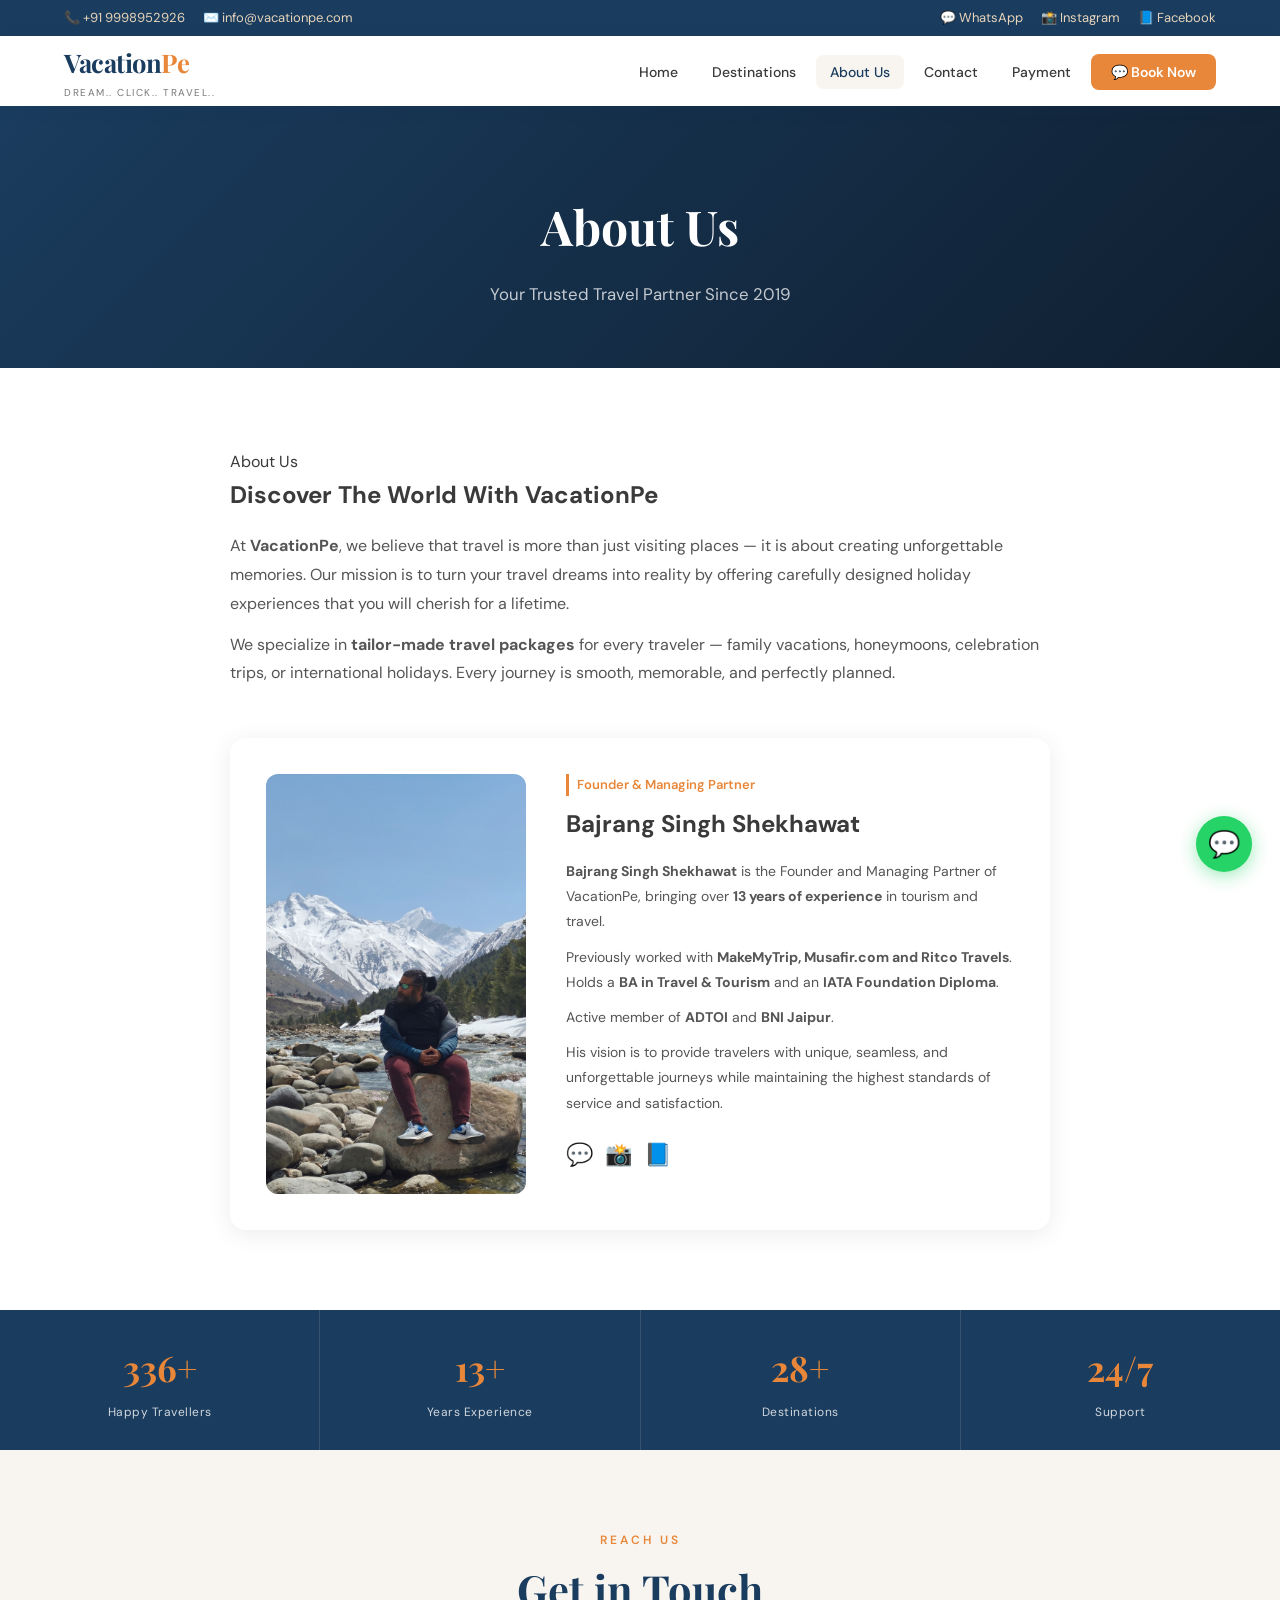
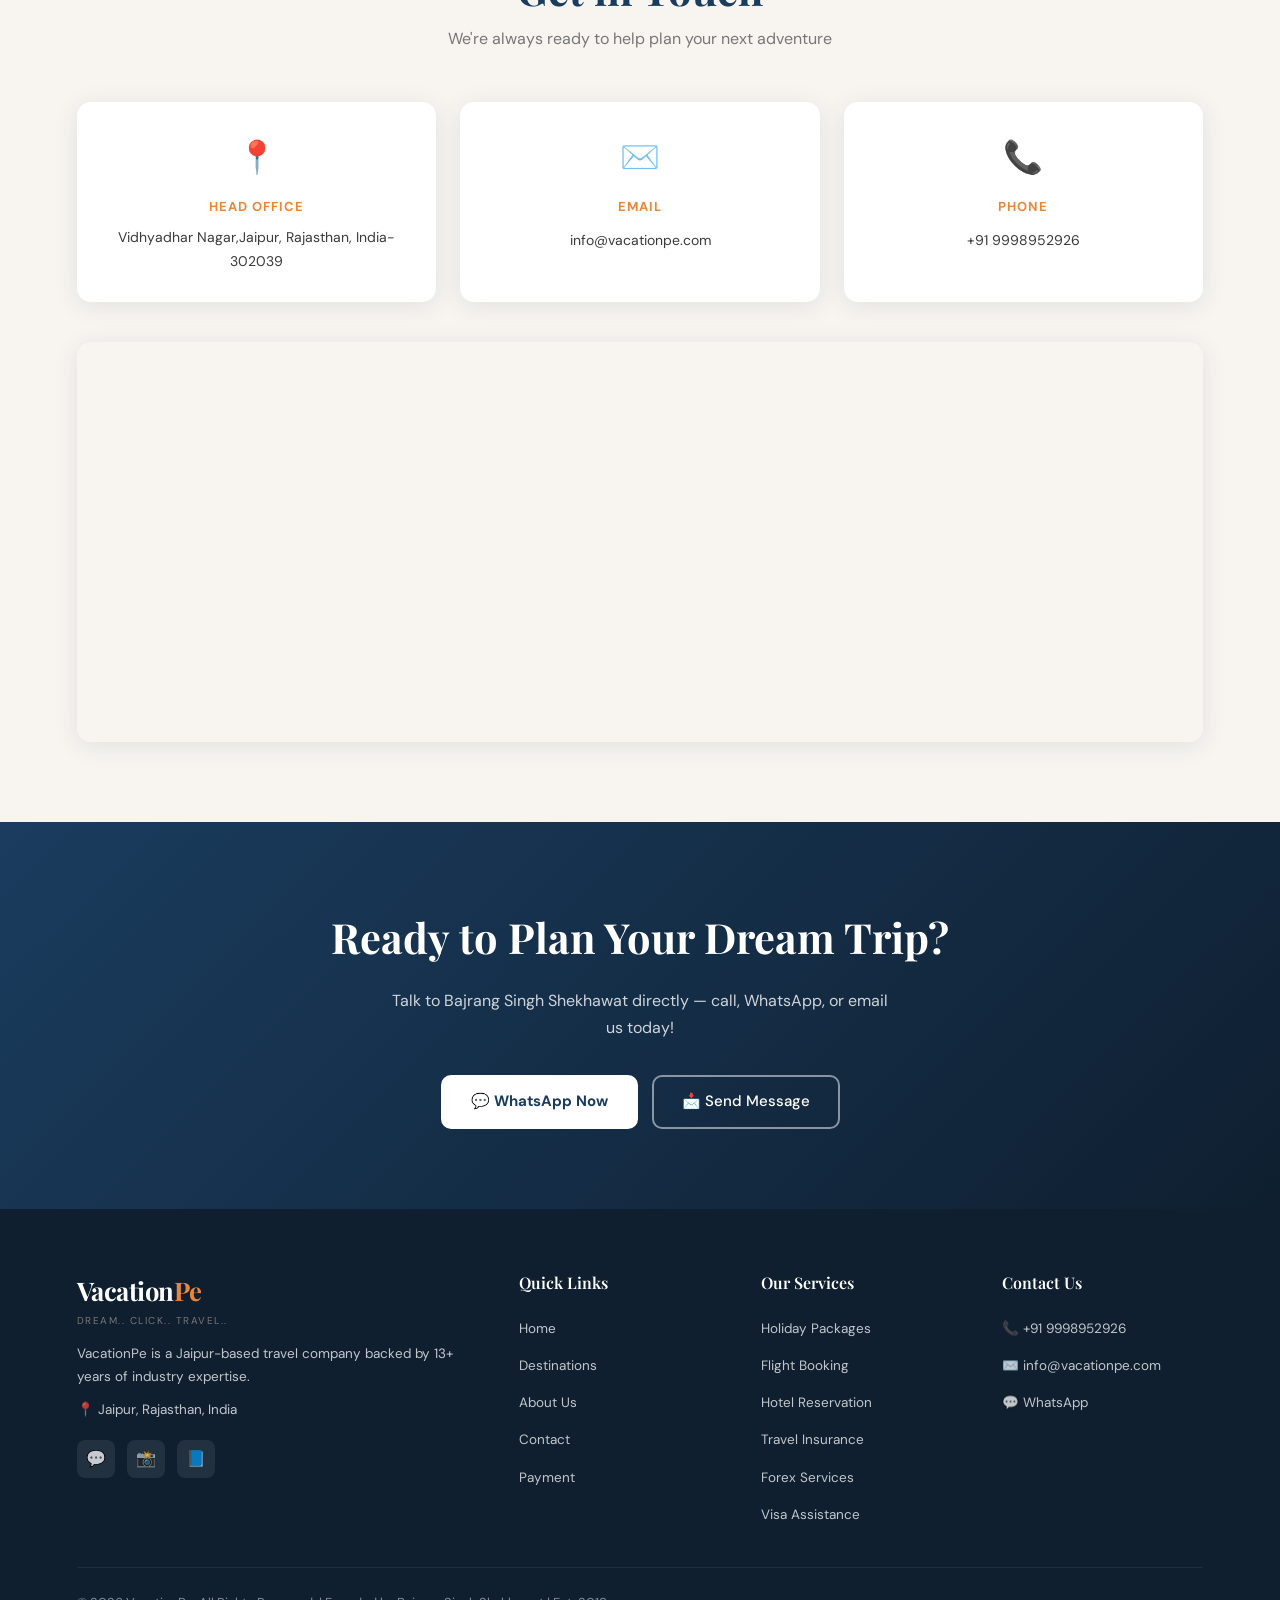
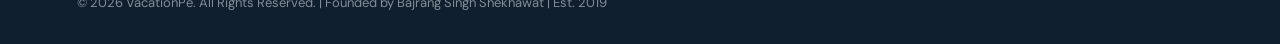
<file: about.html>
<!DOCTYPE html>
<html lang="en">
<head>
  <meta charset="UTF-8" />
  <meta name="viewport" content="width=device-width, initial-scale=1.0" />
  <title>About Us – VacationPe</title>
  <meta name="description" content="Learn about VacationPe and our founder Bajrang Singh Shekhawat, your trusted Jaipur-based travel partner with 13+ years of experience." />
  <link rel="stylesheet" href="style.css" />
</head>
<body>

  <!-- TOPBAR -->
  <div class="topbar">
    <div class="topbar-left">
      <a href="tel:+919998952926">📞 +91 9998952926</a>
      <a href="mailto:info@vacationpe.com">✉️ info@vacationpe.com</a>
    </div>
    <div class="topbar-right">
      <a href="https://api.whatsapp.com/send?phone=919998952926" target="_blank">💬 WhatsApp</a>
      <a href="https://www.instagram.com/vacationpe/" target="_blank">📸 Instagram</a>
      <a href="https://www.facebook.com/VacationPe/" target="_blank">📘 Facebook</a>
    </div>
  </div>

  <!-- NAVBAR -->
  <nav>
    <a href="index.html" class="logo">Vacation<span>Pe</span><small>Dream.. Click.. Travel..</small></a>
    <div class="hamburger"><span></span><span></span><span></span></div>
    <ul class="nav-links">
      <li><a href="index.html">Home</a></li>
      <li><a href="destinations.html">Destinations</a></li>
      <li><a href="about.html">About Us</a></li>
      <li><a href="contact.html">Contact</a></li>
      <li><a href="payment.html">Payment</a></li>
      <li><a href="https://api.whatsapp.com/send?phone=919998952926" class="btn-nav" target="_blank">💬 Book Now</a></li>
    </ul>
  </nav>

  <!-- PAGE HERO -->
  <div class="page-hero">
    <h1>About Us</h1>
    <p>Your Trusted Travel Partner Since 2019</p>
  </div>

  <!-- ABOUT SECTION -->
  <section class="section" style="background:#fff;">
  <div style="max-width:860px; margin:0 auto; padding:0 20px;">

    <!-- TOP: About Us Text -->
    <div style="margin-bottom:50px;">
      <div class="eyebrow">About Us</div>
      <h2>Discover The World With VacationPe</h2>
      <p style="color:#555; line-height:1.8; margin-top:16px; margin-bottom:12px;">At <strong>VacationPe</strong>, we believe that travel is more than just visiting places — it is about creating unforgettable memories. Our mission is to turn your travel dreams into reality by offering carefully designed holiday experiences that you will cherish for a lifetime.</p>
      <p style="color:#555; line-height:1.8; margin-bottom:12px;">We specialize in <strong>tailor-made travel packages</strong> for every traveler — family vacations, honeymoons, celebration trips, or international holidays. Every journey is smooth, memorable, and perfectly planned.</p>
      <p style=
</div>
  </div>

    <!-- BOTTOM: Founder Card -->
    <div style="display:flex; gap:40px; align-items:flex-start; flex-wrap:wrap; background:#fff; border-radius:16px; box-shadow:0 4px 24px rgba(0,0,0,0.08); padding:36px; margin-top:20px;">

      <div style="flex:0 0 260px;">
        <img src="images/bajrang.jpeg" alt="Bajrang Singh Shekhawat" style="width:100%; height:420px; object-fit:cover; object-position:top; border-radius:12px;">
      </div>

      <div style="flex:1; min-width:240px;">
        <p style="color:var(--accent); font-weight:600; font-size:13px; border-left:3px solid var(--accent); padding-left:8px; margin-bottom:8px;">Founder &amp; Managing Partner</p>
        <h3 style="font-size:24px; font-weight:700; margin-bottom:14px;">Bajrang Singh Shekhawat</h3>
        <p style="font-size:14px; color:#555; line-height:1.8; margin-bottom:10px;"><strong>Bajrang Singh Shekhawat</strong> is the Founder and Managing Partner of VacationPe, bringing over <strong>13 years of experience</strong> in tourism and travel.</p>
        <p style="font-size:14px; color:#555; line-height:1.8; margin-bottom:10px;">Previously worked with <strong>MakeMyTrip, Musafir.com and Ritco Travels</strong>. Holds a <strong>BA in Travel &amp; Tourism</strong> and an <strong>IATA Foundation Diploma</strong>.</p>
        <p style="font-size:14px; color:#555; line-height:1.8; margin-bottom:10px;">Active member of <strong>ADTOI</strong> and <strong>BNI Jaipur</strong>.</p>
        <p style="font-size:14px; color:#555; line-height:1.8; margin-bottom:20px;">His vision is to provide travelers with unique, seamless, and unforgettable journeys while maintaining the highest standards of service and satisfaction.</p>
        <div style="display:flex; gap:12px;">
          <a href="https://api.whatsapp.com/send?phone=919998952926" target="_blank" style="font-size:22px;">💬</a>
          <a href="https://www.instagram.com/vacationpe/" target="_blank" style="font-size:22px;">📸</a>
          <a href="https://www.facebook.com/VacationPe/" target="_blank" style="font-size:22px;">📘</a>
        </div>
      </div>

    </div>
  </div>
</section>

  <!-- STATS -->
  <div class="stats-bar">
    <div class="stat-item"><div class="num"><span class="counter" data-target="750" data-suffix="+">0</span></div><div class="label">Happy Travellers</div></div>
    <div class="stat-item"><div class="num"><span class="counter" data-target="13" data-suffix="+">0</span></div><div class="label">Years Experience</div></div>
    <div class="stat-item"><div class="num"><span class="counter" data-target="30" data-suffix="+">0</span></div><div class="label">Destinations</div></div>
    <div class="stat-item"><div class="num">24/7</div><div class="label">Support</div></div>
  </div>

  <!-- CONTACT INFO -->
  <section class="section" style="background:var(--light);">
    <div class="section-header">
      <div class="eyebrow">Reach Us</div>
      <h2>Get in Touch</h2>
      <p>We're always ready to help plan your next adventure</p>
    </div>
    <div class="contact-info-grid">
      <div class="contact-info-card">
        <div class="icon">📍</div>
        <h4>Head Office</h4>
        <p>Vidhyadhar Nagar,Jaipur, Rajasthan, India-302039</p>
      </div>
      <div class="contact-info-card">
        <div class="icon">✉️</div>
        <h4>Email</h4>
        <a href="mailto:info@vacationpe.com">info@vacationpe.com</a>
      </div>
      <div class="contact-info-card">
        <div class="icon">📞</div>
        <h4>Phone</h4>
        <a href="tel:+919998952926">+91 9998952926</a>
      </div>
    </div>
    <!-- Google Map -->
    <div class="map-wrap" style="margin-top:40px;">
     <iframe src="https://www.google.com/maps/embed?pb=!1m18!1m12!1m3!1d3556.223987692404!2d75.77836119999999!3d26.9598053!2m3!1f0!2f0!3f0!3m2!1i1024!2i768!4f13.1!3m3!1m2!1s0x396db34ab3680933%3A0xf174800a0ddc294c!2sVacationPe!5e0!3m2!1sen!2sin!4v1779969363729!5m2!1sen!2sin"
  width="100%"
  height="400"
  style="border:0; border-radius:12px;"
  allowfullscreen=""
  loading="lazy"
  referrerpolicy="no-referrer-when-downgrade">
</iframe>
    </div>
  </section>

  <!-- CTA -->
  <section class="cta-section">
    <h2>Ready to Plan Your Dream Trip?</h2>
    <p>Talk to Bajrang Singh Shekhawat directly — call, WhatsApp, or email us today!</p>
    <div class="cta-btns">
      <a href="https://api.whatsapp.com/send?phone=919998952926" class="btn-cta-white" target="_blank">💬 WhatsApp Now</a>
      <a href="contact.html" class="btn-cta-outline">📩 Send Message</a>
    </div>
  </section>

  <!-- FOOTER -->
  <footer>
    <div class="footer-grid">
      <div class="footer-brand">
        <div class="logo" style="color:#fff;">Vacation<span style="color:var(--accent)">Pe</span><small>Dream.. Click.. Travel..</small></div>
        <p>VacationPe is a Jaipur-based travel company backed by 13+ years of industry expertise.</p>
        <p style="margin-top:10px;">📍 Jaipur, Rajasthan, India</p>
        <div class="social-links">
          <a class="social-link" href="https://api.whatsapp.com/send?phone=919998952926" target="_blank">💬</a>
          <a class="social-link" href="https://www.instagram.com/vacationpe/" target="_blank">📸</a>
          <a class="social-link" href="https://www.facebook.com/VacationPe/" target="_blank">📘</a>
        </div>
      </div>
      <div class="footer-col">
        <h5>Quick Links</h5>
        <ul>
          <li><a href="index.html">Home</a></li>
          <li><a href="destinations.html">Destinations</a></li>
          <li><a href="about.html">About Us</a></li>
          <li><a href="contact.html">Contact</a></li>
          <li><a href="payment.html">Payment</a></li>
        </ul>
      </div>
      <div class="footer-col">
        <h5>Our Services</h5>
        <ul>
          <li><a href="#">Holiday Packages</a></li>
          <li><a href="#">Flight Booking</a></li>
          <li><a href="#">Hotel Reservation</a></li>
          <li><a href="#">Travel Insurance</a></li>
          <li><a href="#">Forex Services</a></li>
          <li><a href="#">Visa Assistance</a></li>
        </ul>
      </div>
      <div class="footer-col">
        <h5>Contact Us</h5>
        <ul>
          <li><a href="tel:+919998952926">📞 +91 9998952926</a></li>
          <li><a href="mailto:info@vacationpe.com">✉️ info@vacationpe.com</a></li>
          <li><a href="https://api.whatsapp.com/send?phone=919998952926" target="_blank">💬 WhatsApp</a></li>
        </ul>
      </div>
    </div>
    <div class="footer-bottom">
      <span>© 2026 VacationPe. All Rights Reserved. | Founded by Bajrang Singh Shekhawat | Est. 2019</span>
    </div>
  </footer>

  <a class="wa-float" href="https://api.whatsapp.com/send?phone=919998952926" target="_blank" title="Chat on WhatsApp">💬</a>
  <script src="main.js"></script>
</body>
</html>
</file>
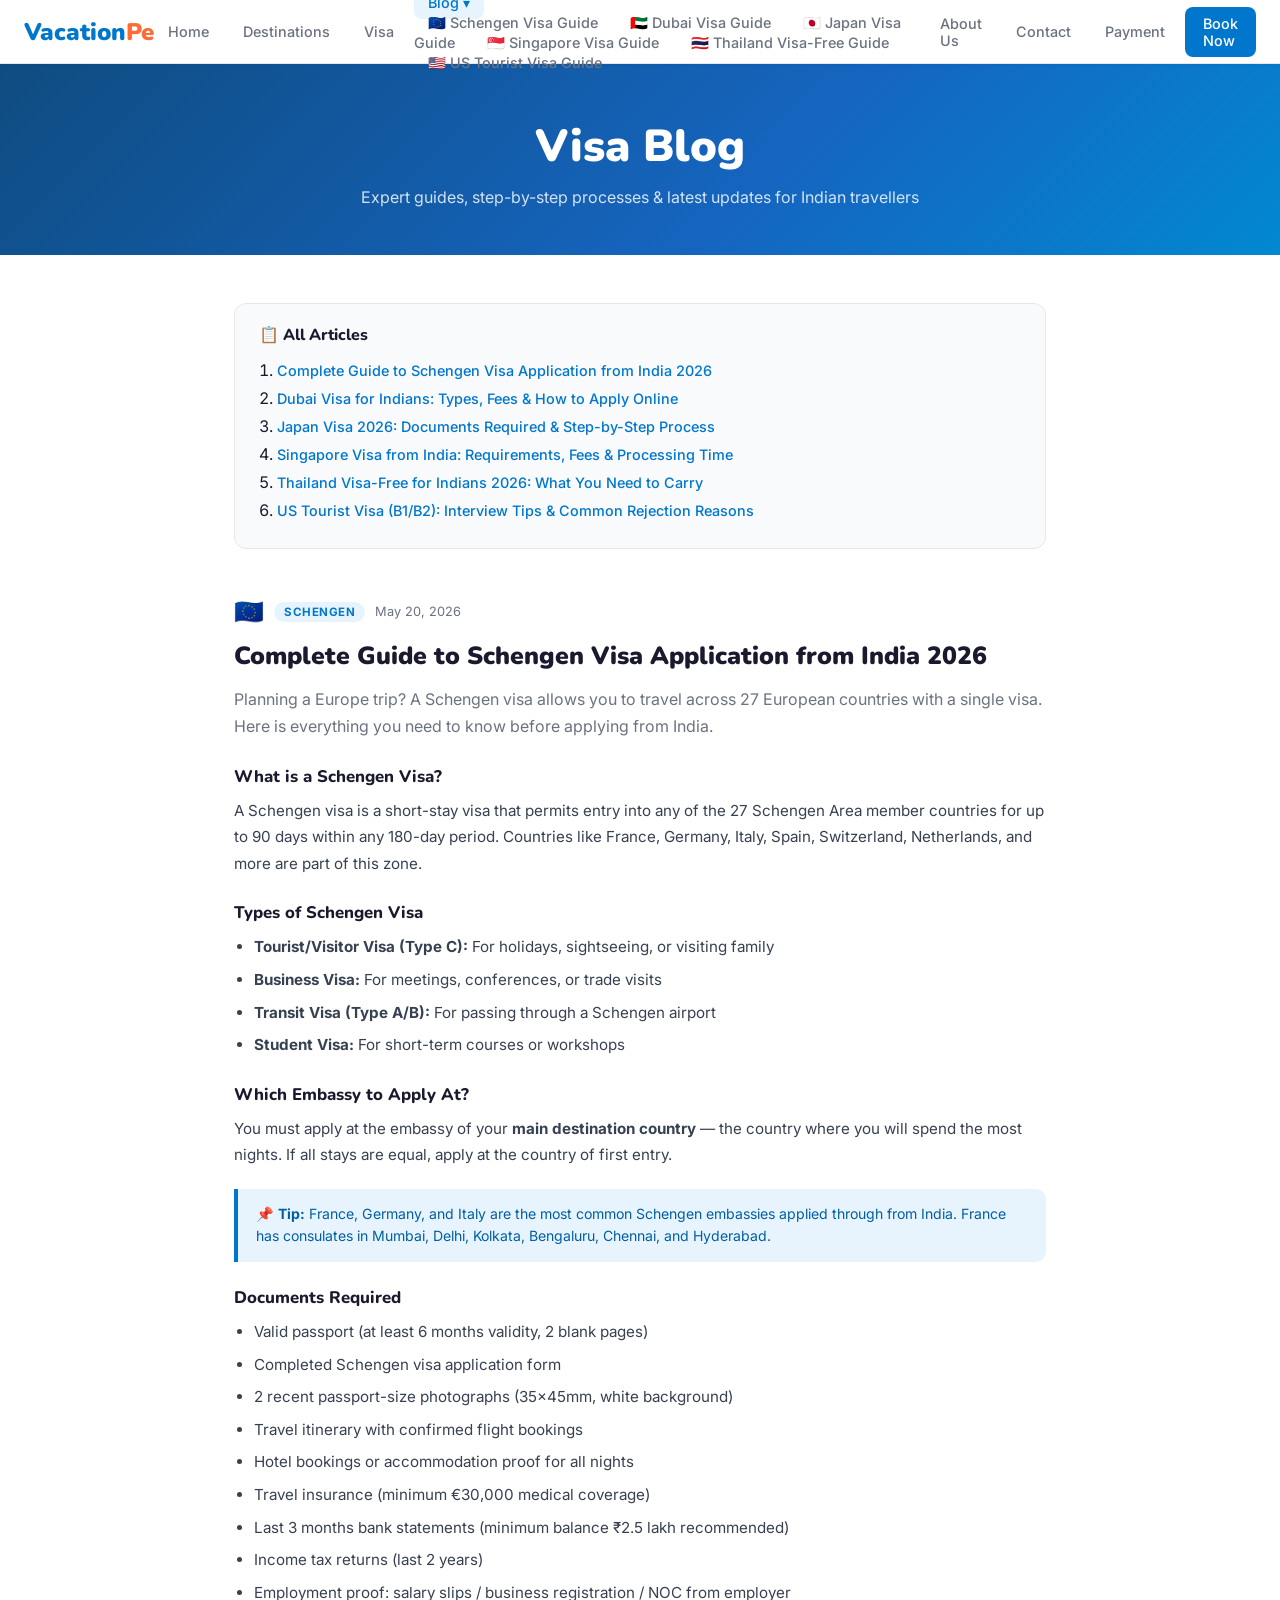
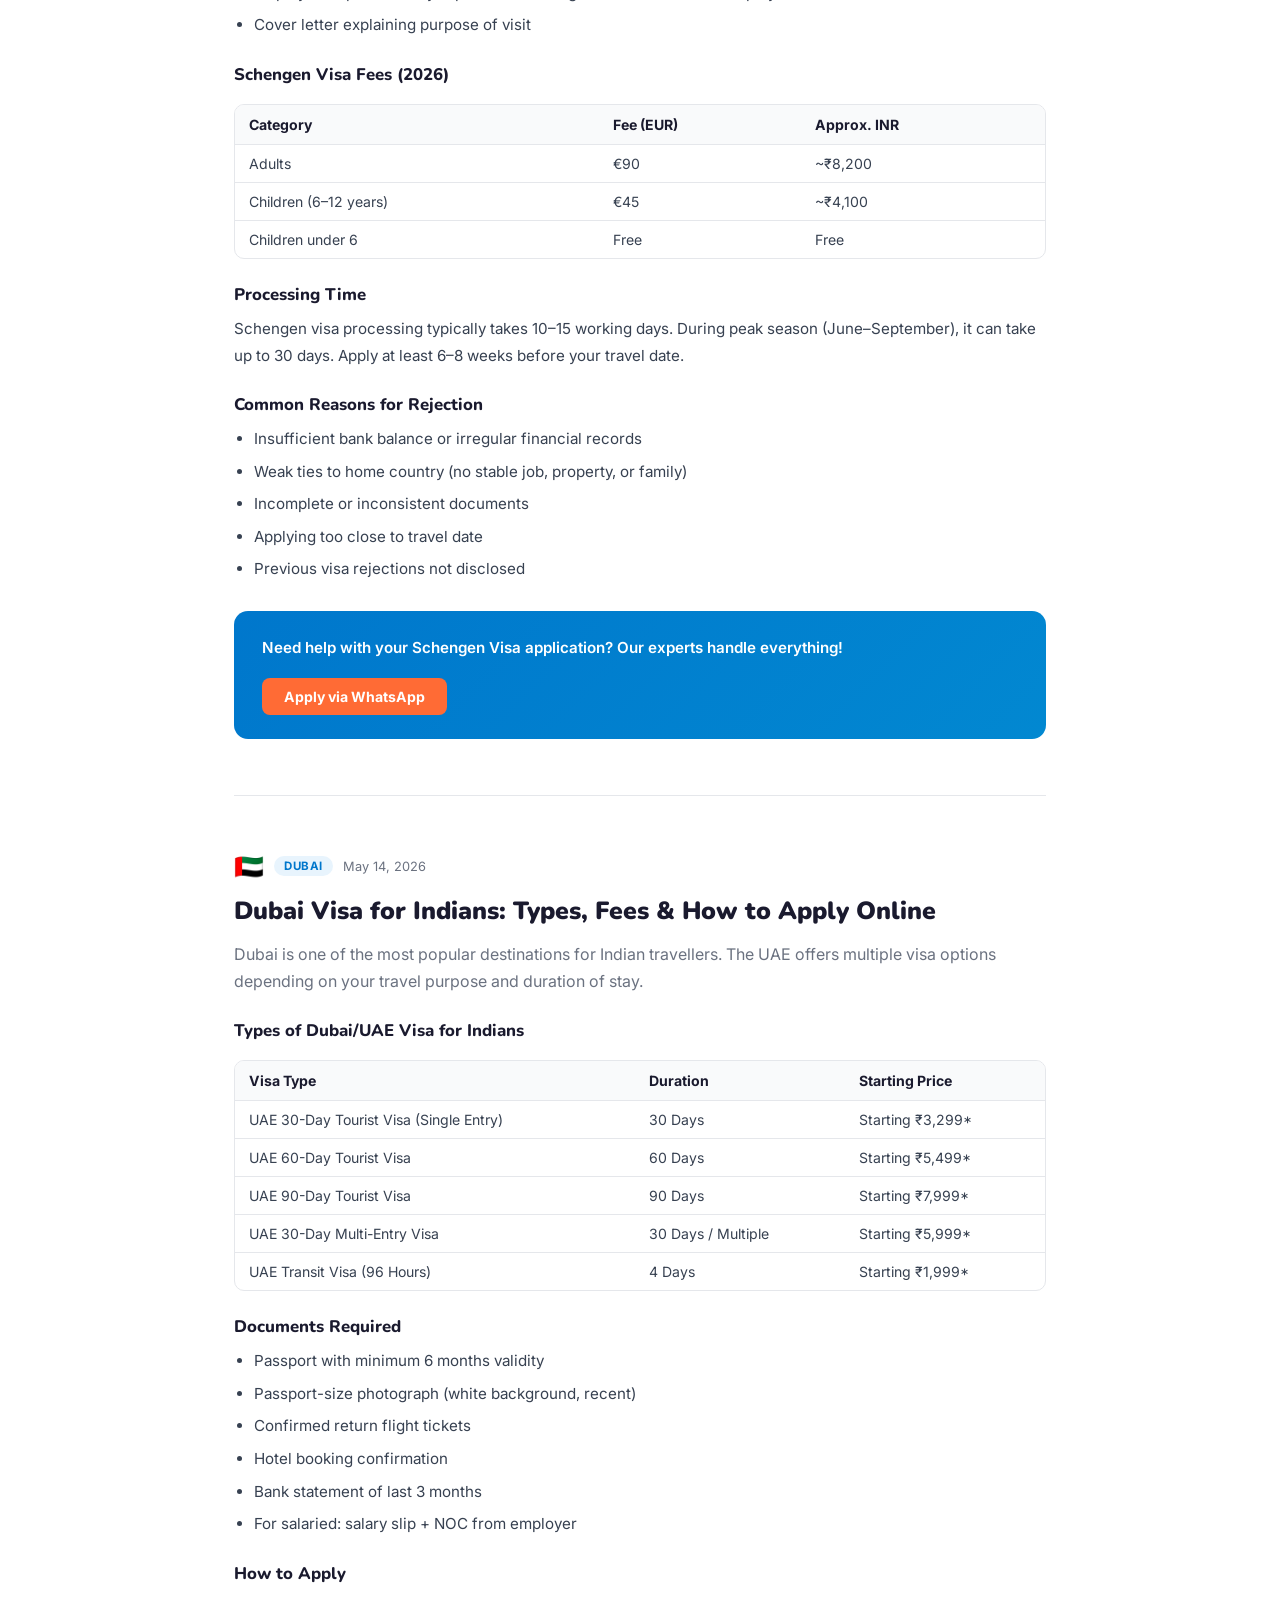
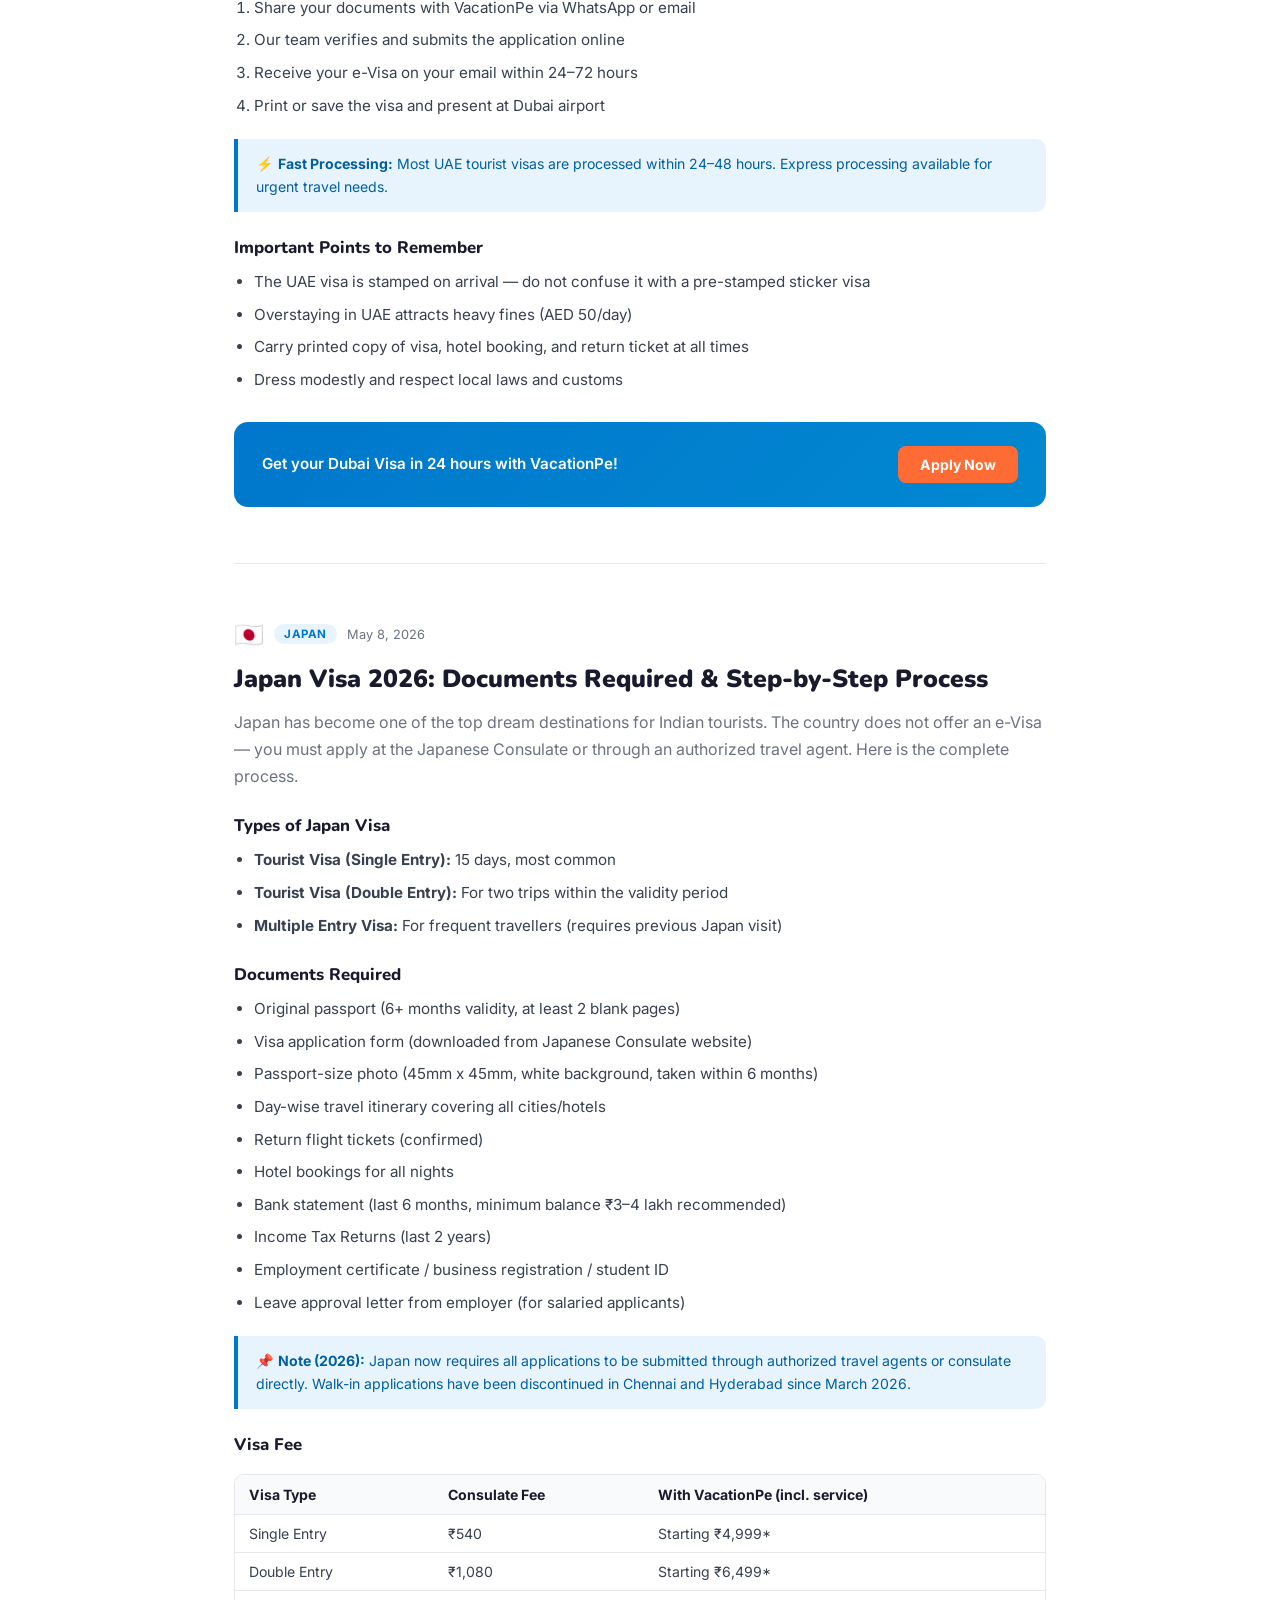
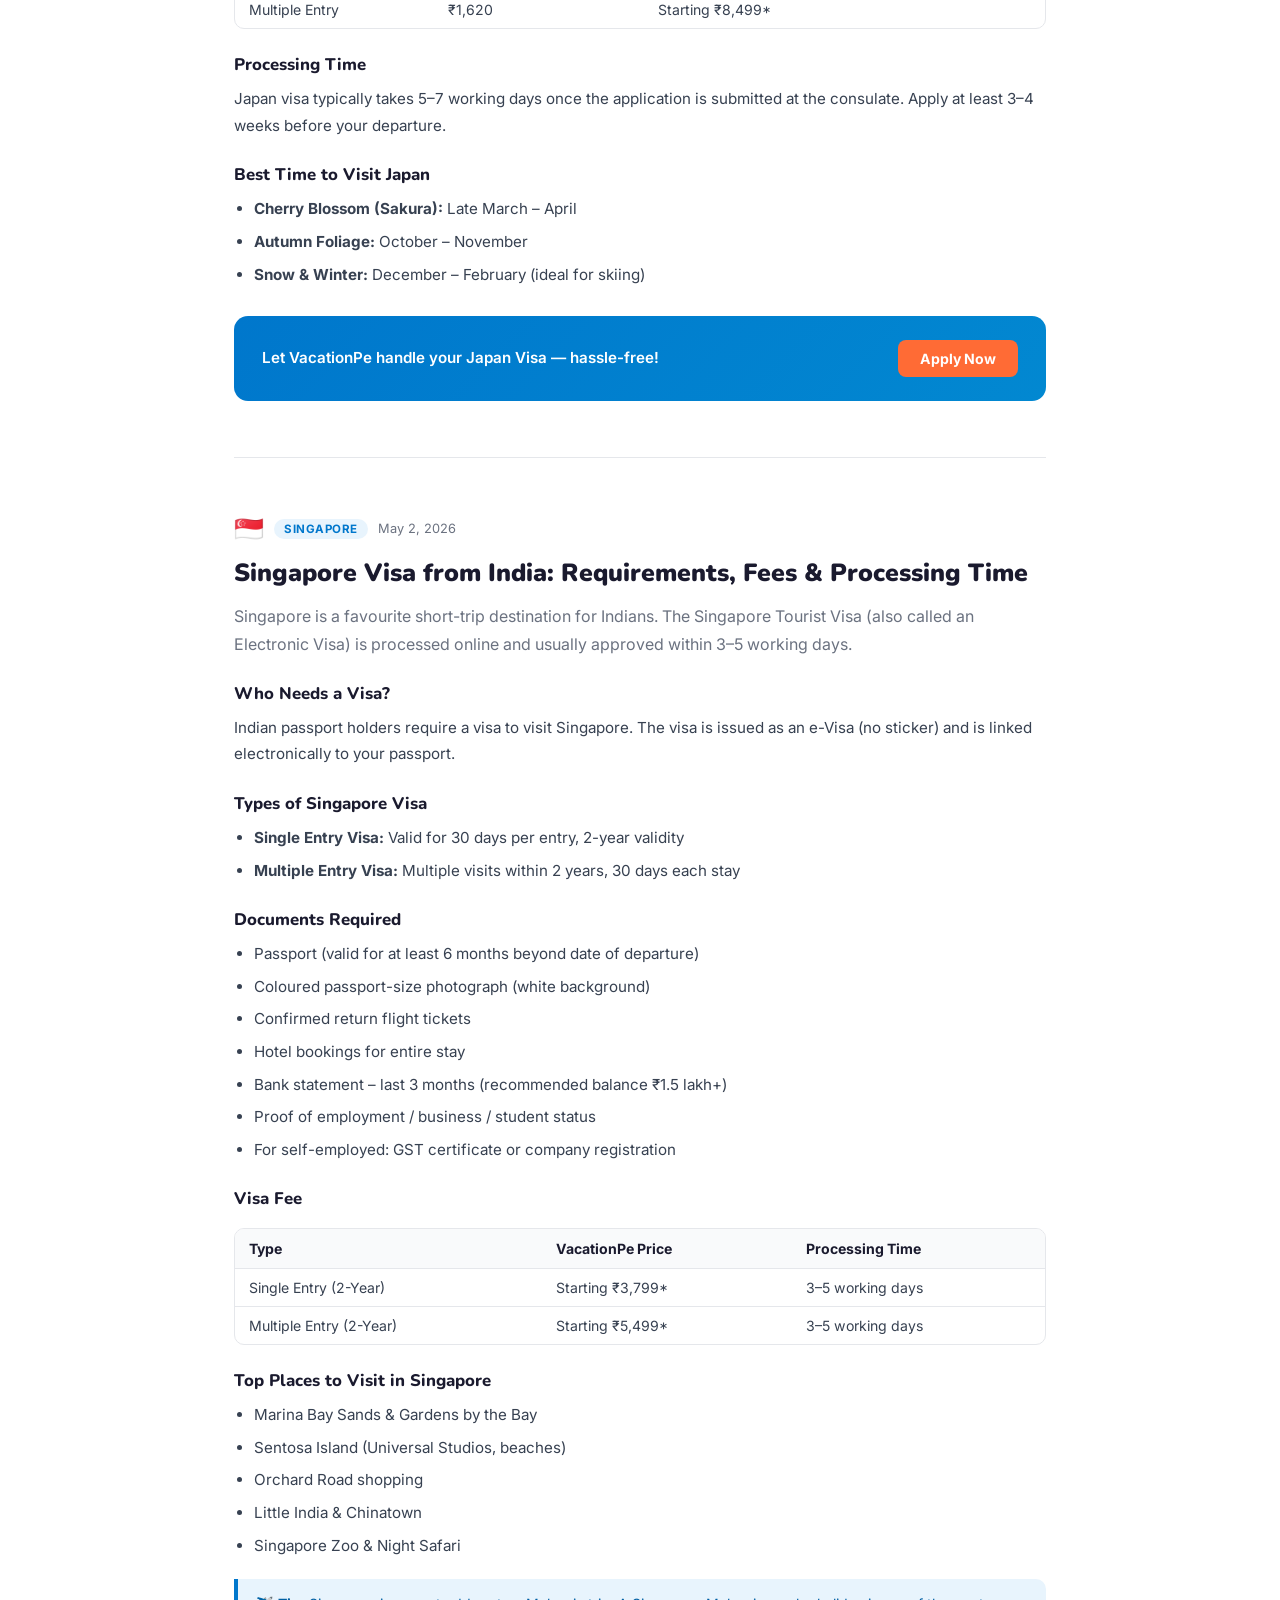
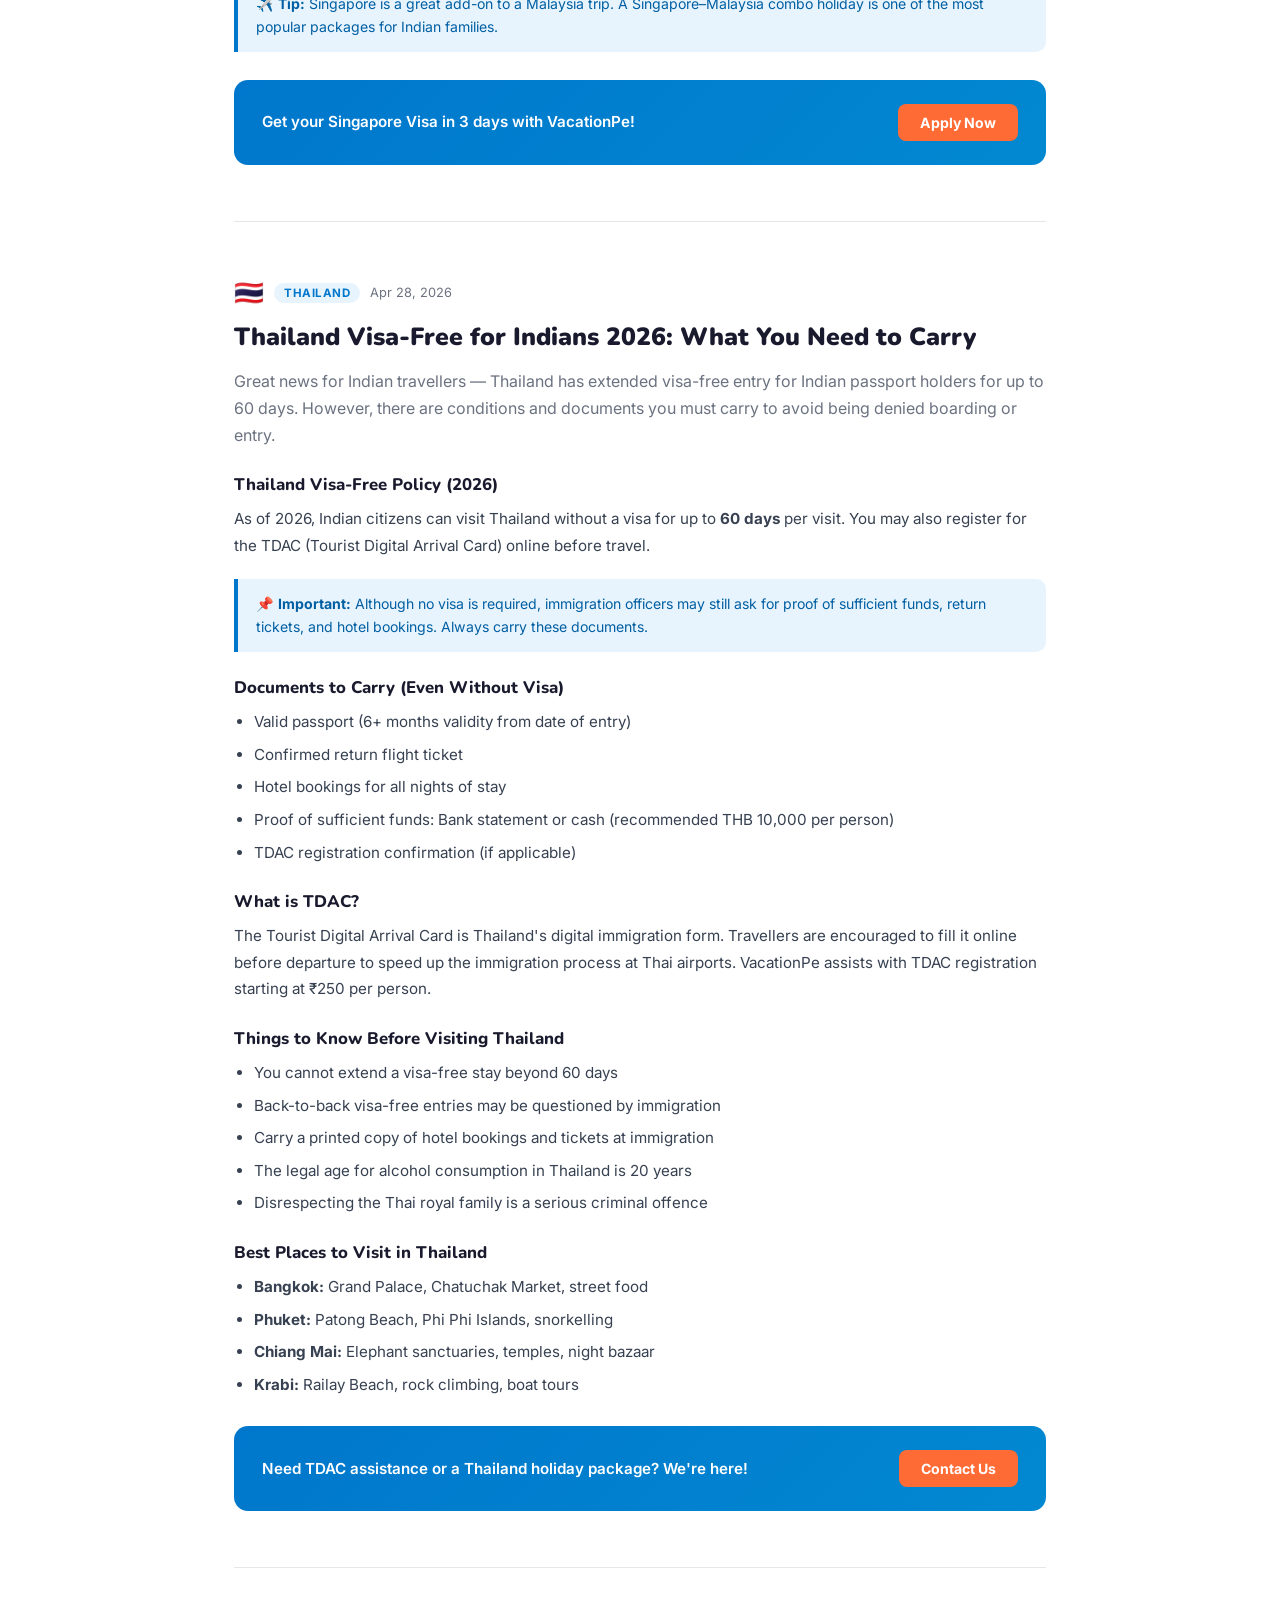
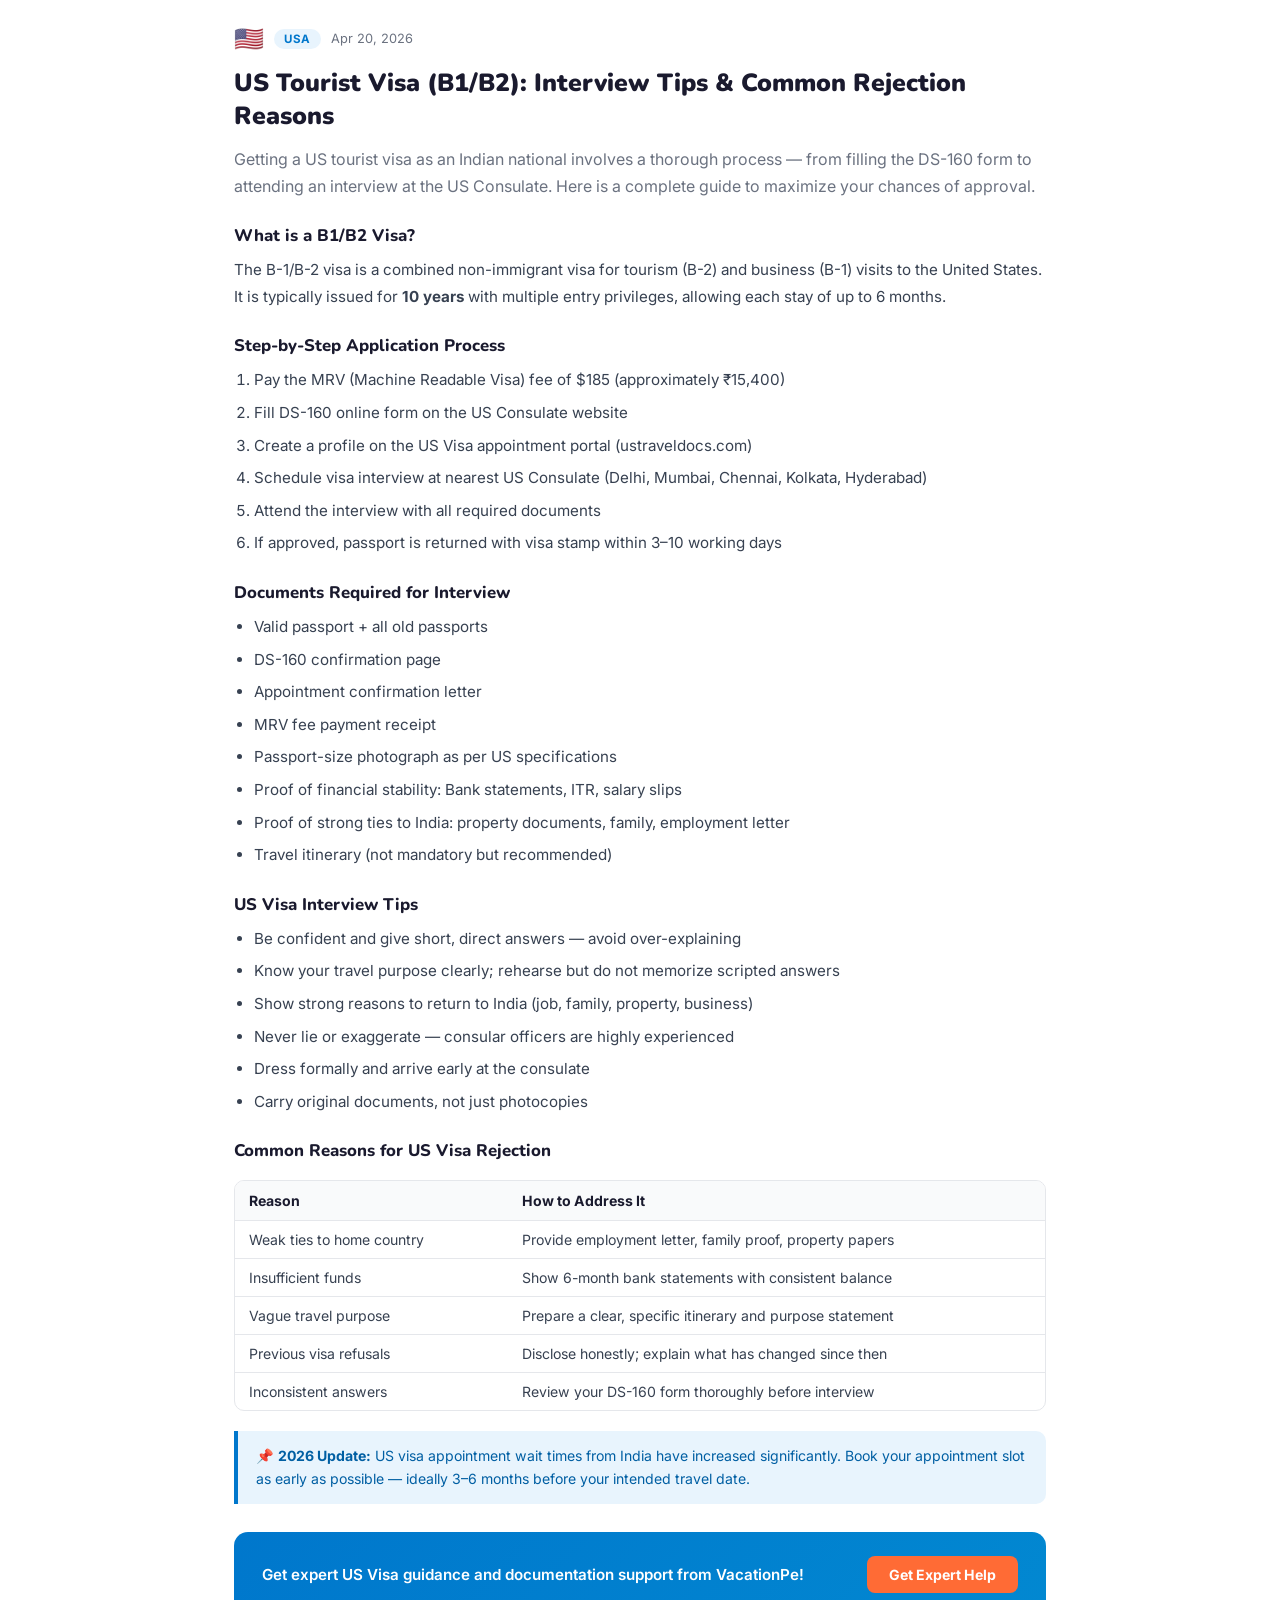
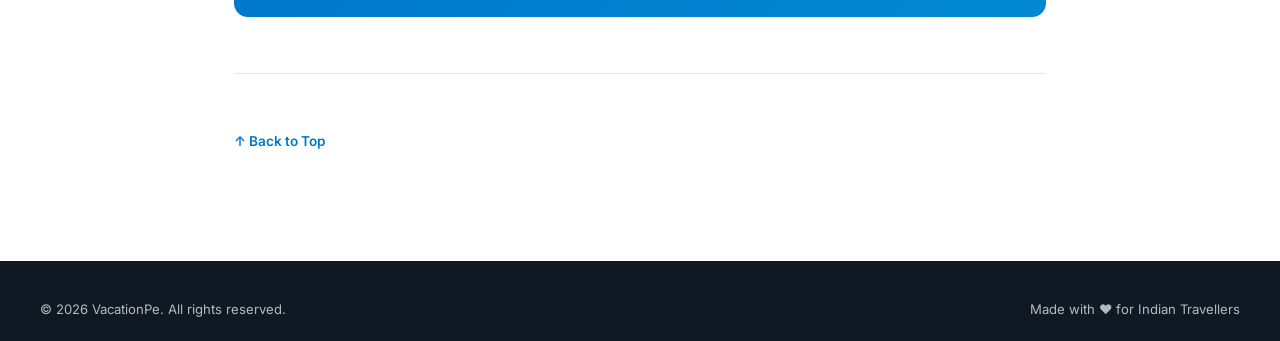
<file: blog.html>
<!DOCTYPE html>
<html lang="en">
<head>
  <meta charset="UTF-8" />
  <meta name="viewport" content="width=device-width, initial-scale=1.0" />
  <title>Visa Blog – Tips, Guides & Updates | VacationPe</title>
  <meta name="description" content="Read expert visa guides, travel tips and country-specific visa information for Indian travellers." />
  <link href="https://fonts.googleapis.com/css2?family=Nunito:wght@400;600;700;800;900&family=Inter:wght@400;500;600&display=swap" rel="stylesheet" />
  <style>
    *, *::before, *::after { box-sizing: border-box; margin: 0; padding: 0; }
    :root {
      --blue: #0077cc; --blue-dark: #005fa3; --blue-light: #e8f4fd;
      --orange: #ff6b35; --green: #22c55e;
      --text: #1a1a2e; --text-muted: #6b7280; --border: #e5e7eb;
      --bg: #f9fafb; --white: #ffffff;
    }
    body { font-family: 'Inter', sans-serif; color: var(--text); background: var(--white); }

    /* NAV */
    nav { position: sticky; top: 0; z-index: 200; background: var(--white); border-bottom: 1px solid var(--border); padding: 0 24px; display: flex; align-items: center; justify-content: space-between; height: 64px; box-shadow: 0 1px 4px rgba(0,0,0,0.06); }
    .nav-logo { font-family: 'Nunito', sans-serif; font-size: 1.5rem; font-weight: 900; color: var(--blue); text-decoration: none; }
    .nav-logo span { color: var(--orange); }
    .nav-links { display: flex; gap: 6px; align-items: center; }
    .nav-links a { text-decoration: none; color: var(--text-muted); font-size: 0.9rem; font-weight: 500; padding: 8px 14px; border-radius: 8px; transition: all 0.2s; }
    .nav-links a:hover, .nav-links a.active { background: var(--blue-light); color: var(--blue); }
    .nav-cta { background: var(--blue); color: #fff !important; border-radius: 8px !important; padding: 8px 18px !important; }
    .nav-cta:hover { background: var(--blue-dark) !important; }

    /* PAGE HERO */
    .page-hero { background: linear-gradient(135deg, #0f4c81 0%, #1565c0 60%, #0288d1 100%); padding: 52px 24px 48px; text-align: center; }
    .page-hero h1 { font-family: 'Nunito', sans-serif; font-size: clamp(1.8rem, 4vw, 2.8rem); font-weight: 900; color: #fff; margin-bottom: 10px; }
    .page-hero p { color: rgba(255,255,255,0.82); font-size: 1rem; }

    /* BLOG LAYOUT */
    .blog-wrapper { max-width: 860px; margin: 0 auto; padding: 48px 24px 80px; }

    /* ARTICLE */
    .article { border-bottom: 1px solid var(--border); padding-bottom: 56px; margin-bottom: 56px; scroll-margin-top: 80px; }
    .article:last-child { border-bottom: none; }

    .article-meta { display: flex; align-items: center; gap: 10px; margin-bottom: 14px; flex-wrap: wrap; }
    .article-tag { background: var(--blue-light); color: var(--blue); font-size: 0.72rem; font-weight: 700; padding: 3px 10px; border-radius: 20px; text-transform: uppercase; letter-spacing: 0.5px; }
    .article-date { color: var(--text-muted); font-size: 0.8rem; }
    .article-flag { font-size: 1.5rem; }

    .article h2 { font-family: 'Nunito', sans-serif; font-size: 1.55rem; font-weight: 900; color: var(--text); margin-bottom: 14px; line-height: 1.3; }
    .article .intro { font-size: 1rem; color: var(--text-muted); line-height: 1.7; margin-bottom: 24px; }

    .article h3 { font-family: 'Nunito', sans-serif; font-size: 1.05rem; font-weight: 800; color: var(--text); margin: 24px 0 10px; }
    .article p { font-size: 0.95rem; line-height: 1.75; color: #374151; margin-bottom: 12px; }
    .article ul, .article ol { padding-left: 20px; margin-bottom: 14px; }
    .article li { font-size: 0.95rem; line-height: 1.75; color: #374151; margin-bottom: 6px; }

    /* INFO BOX */
    .info-box { background: var(--blue-light); border-left: 4px solid var(--blue); border-radius: 0 10px 10px 0; padding: 14px 18px; margin: 20px 0; }
    .info-box p { font-size: 0.88rem; color: var(--blue-dark); margin: 0; line-height: 1.6; }

    /* TABLE */
    .table-wrap { overflow-x: auto; margin: 18px 0; border-radius: 10px; border: 1px solid var(--border); }
    table { width: 100%; border-collapse: collapse; font-size: 0.88rem; }
    th { background: var(--bg); font-weight: 700; color: var(--text); padding: 11px 14px; text-align: left; border-bottom: 1px solid var(--border); }
    td { padding: 10px 14px; border-bottom: 1px solid var(--border); color: #374151; }
    tr:last-child td { border-bottom: none; }
    tr:hover td { background: #f0f7ff; }

    /* CTA BOX */
    .cta-box { background: linear-gradient(135deg, var(--blue) 0%, #0288d1 100%); border-radius: 14px; padding: 24px 28px; display: flex; align-items: center; justify-content: space-between; gap: 16px; margin-top: 28px; flex-wrap: wrap; }
    .cta-box p { color: #fff; font-weight: 600; font-size: 0.95rem; margin: 0; }
    .cta-box a { background: var(--orange); color: #fff; text-decoration: none; font-weight: 700; font-size: 0.88rem; padding: 10px 22px; border-radius: 8px; white-space: nowrap; transition: background 0.2s; }
    .cta-box a:hover { background: #e85a24; }

    /* BACK TO TOP */
    .back-to-top { display: inline-flex; align-items: center; gap: 6px; color: var(--blue); font-size: 0.85rem; font-weight: 600; text-decoration: none; margin-bottom: 32px; }
    .back-to-top:hover { text-decoration: underline; }

    /* INDEX SIDEBAR (top) */
    .toc { background: var(--bg); border: 1px solid var(--border); border-radius: 12px; padding: 20px 24px; margin-bottom: 48px; }
    .toc h3 { font-family: 'Nunito', sans-serif; font-weight: 800; font-size: 1rem; margin-bottom: 14px; color: var(--text); }
    .toc ol { padding-left: 18px; }
    .toc li { margin-bottom: 8px; }
    .toc a { color: var(--blue); text-decoration: none; font-size: 0.9rem; font-weight: 500; }
    .toc a:hover { text-decoration: underline; }

    /* FOOTER */
    footer { background: #0f1923; color: rgba(255,255,255,0.7); padding: 40px 24px 24px; }
    .footer-bottom { max-width: 1200px; margin: 0 auto; display: flex; justify-content: space-between; font-size: 0.82rem; flex-wrap: wrap; gap: 10px; }

    @media (max-width: 768px) { nav .nav-links { display: none; } .cta-box { flex-direction: column; } }
  </style>
</head>
<body>

<nav>
  <a href="index.html" class="nav-logo">Vacation<span>Pe</span></a>
  <div class="nav-links">
    <a href="index.html">Home</a>
    <a href="index.html#destinations">Destinations</a>
    <a href="visa.html">Visa</a>
    <div class="nav-dropdown">
      <a href="blog.html" class="active nav-dropdown-toggle">Blog ▾</a>
      <div class="nav-dropdown-menu">
        <a href="blog.html#schengen-guide">🇪🇺 Schengen Visa Guide</a>
        <a href="blog.html#dubai-guide">🇦🇪 Dubai Visa Guide</a>
        <a href="blog.html#japan-visa">🇯🇵 Japan Visa Guide</a>
        <a href="blog.html#singapore-visa">🇸🇬 Singapore Visa Guide</a>
        <a href="blog.html#thailand-visa">🇹🇭 Thailand Visa-Free Guide</a>
        <a href="blog.html#usa-visa">🇺🇸 US Tourist Visa Guide</a>
      </div>
    </div>
    <a href="about.html">About Us</a>
    <a href="contact.html">Contact</a>
    <a href="payment.html">Payment</a>
    <a href="#" class="nav-cta" onclick="return false;">Book Now</a>
  </div>
</nav>

<div class="page-hero">
  <h1>Visa Blog</h1>
  <p>Expert guides, step-by-step processes & latest updates for Indian travellers</p>
</div>

<div class="blog-wrapper">

  <!-- TABLE OF CONTENTS -->
  <div class="toc">
    <h3>📋 All Articles</h3>
    <ol>
      <li><a href="#schengen-guide">Complete Guide to Schengen Visa Application from India 2026</a></li>
      <li><a href="#dubai-guide">Dubai Visa for Indians: Types, Fees & How to Apply Online</a></li>
      <li><a href="#japan-visa">Japan Visa 2026: Documents Required & Step-by-Step Process</a></li>
      <li><a href="#singapore-visa">Singapore Visa from India: Requirements, Fees & Processing Time</a></li>
      <li><a href="#thailand-visa">Thailand Visa-Free for Indians 2026: What You Need to Carry</a></li>
      <li><a href="#usa-visa">US Tourist Visa (B1/B2): Interview Tips & Common Rejection Reasons</a></li>
    </ol>
  </div>

  <!-- ═══════════════════════════════════════════
       ARTICLE 1 — SCHENGEN
  ═══════════════════════════════════════════ -->
  <article class="article" id="schengen-guide">
    <div class="article-meta">
      <span class="article-flag">🇪🇺</span>
      <span class="article-tag">Schengen</span>
      <span class="article-date">May 20, 2026</span>
    </div>
    <h2>Complete Guide to Schengen Visa Application from India 2026</h2>
    <p class="intro">Planning a Europe trip? A Schengen visa allows you to travel across 27 European countries with a single visa. Here is everything you need to know before applying from India.</p>

    <h3>What is a Schengen Visa?</h3>
    <p>A Schengen visa is a short-stay visa that permits entry into any of the 27 Schengen Area member countries for up to 90 days within any 180-day period. Countries like France, Germany, Italy, Spain, Switzerland, Netherlands, and more are part of this zone.</p>

    <h3>Types of Schengen Visa</h3>
    <ul>
      <li><strong>Tourist/Visitor Visa (Type C):</strong> For holidays, sightseeing, or visiting family</li>
      <li><strong>Business Visa:</strong> For meetings, conferences, or trade visits</li>
      <li><strong>Transit Visa (Type A/B):</strong> For passing through a Schengen airport</li>
      <li><strong>Student Visa:</strong> For short-term courses or workshops</li>
    </ul>

    <h3>Which Embassy to Apply At?</h3>
    <p>You must apply at the embassy of your <strong>main destination country</strong> — the country where you will spend the most nights. If all stays are equal, apply at the country of first entry.</p>

    <div class="info-box">
      <p>📌 <strong>Tip:</strong> France, Germany, and Italy are the most common Schengen embassies applied through from India. France has consulates in Mumbai, Delhi, Kolkata, Bengaluru, Chennai, and Hyderabad.</p>
    </div>

    <h3>Documents Required</h3>
    <ul>
      <li>Valid passport (at least 6 months validity, 2 blank pages)</li>
      <li>Completed Schengen visa application form</li>
      <li>2 recent passport-size photographs (35x45mm, white background)</li>
      <li>Travel itinerary with confirmed flight bookings</li>
      <li>Hotel bookings or accommodation proof for all nights</li>
      <li>Travel insurance (minimum €30,000 medical coverage)</li>
      <li>Last 3 months bank statements (minimum balance ₹2.5 lakh recommended)</li>
      <li>Income tax returns (last 2 years)</li>
      <li>Employment proof: salary slips / business registration / NOC from employer</li>
      <li>Cover letter explaining purpose of visit</li>
    </ul>

    <h3>Schengen Visa Fees (2026)</h3>
    <div class="table-wrap">
      <table>
        <tr><th>Category</th><th>Fee (EUR)</th><th>Approx. INR</th></tr>
        <tr><td>Adults</td><td>€90</td><td>~₹8,200</td></tr>
        <tr><td>Children (6–12 years)</td><td>€45</td><td>~₹4,100</td></tr>
        <tr><td>Children under 6</td><td>Free</td><td>Free</td></tr>
      </table>
    </div>

    <h3>Processing Time</h3>
    <p>Schengen visa processing typically takes 10–15 working days. During peak season (June–September), it can take up to 30 days. Apply at least 6–8 weeks before your travel date.</p>

    <h3>Common Reasons for Rejection</h3>
    <ul>
      <li>Insufficient bank balance or irregular financial records</li>
      <li>Weak ties to home country (no stable job, property, or family)</li>
      <li>Incomplete or inconsistent documents</li>
      <li>Applying too close to travel date</li>
      <li>Previous visa rejections not disclosed</li>
    </ul>

    <div class="cta-box">
      <p>Need help with your Schengen Visa application? Our experts handle everything!</p>
      <a href="https://api.whatsapp.com/send?phone=919998952926&text=I need help with Schengen Visa">Apply via WhatsApp</a>
    </div>
  </article>

  <!-- ═══════════════════════════════════════════
       ARTICLE 2 — DUBAI
  ═══════════════════════════════════════════ -->
  <article class="article" id="dubai-guide">
    <div class="article-meta">
      <span class="article-flag">🇦🇪</span>
      <span class="article-tag">Dubai</span>
      <span class="article-date">May 14, 2026</span>
    </div>
    <h2>Dubai Visa for Indians: Types, Fees & How to Apply Online</h2>
    <p class="intro">Dubai is one of the most popular destinations for Indian travellers. The UAE offers multiple visa options depending on your travel purpose and duration of stay.</p>

    <h3>Types of Dubai/UAE Visa for Indians</h3>
    <div class="table-wrap">
      <table>
        <tr><th>Visa Type</th><th>Duration</th><th>Starting Price</th></tr>
        <tr><td>UAE 30-Day Tourist Visa (Single Entry)</td><td>30 Days</td><td>Starting ₹3,299*</td></tr>
        <tr><td>UAE 60-Day Tourist Visa</td><td>60 Days</td><td>Starting ₹5,499*</td></tr>
        <tr><td>UAE 90-Day Tourist Visa</td><td>90 Days</td><td>Starting ₹7,999*</td></tr>
        <tr><td>UAE 30-Day Multi-Entry Visa</td><td>30 Days / Multiple</td><td>Starting ₹5,999*</td></tr>
        <tr><td>UAE Transit Visa (96 Hours)</td><td>4 Days</td><td>Starting ₹1,999*</td></tr>
      </table>
    </div>

    <h3>Documents Required</h3>
    <ul>
      <li>Passport with minimum 6 months validity</li>
      <li>Passport-size photograph (white background, recent)</li>
      <li>Confirmed return flight tickets</li>
      <li>Hotel booking confirmation</li>
      <li>Bank statement of last 3 months</li>
      <li>For salaried: salary slip + NOC from employer</li>
    </ul>

    <h3>How to Apply</h3>
    <ol>
      <li>Share your documents with VacationPe via WhatsApp or email</li>
      <li>Our team verifies and submits the application online</li>
      <li>Receive your e-Visa on your email within 24–72 hours</li>
      <li>Print or save the visa and present at Dubai airport</li>
    </ol>

    <div class="info-box">
      <p>⚡ <strong>Fast Processing:</strong> Most UAE tourist visas are processed within 24–48 hours. Express processing available for urgent travel needs.</p>
    </div>

    <h3>Important Points to Remember</h3>
    <ul>
      <li>The UAE visa is stamped on arrival — do not confuse it with a pre-stamped sticker visa</li>
      <li>Overstaying in UAE attracts heavy fines (AED 50/day)</li>
      <li>Carry printed copy of visa, hotel booking, and return ticket at all times</li>
      <li>Dress modestly and respect local laws and customs</li>
    </ul>

    <div class="cta-box">
      <p>Get your Dubai Visa in 24 hours with VacationPe!</p>
      <a href="https://api.whatsapp.com/send?phone=919998952926&text=I need Dubai Visa">Apply Now</a>
    </div>
  </article>

  <!-- ═══════════════════════════════════════════
       ARTICLE 3 — JAPAN
  ═══════════════════════════════════════════ -->
  <article class="article" id="japan-visa">
    <div class="article-meta">
      <span class="article-flag">🇯🇵</span>
      <span class="article-tag">Japan</span>
      <span class="article-date">May 8, 2026</span>
    </div>
    <h2>Japan Visa 2026: Documents Required & Step-by-Step Process</h2>
    <p class="intro">Japan has become one of the top dream destinations for Indian tourists. The country does not offer an e-Visa — you must apply at the Japanese Consulate or through an authorized travel agent. Here is the complete process.</p>

    <h3>Types of Japan Visa</h3>
    <ul>
      <li><strong>Tourist Visa (Single Entry):</strong> 15 days, most common</li>
      <li><strong>Tourist Visa (Double Entry):</strong> For two trips within the validity period</li>
      <li><strong>Multiple Entry Visa:</strong> For frequent travellers (requires previous Japan visit)</li>
    </ul>

    <h3>Documents Required</h3>
    <ul>
      <li>Original passport (6+ months validity, at least 2 blank pages)</li>
      <li>Visa application form (downloaded from Japanese Consulate website)</li>
      <li>Passport-size photo (45mm x 45mm, white background, taken within 6 months)</li>
      <li>Day-wise travel itinerary covering all cities/hotels</li>
      <li>Return flight tickets (confirmed)</li>
      <li>Hotel bookings for all nights</li>
      <li>Bank statement (last 6 months, minimum balance ₹3–4 lakh recommended)</li>
      <li>Income Tax Returns (last 2 years)</li>
      <li>Employment certificate / business registration / student ID</li>
      <li>Leave approval letter from employer (for salaried applicants)</li>
    </ul>

    <div class="info-box">
      <p>📌 <strong>Note (2026):</strong> Japan now requires all applications to be submitted through authorized travel agents or consulate directly. Walk-in applications have been discontinued in Chennai and Hyderabad since March 2026.</p>
    </div>

    <h3>Visa Fee</h3>
    <div class="table-wrap">
      <table>
        <tr><th>Visa Type</th><th>Consulate Fee</th><th>With VacationPe (incl. service)</th></tr>
        <tr><td>Single Entry</td><td>₹540</td><td>Starting ₹4,999*</td></tr>
        <tr><td>Double Entry</td><td>₹1,080</td><td>Starting ₹6,499*</td></tr>
        <tr><td>Multiple Entry</td><td>₹1,620</td><td>Starting ₹8,499*</td></tr>
      </table>
    </div>

    <h3>Processing Time</h3>
    <p>Japan visa typically takes 5–7 working days once the application is submitted at the consulate. Apply at least 3–4 weeks before your departure.</p>

    <h3>Best Time to Visit Japan</h3>
    <ul>
      <li><strong>Cherry Blossom (Sakura):</strong> Late March – April</li>
      <li><strong>Autumn Foliage:</strong> October – November</li>
      <li><strong>Snow & Winter:</strong> December – February (ideal for skiing)</li>
    </ul>

    <div class="cta-box">
      <p>Let VacationPe handle your Japan Visa — hassle-free!</p>
      <a href="https://api.whatsapp.com/send?phone=919998952926&text=I need Japan Visa">Apply Now</a>
    </div>
  </article>

  <!-- ═══════════════════════════════════════════
       ARTICLE 4 — SINGAPORE
  ═══════════════════════════════════════════ -->
  <article class="article" id="singapore-visa">
    <div class="article-meta">
      <span class="article-flag">🇸🇬</span>
      <span class="article-tag">Singapore</span>
      <span class="article-date">May 2, 2026</span>
    </div>
    <h2>Singapore Visa from India: Requirements, Fees & Processing Time</h2>
    <p class="intro">Singapore is a favourite short-trip destination for Indians. The Singapore Tourist Visa (also called an Electronic Visa) is processed online and usually approved within 3–5 working days.</p>

    <h3>Who Needs a Visa?</h3>
    <p>Indian passport holders require a visa to visit Singapore. The visa is issued as an e-Visa (no sticker) and is linked electronically to your passport.</p>

    <h3>Types of Singapore Visa</h3>
    <ul>
      <li><strong>Single Entry Visa:</strong> Valid for 30 days per entry, 2-year validity</li>
      <li><strong>Multiple Entry Visa:</strong> Multiple visits within 2 years, 30 days each stay</li>
    </ul>

    <h3>Documents Required</h3>
    <ul>
      <li>Passport (valid for at least 6 months beyond date of departure)</li>
      <li>Coloured passport-size photograph (white background)</li>
      <li>Confirmed return flight tickets</li>
      <li>Hotel bookings for entire stay</li>
      <li>Bank statement – last 3 months (recommended balance ₹1.5 lakh+)</li>
      <li>Proof of employment / business / student status</li>
      <li>For self-employed: GST certificate or company registration</li>
    </ul>

    <h3>Visa Fee</h3>
    <div class="table-wrap">
      <table>
        <tr><th>Type</th><th>VacationPe Price</th><th>Processing Time</th></tr>
        <tr><td>Single Entry (2-Year)</td><td>Starting ₹3,799*</td><td>3–5 working days</td></tr>
        <tr><td>Multiple Entry (2-Year)</td><td>Starting ₹5,499*</td><td>3–5 working days</td></tr>
      </table>
    </div>

    <h3>Top Places to Visit in Singapore</h3>
    <ul>
      <li>Marina Bay Sands & Gardens by the Bay</li>
      <li>Sentosa Island (Universal Studios, beaches)</li>
      <li>Orchard Road shopping</li>
      <li>Little India & Chinatown</li>
      <li>Singapore Zoo & Night Safari</li>
    </ul>

    <div class="info-box">
      <p>✈️ <strong>Tip:</strong> Singapore is a great add-on to a Malaysia trip. A Singapore–Malaysia combo holiday is one of the most popular packages for Indian families.</p>
    </div>

    <div class="cta-box">
      <p>Get your Singapore Visa in 3 days with VacationPe!</p>
      <a href="https://api.whatsapp.com/send?phone=919998952926&text=I need Singapore Visa">Apply Now</a>
    </div>
  </article>

  <!-- ═══════════════════════════════════════════
       ARTICLE 5 — THAILAND
  ═══════════════════════════════════════════ -->
  <article class="article" id="thailand-visa">
    <div class="article-meta">
      <span class="article-flag">🇹🇭</span>
      <span class="article-tag">Thailand</span>
      <span class="article-date">Apr 28, 2026</span>
    </div>
    <h2>Thailand Visa-Free for Indians 2026: What You Need to Carry</h2>
    <p class="intro">Great news for Indian travellers — Thailand has extended visa-free entry for Indian passport holders for up to 60 days. However, there are conditions and documents you must carry to avoid being denied boarding or entry.</p>

    <h3>Thailand Visa-Free Policy (2026)</h3>
    <p>As of 2026, Indian citizens can visit Thailand without a visa for up to <strong>60 days</strong> per visit. You may also register for the TDAC (Tourist Digital Arrival Card) online before travel.</p>

    <div class="info-box">
      <p>📌 <strong>Important:</strong> Although no visa is required, immigration officers may still ask for proof of sufficient funds, return tickets, and hotel bookings. Always carry these documents.</p>
    </div>

    <h3>Documents to Carry (Even Without Visa)</h3>
    <ul>
      <li>Valid passport (6+ months validity from date of entry)</li>
      <li>Confirmed return flight ticket</li>
      <li>Hotel bookings for all nights of stay</li>
      <li>Proof of sufficient funds: Bank statement or cash (recommended THB 10,000 per person)</li>
      <li>TDAC registration confirmation (if applicable)</li>
    </ul>

    <h3>What is TDAC?</h3>
    <p>The Tourist Digital Arrival Card is Thailand's digital immigration form. Travellers are encouraged to fill it online before departure to speed up the immigration process at Thai airports. VacationPe assists with TDAC registration starting at ₹250 per person.</p>

    <h3>Things to Know Before Visiting Thailand</h3>
    <ul>
      <li>You cannot extend a visa-free stay beyond 60 days</li>
      <li>Back-to-back visa-free entries may be questioned by immigration</li>
      <li>Carry a printed copy of hotel bookings and tickets at immigration</li>
      <li>The legal age for alcohol consumption in Thailand is 20 years</li>
      <li>Disrespecting the Thai royal family is a serious criminal offence</li>
    </ul>

    <h3>Best Places to Visit in Thailand</h3>
    <ul>
      <li><strong>Bangkok:</strong> Grand Palace, Chatuchak Market, street food</li>
      <li><strong>Phuket:</strong> Patong Beach, Phi Phi Islands, snorkelling</li>
      <li><strong>Chiang Mai:</strong> Elephant sanctuaries, temples, night bazaar</li>
      <li><strong>Krabi:</strong> Railay Beach, rock climbing, boat tours</li>
    </ul>

    <div class="cta-box">
      <p>Need TDAC assistance or a Thailand holiday package? We're here!</p>
      <a href="https://api.whatsapp.com/send?phone=919998952926&text=I need help with Thailand TDAC or holiday package">Contact Us</a>
    </div>
  </article>

  <!-- ═══════════════════════════════════════════
       ARTICLE 6 — USA
  ═══════════════════════════════════════════ -->
  <article class="article" id="usa-visa">
    <div class="article-meta">
      <span class="article-flag">🇺🇸</span>
      <span class="article-tag">USA</span>
      <span class="article-date">Apr 20, 2026</span>
    </div>
    <h2>US Tourist Visa (B1/B2): Interview Tips & Common Rejection Reasons</h2>
    <p class="intro">Getting a US tourist visa as an Indian national involves a thorough process — from filling the DS-160 form to attending an interview at the US Consulate. Here is a complete guide to maximize your chances of approval.</p>

    <h3>What is a B1/B2 Visa?</h3>
    <p>The B-1/B-2 visa is a combined non-immigrant visa for tourism (B-2) and business (B-1) visits to the United States. It is typically issued for <strong>10 years</strong> with multiple entry privileges, allowing each stay of up to 6 months.</p>

    <h3>Step-by-Step Application Process</h3>
    <ol>
      <li>Pay the MRV (Machine Readable Visa) fee of $185 (approximately ₹15,400)</li>
      <li>Fill DS-160 online form on the US Consulate website</li>
      <li>Create a profile on the US Visa appointment portal (ustraveldocs.com)</li>
      <li>Schedule visa interview at nearest US Consulate (Delhi, Mumbai, Chennai, Kolkata, Hyderabad)</li>
      <li>Attend the interview with all required documents</li>
      <li>If approved, passport is returned with visa stamp within 3–10 working days</li>
    </ol>

    <h3>Documents Required for Interview</h3>
    <ul>
      <li>Valid passport + all old passports</li>
      <li>DS-160 confirmation page</li>
      <li>Appointment confirmation letter</li>
      <li>MRV fee payment receipt</li>
      <li>Passport-size photograph as per US specifications</li>
      <li>Proof of financial stability: Bank statements, ITR, salary slips</li>
      <li>Proof of strong ties to India: property documents, family, employment letter</li>
      <li>Travel itinerary (not mandatory but recommended)</li>
    </ul>

    <h3>US Visa Interview Tips</h3>
    <ul>
      <li>Be confident and give short, direct answers — avoid over-explaining</li>
      <li>Know your travel purpose clearly; rehearse but do not memorize scripted answers</li>
      <li>Show strong reasons to return to India (job, family, property, business)</li>
      <li>Never lie or exaggerate — consular officers are highly experienced</li>
      <li>Dress formally and arrive early at the consulate</li>
      <li>Carry original documents, not just photocopies</li>
    </ul>

    <h3>Common Reasons for US Visa Rejection</h3>
    <div class="table-wrap">
      <table>
        <tr><th>Reason</th><th>How to Address It</th></tr>
        <tr><td>Weak ties to home country</td><td>Provide employment letter, family proof, property papers</td></tr>
        <tr><td>Insufficient funds</td><td>Show 6-month bank statements with consistent balance</td></tr>
        <tr><td>Vague travel purpose</td><td>Prepare a clear, specific itinerary and purpose statement</td></tr>
        <tr><td>Previous visa refusals</td><td>Disclose honestly; explain what has changed since then</td></tr>
        <tr><td>Inconsistent answers</td><td>Review your DS-160 form thoroughly before interview</td></tr>
      </table>
    </div>

    <div class="info-box">
      <p>📌 <strong>2026 Update:</strong> US visa appointment wait times from India have increased significantly. Book your appointment slot as early as possible — ideally 3–6 months before your intended travel date.</p>
    </div>

    <div class="cta-box">
      <p>Get expert US Visa guidance and documentation support from VacationPe!</p>
      <a href="https://api.whatsapp.com/send?phone=919998952926&text=I need help with US Visa B1/B2">Get Expert Help</a>
    </div>
  </article>

  <a href="#" class="back-to-top">↑ Back to Top</a>

</div>

<footer>
  <div class="footer-bottom">
    <span>© 2026 VacationPe. All rights reserved.</span>
    <span>Made with ❤️ for Indian Travellers</span>
  </div>
</footer>

</body>
</html>
</file>
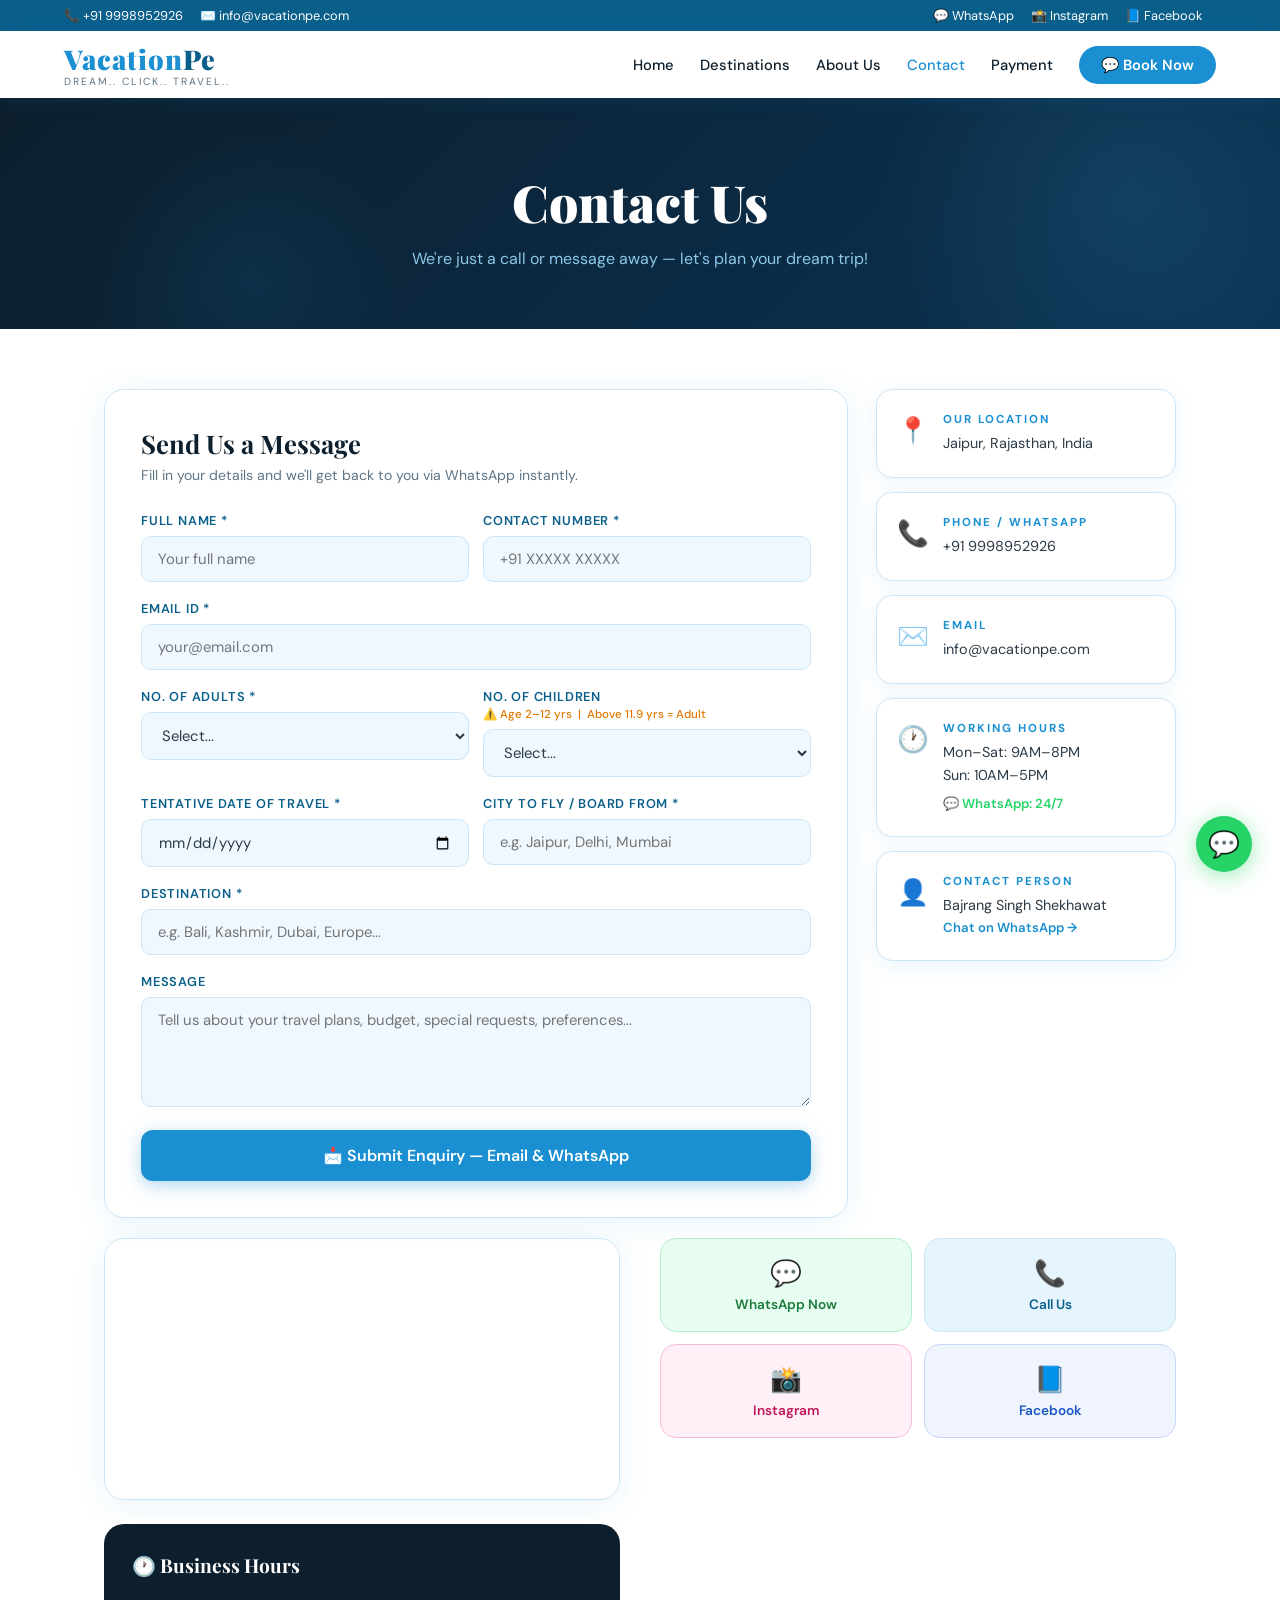
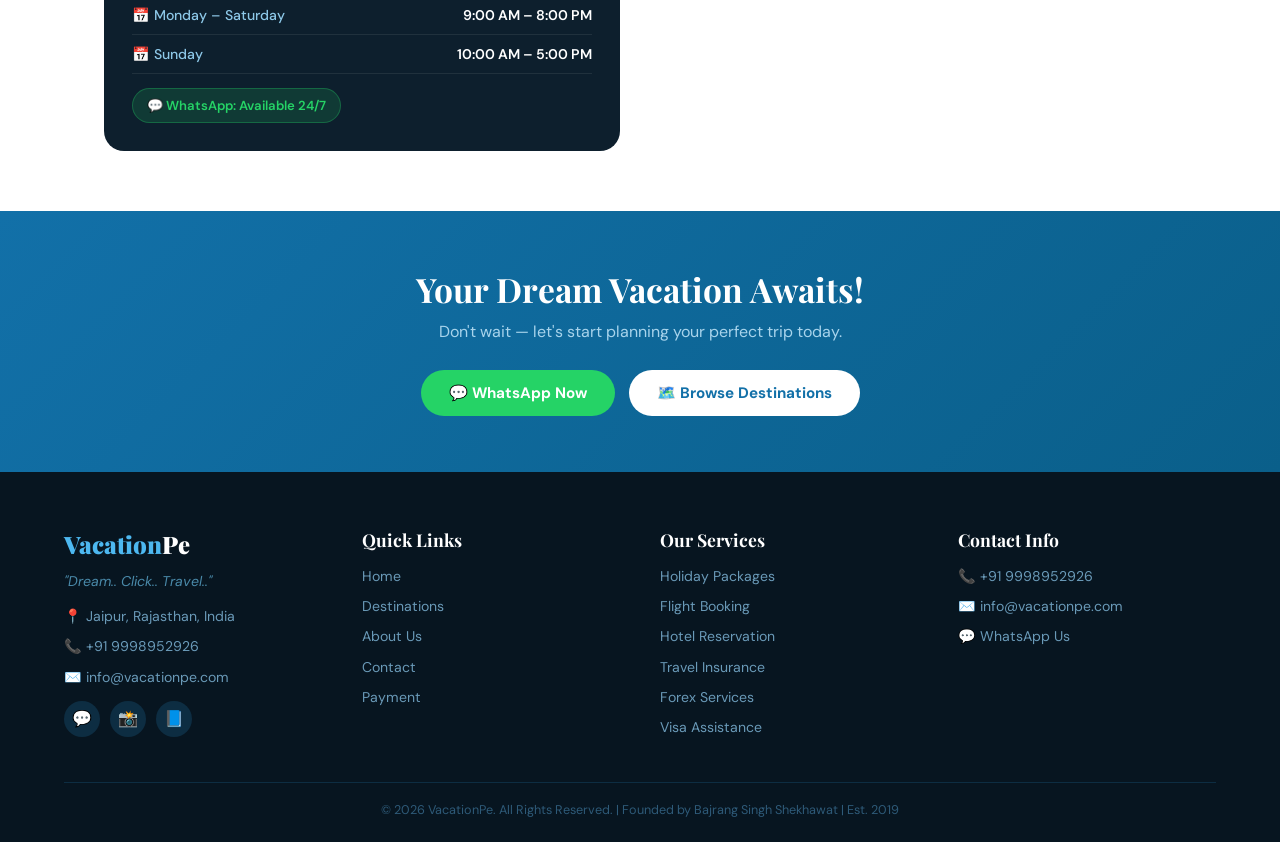
<file: contact.html>
<!DOCTYPE html>
<html lang="en">
<head>
  <meta charset="UTF-8"/>
  <meta name="viewport" content="width=device-width, initial-scale=1.0"/>
  <title>Contact Us – VacationPe</title>
  <link href="https://fonts.googleapis.com/css2?family=Playfair+Display:wght@400;700;900&family=DM+Sans:wght@300;400;500;600&display=swap" rel="stylesheet"/>
  <style>
    *,*::before,*::after{box-sizing:border-box;margin:0;padding:0;}
    :root{
      --blue:#1a8fd1;--blue-dark:#1270a8;--blue-light:#4db8f0;
      --accent:#0a5f8a;--dark:#0d1f2d;--text:#2b3a47;--muted:#5f7485;
      --light:#f0f8ff;--sky:#e6f5fd;--white:#fff;--border:#cce6f7;--gold:#f0a500;
    }
    html{scroll-behavior:smooth;}
    body{font-family:'DM Sans',sans-serif;color:var(--text);background:var(--white);overflow-x:hidden;}

    /* ── TOP BAR ── */
    .top-bar{background:var(--accent);color:#fff;font-size:.8rem;padding:7px 5%;display:flex;justify-content:space-between;align-items:center;flex-wrap:wrap;gap:6px;}
    .top-bar a{color:#fff;text-decoration:none;margin-right:14px;transition:color .2s;}
    .top-bar a:hover{color:var(--blue-light);}

    /* ── NAV ── */
    nav{position:sticky;top:0;z-index:999;background:var(--white);box-shadow:0 2px 18px rgba(26,143,209,.13);display:flex;align-items:center;justify-content:space-between;padding:10px 5%;}
    .logo-wrap{display:flex;align-items:center;gap:10px;}
    .logo-text{font-family:'Playfair Display',serif;font-size:1.7rem;font-weight:900;color:var(--blue);letter-spacing:1px;}
    .logo-text span{color:var(--accent);}
    .logo-tagline{font-size:.65rem;color:var(--muted);letter-spacing:2px;text-transform:uppercase;display:block;margin-top:-2px;}
    .nav-links{list-style:none;display:flex;gap:26px;align-items:center;}
    .nav-links a{text-decoration:none;color:var(--dark);font-weight:500;font-size:.92rem;transition:color .2s;}
    .nav-links a:hover,.nav-links a.active{color:var(--blue);}
    .nav-links .btn-cta{background:var(--blue);color:#fff!important;padding:9px 22px;border-radius:30px;font-weight:600;transition:background .2s;}
    .nav-links .btn-cta:hover{background:var(--blue-dark);}
    .hamburger{display:none;flex-direction:column;gap:5px;cursor:pointer;}
    .hamburger span{width:25px;height:2px;background:var(--dark);display:block;}
    #nav-toggle{display:none;}

    /* ── HERO BANNER ── */
    .contact-hero{
      background:linear-gradient(135deg,var(--dark) 0%,#0a3354 100%);
      padding:70px 5% 60px;text-align:center;position:relative;overflow:hidden;
    }
    .contact-hero::before{content:'';position:absolute;width:500px;height:500px;border-radius:50%;background:radial-gradient(circle,rgba(77,184,240,.12) 0%,transparent 70%);top:-150px;right:-100px;}
    .contact-hero::after{content:'';position:absolute;width:300px;height:300px;border-radius:50%;background:radial-gradient(circle,rgba(26,143,209,.10) 0%,transparent 70%);bottom:-100px;left:100px;}
    .contact-hero h1{font-family:'Playfair Display',serif;font-size:clamp(2rem,5vw,3.2rem);font-weight:900;color:#fff;margin-bottom:12px;position:relative;z-index:1;}
    .contact-hero p{color:#8dc8e8;font-size:1rem;position:relative;z-index:1;}

    /* ── MAIN CONTENT ── */
    .contact-main{padding:60px 5% 20px;max-width:1200px;margin:0 auto;display:grid;grid-template-columns:1fr 300px;gap:28px;align-items:start;}
    @media(max-width:900px){.contact-main{grid-template-columns:1fr;}}

    /* ── INFO SIDEBAR (vertical) ── */
    .info-sidebar{display:flex;flex-direction:column;gap:14px;}
    .info-card{background:var(--white);border-radius:16px;padding:22px 20px;box-shadow:0 4px 20px rgba(26,143,209,.09);border:1px solid var(--border);display:flex;align-items:flex-start;gap:14px;transition:box-shadow .2s;}
    .info-card:hover{box-shadow:0 6px 28px rgba(26,143,209,.16);}
    .info-icon{font-size:1.6rem;flex-shrink:0;margin-top:2px;}
    .info-card-text{}
    .info-card h4{font-size:.72rem;font-weight:700;text-transform:uppercase;letter-spacing:2px;color:var(--blue);margin-bottom:5px;}
    .info-card p,.info-card a{font-size:.9rem;color:var(--text);text-decoration:none;display:block;line-height:1.6;}
    .info-card a:hover{color:var(--blue);}

    .contact-bottom{padding:0 5% 60px;display:grid;grid-template-columns:1fr 1fr;gap:40px;max-width:1200px;margin:0 auto;align-items:start;}
    @media(max-width:900px){.contact-bottom{grid-template-columns:1fr;}}

    /* ── FORM CARD ── */
    .form-card{background:var(--white);border-radius:20px;padding:36px;box-shadow:0 4px 30px rgba(26,143,209,.10);border:1px solid var(--border);}
    .form-card h2{font-family:'Playfair Display',serif;font-size:1.6rem;color:var(--dark);margin-bottom:6px;}
    .form-card .sub{font-size:.88rem;color:var(--muted);margin-bottom:28px;}
    .form-group{margin-bottom:18px;}
    .form-group label{display:block;font-size:.8rem;font-weight:600;color:var(--accent);text-transform:uppercase;letter-spacing:.8px;margin-bottom:7px;}
    .form-group input,.form-group select,.form-group textarea{
      width:100%;padding:12px 16px;border:1.5px solid var(--border);border-radius:10px;
      font-family:'DM Sans',sans-serif;font-size:.93rem;color:var(--text);
      background:var(--light);transition:border-color .2s,box-shadow .2s;outline:none;
    }
    .form-group input:focus,.form-group select:focus,.form-group textarea:focus{border-color:var(--blue);box-shadow:0 0 0 3px rgba(26,143,209,.12);background:#fff;}
    .form-group textarea{resize:vertical;min-height:110px;}
    .form-row{display:grid;grid-template-columns:1fr 1fr;gap:14px;}
    @media(max-width:500px){.form-row{grid-template-columns:1fr;}}
    .btn-send{
      width:100%;padding:15px;background:var(--blue);color:#fff;border:none;border-radius:12px;
      font-family:'DM Sans',sans-serif;font-size:1rem;font-weight:600;cursor:pointer;
      display:flex;align-items:center;justify-content:center;gap:10px;
      transition:background .2s,transform .2s;box-shadow:0 4px 18px rgba(26,143,209,.35);
      margin-top:8px;text-decoration:none;
    }
    .btn-send:hover{background:var(--blue-dark);transform:translateY(-1px);}

    /* ── RIGHT PANEL ── */
    .right-panel{display:flex;flex-direction:column;gap:24px;}

    /* Map */
    .map-card{border-radius:20px;overflow:hidden;box-shadow:0 4px 30px rgba(26,143,209,.10);border:1px solid var(--border);}
    .map-card iframe{width:100%;height:260px;border:none;display:block;}

    /* Hours */
    .hours-card{background:var(--dark);border-radius:20px;padding:28px;color:#fff;}
    .hours-card h3{font-family:'Playfair Display',serif;font-size:1.2rem;margin-bottom:18px;color:#fff;}
    .hours-row{display:flex;justify-content:space-between;align-items:center;padding:10px 0;border-bottom:1px solid rgba(255,255,255,.08);}
    .hours-row:last-of-type{border-bottom:none;}
    .hours-day{font-size:.88rem;color:#8dc8e8;font-weight:500;}
    .hours-time{font-size:.88rem;color:#fff;font-weight:600;}
    .hours-badge{display:inline-flex;align-items:center;gap:6px;background:rgba(37,211,102,.15);color:#25D366;border:1px solid rgba(37,211,102,.3);padding:8px 14px;border-radius:20px;font-size:.82rem;font-weight:600;margin-top:14px;}

    /* Quick contact */
    .quick-card{display:grid;grid-template-columns:1fr 1fr;gap:12px;}
    .qc-btn{
      display:flex;flex-direction:column;align-items:center;justify-content:center;gap:6px;
      padding:18px 12px;border-radius:16px;text-decoration:none;font-weight:600;font-size:.85rem;
      transition:transform .2s,box-shadow .2s;text-align:center;
    }
    .qc-btn:hover{transform:translateY(-3px);}
    .qc-btn .icon{font-size:1.6rem;}
    .qc-wa{background:#e8fdf1;color:#1a7a3a;border:1.5px solid #b3eecb;}
    .qc-wa:hover{box-shadow:0 6px 20px rgba(37,211,102,.2);}
    .qc-call{background:var(--sky);color:var(--accent);border:1.5px solid var(--border);}
    .qc-call:hover{box-shadow:0 6px 20px rgba(26,143,209,.15);}
    .qc-ig{background:#fff0f8;color:#c2185b;border:1.5px solid #f8bbda;}
    .qc-ig:hover{box-shadow:0 6px 20px rgba(194,24,91,.15);}
    .qc-fb{background:#f0f4ff;color:#1a56c4;border:1.5px solid #c7d7f8;}
    .qc-fb:hover{box-shadow:0 6px 20px rgba(26,86,196,.15);}

    /* ── CTA STRIP ── */
    .cta-strip{background:linear-gradient(135deg,var(--blue-dark),var(--accent));padding:56px 5%;text-align:center;color:#fff;}
    .cta-strip h2{font-family:'Playfair Display',serif;font-size:2.1rem;margin-bottom:10px;}
    .cta-strip p{color:#a8d4ec;margin-bottom:28px;font-size:1rem;}
    .cta-btns{display:flex;justify-content:center;gap:14px;flex-wrap:wrap;}
    .cta-btn{display:inline-flex;align-items:center;gap:8px;padding:13px 28px;border-radius:35px;text-decoration:none;font-weight:700;font-size:.95rem;transition:transform .2s,box-shadow .2s;}
    .cta-btn:hover{transform:translateY(-2px);}
    .cta-btn.wa{background:#25D366;color:#fff;}
    .cta-btn.dest{background:#fff;color:var(--blue-dark);}

    /* ── FOOTER ── */
    footer{background:#071520;color:#6a9ab8;padding:56px 5% 24px;}
    .footer-grid{display:grid;grid-template-columns:repeat(auto-fit,minmax(190px,1fr));gap:40px;margin-bottom:36px;}
    .footer-col h4{font-family:'Playfair Display',serif;color:#fff;font-size:1.1rem;margin-bottom:14px;}
    .footer-col p,.footer-col a{font-size:.88rem;color:#6a9ab8;text-decoration:none;display:block;margin-bottom:7px;line-height:1.65;}
    .footer-col a:hover{color:var(--blue-light);}
    .footer-logo{font-family:'Playfair Display',serif;font-size:1.5rem;font-weight:900;color:var(--blue-light);margin-bottom:10px;display:block;}
    .footer-logo span{color:#fff;}
    .footer-social{display:flex;gap:10px;margin-top:12px;}
    .footer-social a{width:36px;height:36px;border-radius:50%;background:#0d2d42;color:#6a9ab8;display:flex;align-items:center;justify-content:center;text-decoration:none;font-size:1rem;transition:background .2s,color .2s;}
    .footer-social a:hover{background:var(--blue);color:#fff;}
    .footer-bottom{border-top:1px solid #0d2d42;padding-top:18px;text-align:center;font-size:.79rem;color:#2e5a78;}

    /* ── WA FAB ── */
    .wa-fab{position:fixed;bottom:28px;right:28px;z-index:9999;background:#25D366;color:#fff;width:56px;height:56px;border-radius:50%;display:flex;align-items:center;justify-content:center;font-size:1.6rem;text-decoration:none;box-shadow:0 4px 22px rgba(37,211,102,.45);transition:transform .2s;}
    .wa-fab:hover{transform:scale(1.1);}

    /* ── MOBILE ── */
    @media(max-width:768px){
      .info-card{border-right:none;border-bottom:1px solid var(--border);}
      .info-card:last-child{border-bottom:none;}
      .nav-links{display:none;flex-direction:column;position:absolute;top:74px;left:0;right:0;background:#fff;padding:20px 5%;box-shadow:0 8px 24px rgba(26,143,209,.12);z-index:998;gap:16px;}
      #nav-toggle:checked ~ nav .nav-links{display:flex;}
      .hamburger{display:flex;}
      .contact-main{padding:40px 5%;}
      .quick-card{grid-template-columns:1fr 1fr;}
    }

    /* ── SUCCESS STATE ── */
    .success-msg{display:none;background:#e8fdf1;border:2px solid #b3eecb;border-radius:16px;padding:28px 24px;margin-top:18px;text-align:center;}
    .success-msg.show{display:block;animation:fadeIn .4s ease;}
    @keyframes fadeIn{from{opacity:0;transform:translateY(8px);}to{opacity:1;transform:translateY(0);}}
  </style>
</head>
<body>

<!-- TOP BAR -->
<div class="top-bar">
  <div>
    <a href="tel:+919998952926">📞 +91 9998952926</a>
    <a href="mailto:info@vacationpe.com">✉️ info@vacationpe.com</a>
  </div>
  <div>
    <a href="https://api.whatsapp.com/send?phone=919998952926" target="_blank">💬 WhatsApp</a>
    <a href="https://www.instagram.com/vacationpe/" target="_blank">📸 Instagram</a>
    <a href="https://www.facebook.com/VacationPe/" target="_blank">📘 Facebook</a>
  </div>
</div>

<!-- NAV -->
<input type="checkbox" id="nav-toggle"/>
<nav>
  <div class="logo-wrap">
    <div>
      <div class="logo-text">Vacation<span>Pe</span></div>
      <span class="logo-tagline">Dream.. Click.. Travel..</span>
    </div>
  </div>
  <label for="nav-toggle" class="hamburger"><span></span><span></span><span></span></label>
  <ul class="nav-links">
    <li><a href="index.html">Home</a></li>
    <li><a href="destinations.html">Destinations</a></li>
    <li><a href="about.html">About Us</a></li>
    <li><a href="contact.html" class="active">Contact</a></li>
    <li><a href="payment.html">Payment</a></li>
    <li><a href="https://api.whatsapp.com/send?phone=919998952926" class="btn-cta" target="_blank">💬 Book Now</a></li>
  </ul>
</nav>

<!-- HERO -->
<div class="contact-hero">
  <h1>Contact Us</h1>
  <p>We're just a call or message away — let's plan your dream trip!</p>
</div>

<!-- MAIN CONTENT: FORM + VERTICAL INFO SIDEBAR -->
<div class="contact-main">

  <!-- FORM -->
  <div class="form-card">
    <h2>Send Us a Message</h2>
    <p class="sub">Fill in your details and we'll get back to you via WhatsApp instantly.</p>

    <!-- Row 1: Name + Phone -->
    <div class="form-row">
      <div class="form-group">
        <label>Full Name *</label>
        <input type="text" id="fname" placeholder="Your full name"/>
      </div>
      <div class="form-group">
        <label>Contact Number *</label>
        <input type="tel" id="fphone" placeholder="+91 XXXXX XXXXX"/>
      </div>
    </div>

    <!-- Row 2: Email -->
    <div class="form-group">
      <label>Email ID *</label>
      <input type="email" id="femail" placeholder="your@email.com"/>
    </div>

    <!-- Row 3: Adults + Children -->
    <div class="form-row">
      <div class="form-group">
        <label>No. of Adults *</label>
        <select id="fadults">
          <option value="">Select...</option>
          <option>1 Adult</option><option>2 Adults</option><option>3 Adults</option>
          <option>4 Adults</option><option>5 Adults</option><option>6 Adults</option>
          <option>7 Adults</option><option>8 Adults</option><option>9 Adults</option>
          <option>10+ Adults</option>
        </select>
      </div>
      <div class="form-group">
        <label>No. of Children
          <span style="display:block;font-size:.72rem;color:#e07800;font-weight:500;text-transform:none;letter-spacing:0;margin-top:2px;">⚠️ Age 2–12 yrs &nbsp;|&nbsp; Above 11.9 yrs = Adult</span>
        </label>
        <select id="fchildren">
          <option value="">Select...</option>
          <option>0 Children</option><option>1 Child</option><option>2 Children</option>
          <option>3 Children</option><option>4 Children</option><option>5+ Children</option>
        </select>
      </div>
    </div>

    <!-- Row 4: Travel Date + Departure City -->
    <div class="form-row">
      <div class="form-group">
        <label>Tentative Date of Travel *</label>
        <input type="date" id="ftraveldate"/>
      </div>
      <div class="form-group">
        <label>City to Fly / Board From *</label>
        <input type="text" id="fdeptcity" placeholder="e.g. Jaipur, Delhi, Mumbai"/>
      </div>
    </div>

    <!-- Row 5: Destination -->
    <div class="form-group">
      <label>Destination *</label>
      <input type="text" id="fdest" placeholder="e.g. Bali, Kashmir, Dubai, Europe..."/>
    </div>

    <!-- Row 6: Message -->
    <div class="form-group">
      <label>Message</label>
      <textarea id="fmsg" placeholder="Tell us about your travel plans, budget, special requests, preferences..."></textarea>
    </div>

    <a href="#" class="btn-send" id="send-btn" onclick="sendWhatsApp(event)">
      📩 Submit Enquiry — Email &amp; WhatsApp
    </a>
    <div class="success-msg" id="success-msg"></div>
  </div><!-- /form-card -->

  <!-- VERTICAL INFO SIDEBAR -->
  <div class="info-sidebar">
    <div class="info-card">
      <span class="info-icon">📍</span>
      <div class="info-card-text">
        <h4>Our Location</h4>
        <p>Jaipur, Rajasthan, India</p>
      </div>
    </div>
    <div class="info-card">
      <span class="info-icon">📞</span>
      <div class="info-card-text">
        <h4>Phone / WhatsApp</h4>
        <a href="tel:+919998952926">+91 9998952926</a>
      </div>
    </div>
    <div class="info-card">
      <span class="info-icon">✉️</span>
      <div class="info-card-text">
        <h4>Email</h4>
        <a href="mailto:info@vacationpe.com">info@vacationpe.com</a>
      </div>
    </div>
    <div class="info-card">
      <span class="info-icon">🕐</span>
      <div class="info-card-text">
        <h4>Working Hours</h4>
        <p>Mon–Sat: 9AM–8PM</p>
        <p>Sun: 10AM–5PM</p>
        <p style="color:#25D366;font-weight:600;font-size:.82rem;margin-top:6px;">💬 WhatsApp: 24/7</p>
      </div>
    </div>
    <div class="info-card">
      <span class="info-icon">👤</span>
      <div class="info-card-text">
        <h4>Contact Person</h4>
        <p>Bajrang Singh Shekhawat</p>
        <a href="https://api.whatsapp.com/send?phone=919998952926" target="_blank" style="color:var(--blue);font-size:.82rem;font-weight:600;">Chat on WhatsApp →</a>
      </div>
    </div>
  </div><!-- /info-sidebar -->

</div><!-- /contact-main -->

<!-- BOTTOM ROW: MAP+HOURS left, QUICK BUTTONS right -->
<div class="contact-bottom">

  <!-- LEFT: MAP + HOURS -->
  <div class="right-panel">
    <div class="map-card">
      <iframe
        src="https://www.google.com/maps/embed?pb=!1m18!1m12!1m3!1d227748.38256593!2d75.65046!3d26.88514!2m3!1f0!2f0!3f0!3m2!1i1024!2i768!4f13.1!3m3!1m2!1s0x396c4adf4c57e281%3A0xce1c63a0cf22e09!2sJaipur%2C%20Rajasthan!5e0!3m2!1sen!2sin!4v1685000000000"
        allowfullscreen="" loading="lazy" referrerpolicy="no-referrer-when-downgrade">
      </iframe>
    </div>
    <div class="hours-card">
      <h3>🕐 Business Hours</h3>
      <div class="hours-row">
        <span class="hours-day">📅 Monday – Saturday</span>
        <span class="hours-time">9:00 AM – 8:00 PM</span>
      </div>
      <div class="hours-row">
        <span class="hours-day">📅 Sunday</span>
        <span class="hours-time">10:00 AM – 5:00 PM</span>
      </div>
      <div class="hours-badge">💬 WhatsApp: Available 24/7</div>
    </div>
  </div>

  <!-- RIGHT: QUICK CONTACT BUTTONS -->
  <div>
    <div class="quick-card">
      <a href="https://api.whatsapp.com/send?phone=919998952926" class="qc-btn qc-wa" target="_blank">
        <span class="icon">💬</span>WhatsApp Now
      </a>
      <a href="tel:+919998952926" class="qc-btn qc-call">
        <span class="icon">📞</span>Call Us
      </a>
      <a href="https://www.instagram.com/vacationpe/" class="qc-btn qc-ig" target="_blank">
        <span class="icon">📸</span>Instagram
      </a>
      <a href="https://www.facebook.com/VacationPe/" class="qc-btn qc-fb" target="_blank">
        <span class="icon">📘</span>Facebook
      </a>
    </div>
  </div>

</div>

<!-- CTA STRIP -->
<div class="cta-strip">
  <h2>Your Dream Vacation Awaits!</h2>
  <p>Don't wait — let's start planning your perfect trip today.</p>
  <div class="cta-btns">
    <a href="https://api.whatsapp.com/send?phone=919998952926" class="cta-btn wa" target="_blank">💬 WhatsApp Now</a>
    <a href="destinations.html" class="cta-btn dest">🗺️ Browse Destinations</a>
  </div>
</div>

<!-- FOOTER -->
<footer>
  <div class="footer-grid">
    <div class="footer-col">
      <span class="footer-logo">Vacation<span>Pe</span></span>
      <p style="font-style:italic;color:#4a8aaa;margin-bottom:12px">"Dream.. Click.. Travel.."</p>
      <p>📍 Jaipur, Rajasthan, India</p>
      <p><a href="tel:+919998952926">📞 +91 9998952926</a></p>
      <p><a href="mailto:info@vacationpe.com">✉️ info@vacationpe.com</a></p>
      <div class="footer-social">
        <a href="https://api.whatsapp.com/send?phone=919998952926" target="_blank">💬</a>
        <a href="https://www.instagram.com/vacationpe/" target="_blank">📸</a>
        <a href="https://www.facebook.com/VacationPe/" target="_blank">📘</a>
      </div>
    </div>
    <div class="footer-col">
      <h4>Quick Links</h4>
      <a href="index.html">Home</a>
      <a href="destinations.html">Destinations</a>
      <a href="about.html">About Us</a>
      <a href="contact.html">Contact</a>
      <a href="payment.html">Payment</a>
    </div>
    <div class="footer-col">
      <h4>Our Services</h4>
      <a href="#">Holiday Packages</a>
      <a href="#">Flight Booking</a>
      <a href="#">Hotel Reservation</a>
      <a href="#">Travel Insurance</a>
      <a href="#">Forex Services</a>
      <a href="#">Visa Assistance</a>
    </div>
    <div class="footer-col">
      <h4>Contact Info</h4>
      <a href="tel:+919998952926">📞 +91 9998952926</a>
      <a href="mailto:info@vacationpe.com">✉️ info@vacationpe.com</a>
      <a href="https://api.whatsapp.com/send?phone=919998952926" target="_blank">💬 WhatsApp Us</a>
    </div>
  </div>
  <div class="footer-bottom">© 2026 VacationPe. All Rights Reserved. | Founded by Bajrang Singh Shekhawat | Est. 2019</div>
</footer>

<a href="https://api.whatsapp.com/send?phone=919998952926" class="wa-fab" target="_blank" title="Chat on WhatsApp">💬</a>

<script>
async function sendWhatsApp(e) {
  e.preventDefault();

  const name     = document.getElementById('fname').value.trim();
  const phone    = document.getElementById('fphone').value.trim();
  const email    = document.getElementById('femail').value.trim();
  const adults   = document.getElementById('fadults').value;
  const children = document.getElementById('fchildren').value;
  const tdate    = document.getElementById('ftraveldate').value;
  const deptcity = document.getElementById('fdeptcity').value.trim();
  const dest     = document.getElementById('fdest').value;
  const msg      = document.getElementById('fmsg').value.trim();

  if (!name || !phone) {
    alert('Please enter your full name and contact number.');
    return;
  }

  // Format date nicely
  let dateStr = tdate;
  if (tdate) {
    const d = new Date(tdate);
    dateStr = d.toLocaleDateString('en-IN', {day:'numeric', month:'long', year:'numeric'});
  }

  // ── 1. SEND EMAIL via Formspree ──
  const btn = document.getElementById('send-btn');
  btn.textContent = '⏳ Sending...';
  btn.style.pointerEvents = 'none';

  try {
    await fetch('https://api.web3forms.com/submit', {
      method: 'POST',
      headers: { 'Content-Type': 'application/json', 'Accept': 'application/json' },
      body: JSON.stringify({
        access_key:      '721020ce-7cbe-45d0-9c51-8f1afa45e36a',
        subject:         `New Trip Enquiry from ${name} – VacationPe`,
        from_name:       'VacationPe Website',
        Name:            name,
        'Contact Number': phone,
        Email:           email || '—',
        Adults:          adults || '—',
        'Children (Age 2-12)': children || '—',
        'Travel Date':   dateStr || '—',
        'Departing From': deptcity || '—',
        Destination:     dest || '—',
        Message:         msg || '—'
      })
    });
  } catch(err) {
    console.warn('Formspree error:', err);
  }

  btn.innerHTML = '💬 Send Message via WhatsApp';
  btn.style.pointerEvents = 'auto';

  // ── 2. OPEN WHATSAPP ──
  let text = `Hello VacationPe! 👋\n\nI'd like to enquire about a trip. Here are my details:\n\n`;
  text += `👤 *Name:* ${name}\n`;
  text += `📞 *Contact:* ${phone}\n`;
  if (email)     text += `✉️ *Email:* ${email}\n`;
  text += `\n👥 *Traveller Details:*\n`;
  if (adults)    text += `   • Adults: ${adults}\n`;
  if (children)  text += `   • Children (Age 2–12): ${children}\n`;
  text += `\n✈️ *Trip Details:*\n`;
  if (dateStr)   text += `   • Tentative Travel Date: ${dateStr}\n`;
  if (deptcity)  text += `   • Departing From: ${deptcity}\n`;
  if (dest)      text += `   • Destination: ${dest}\n`;
  if (msg)       text += `\n💬 *Message:* ${msg}\n`;
  text += `\nPlease get in touch with me. Thank you! 🙏`;

  window.open(`https://api.whatsapp.com/send?phone=919998952926&text=${encodeURIComponent(text)}`, '_blank');

  // ── 3. SHOW THANK YOU & HIDE FORM FIELDS ──
  document.querySelector('.form-card').innerHTML = `
    <div style="text-align:center;padding:20px 0;">
      <div style="font-size:3.5rem;margin-bottom:16px;">🙏</div>
      <h2 style="font-family:'Playfair Display',serif;color:#0a5f2a;font-size:1.8rem;margin-bottom:10px;">Thank You!</h2>
      <p style="font-size:1rem;color:#1a7a3a;font-weight:600;margin-bottom:16px;">Your enquiry has been successfully submitted.</p>
      <div style="background:#fff;border:1.5px solid #b3eecb;border-radius:14px;padding:20px 24px;margin-bottom:20px;text-align:left;">
        <p style="font-size:.93rem;color:#2b3a47;line-height:1.8;margin-bottom:8px;">
          ✅ &nbsp;Your details have been sent to <strong>info@vacationpe.com</strong><br/>
          💬 &nbsp;WhatsApp has been opened for a quick chat<br/>
          ⏱️ &nbsp;Our team will get back to you within <strong>24 hours</strong> or at the earliest possible time
        </p>
      </div>
      <p style="font-size:.88rem;color:#5f7485;margin-bottom:20px;">For urgent queries, reach us directly:</p>
      <div style="display:flex;gap:12px;justify-content:center;flex-wrap:wrap;">
        <a href="tel:+919998952926" style="display:inline-flex;align-items:center;gap:8px;background:#1a8fd1;color:#fff;padding:12px 24px;border-radius:30px;text-decoration:none;font-weight:600;font-size:.93rem;">📞 Call Now</a>
        <a href="https://api.whatsapp.com/send?phone=919998952926" target="_blank" style="display:inline-flex;align-items:center;gap:8px;background:#25D366;color:#fff;padding:12px 24px;border-radius:30px;text-decoration:none;font-weight:600;font-size:.93rem;">💬 WhatsApp</a>
      </div>
    </div>
  `;
}
</script>
</body>
</html>
</file>
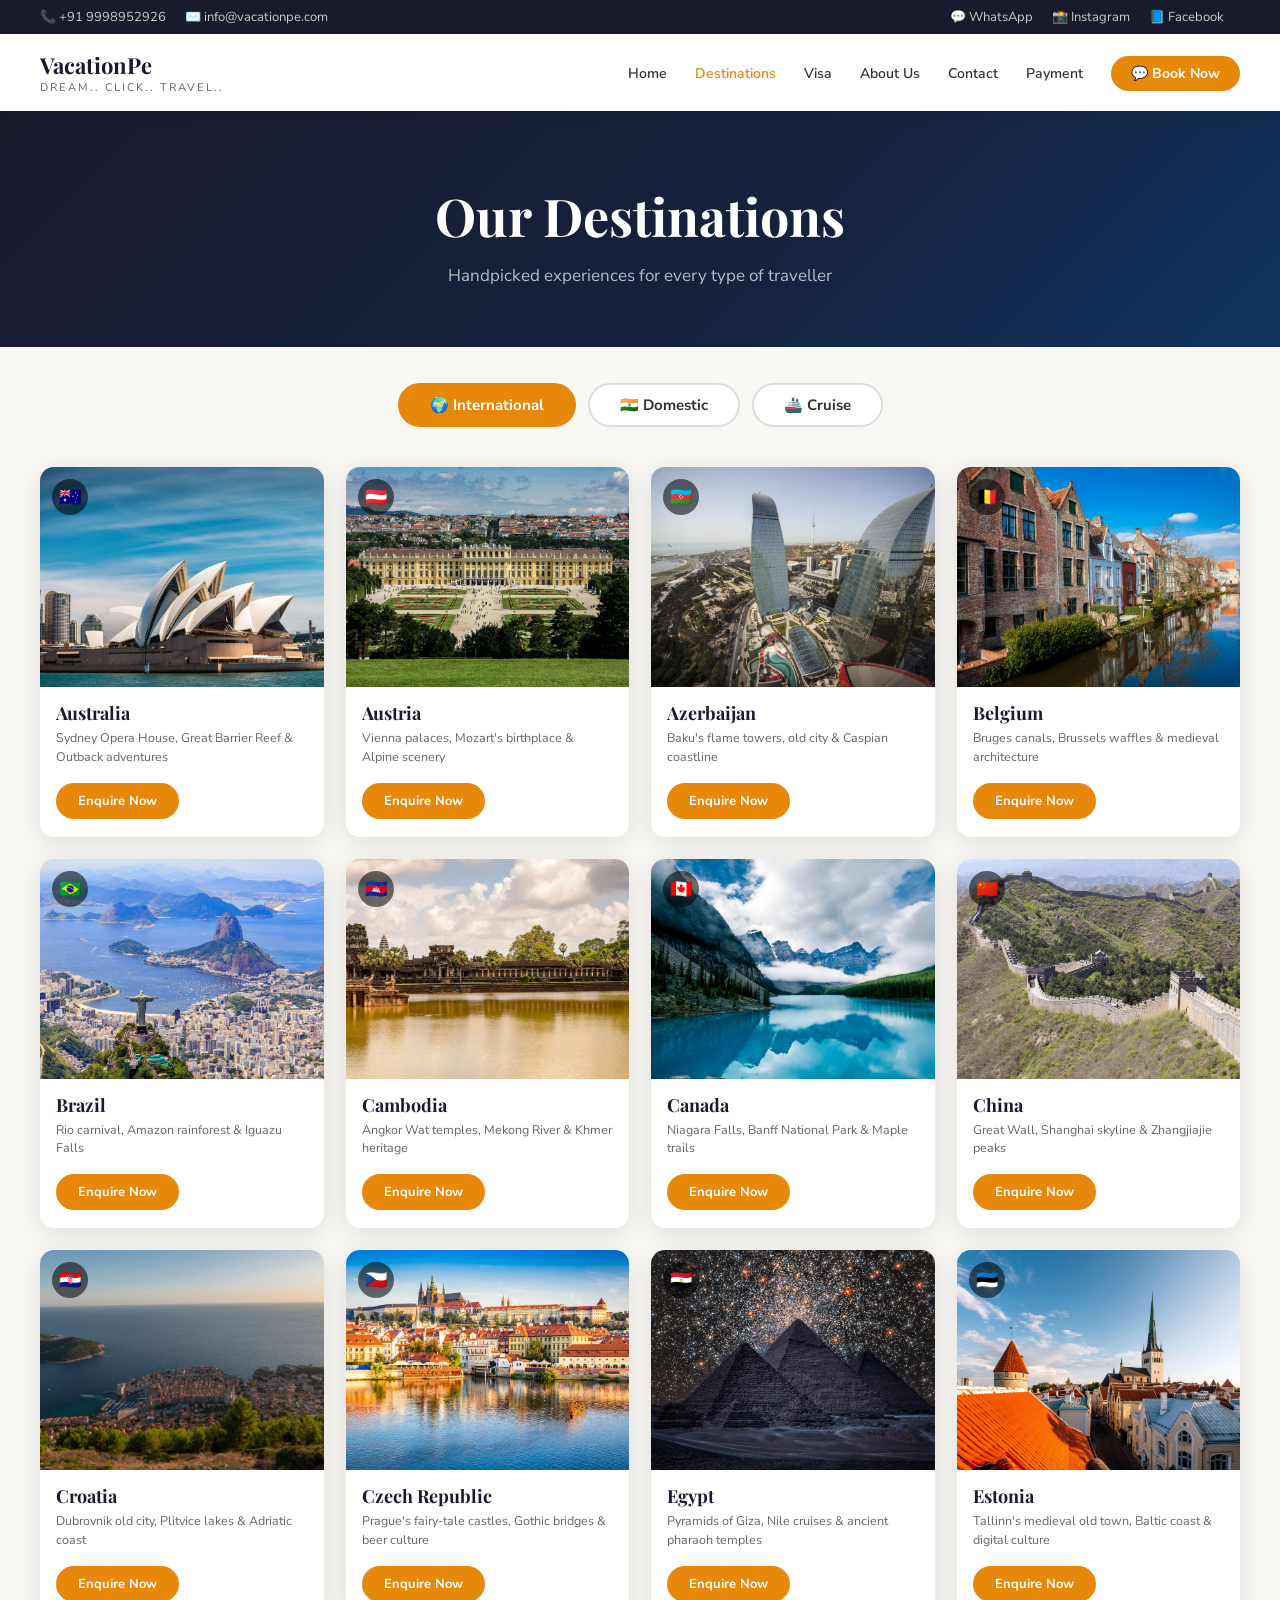
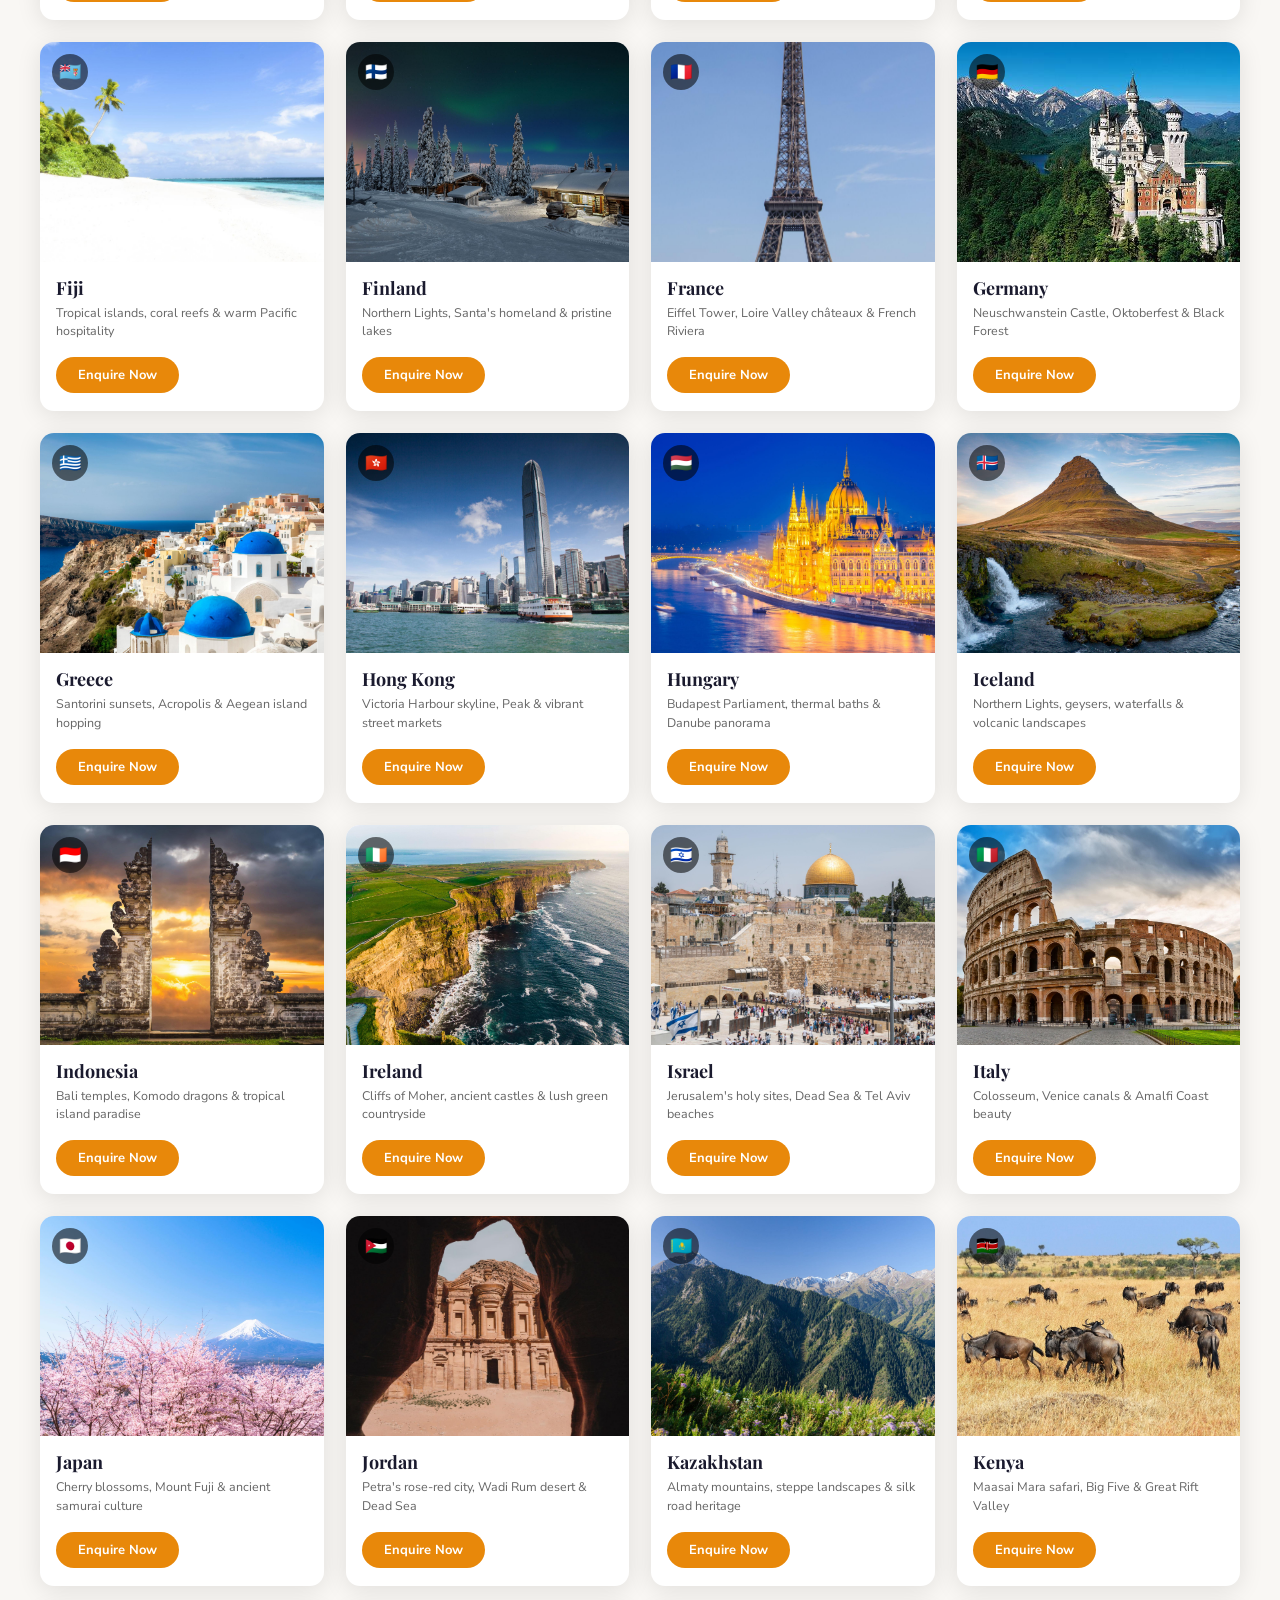
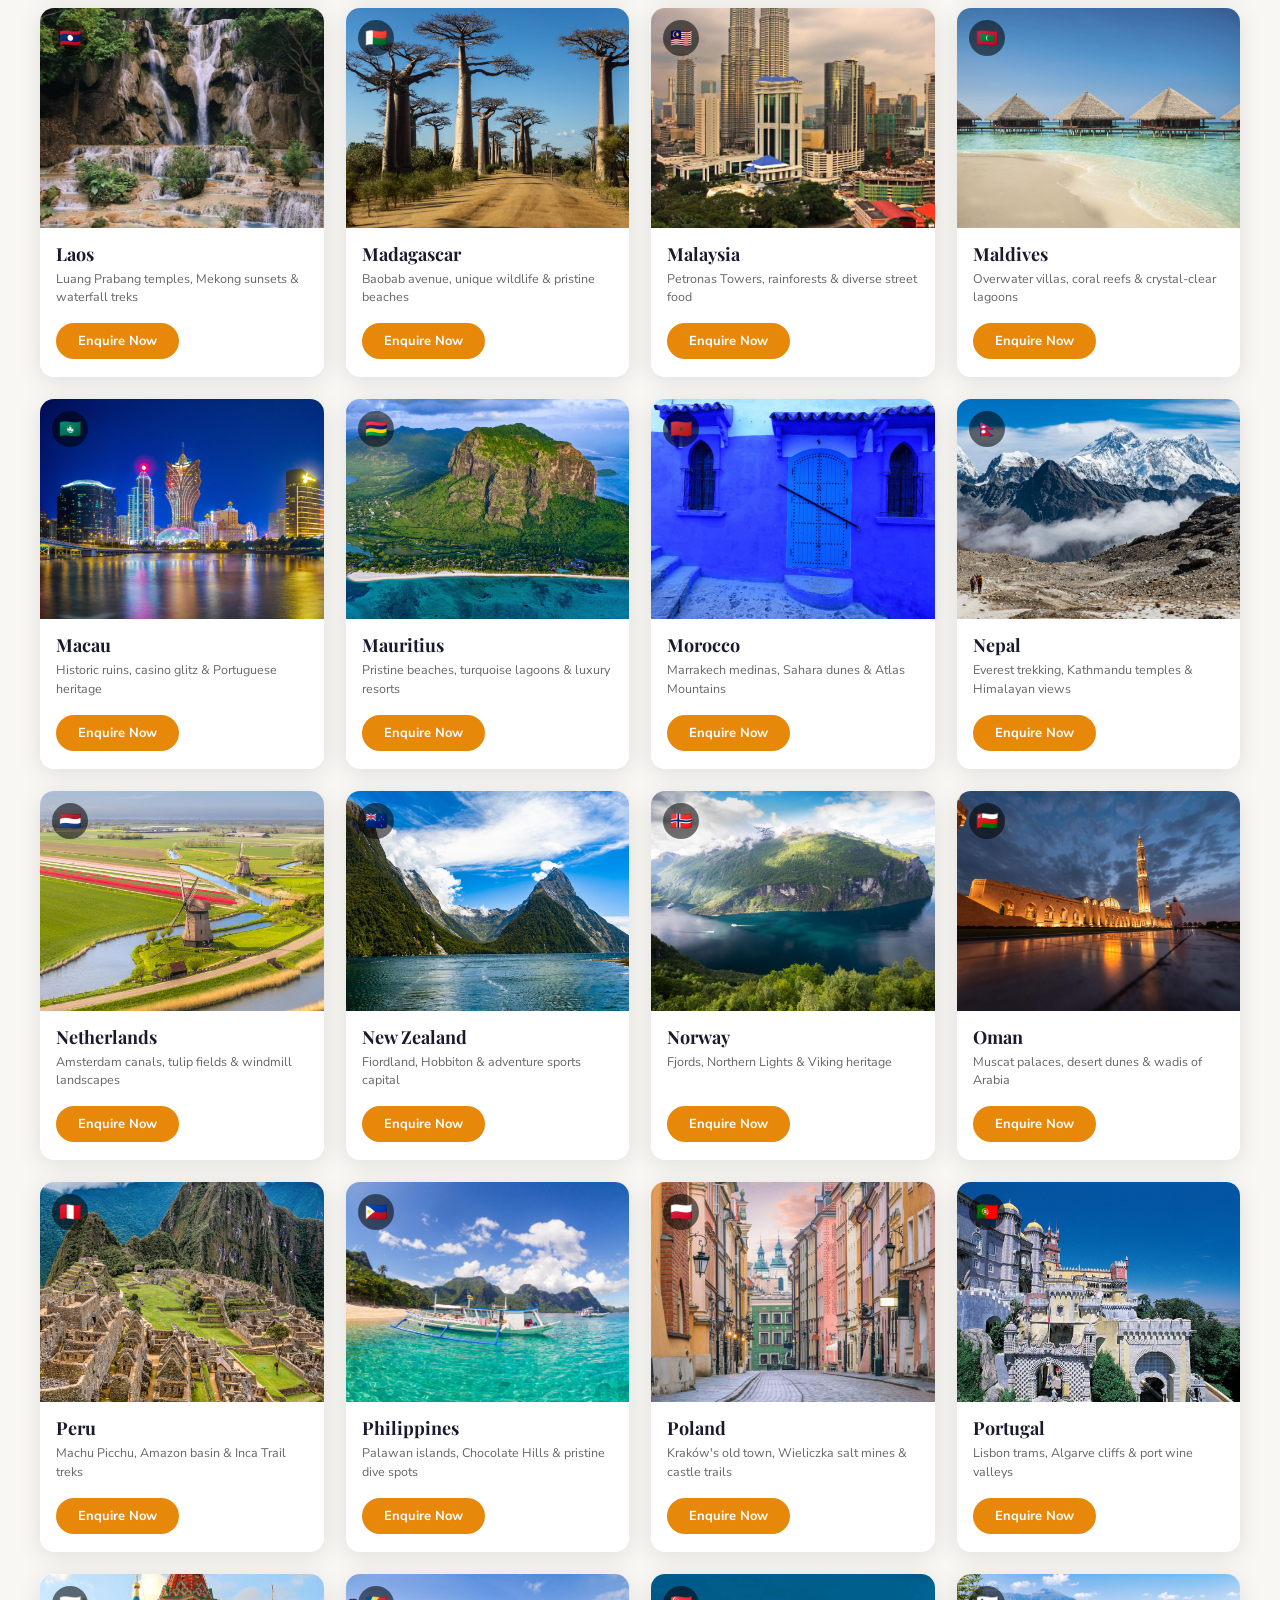
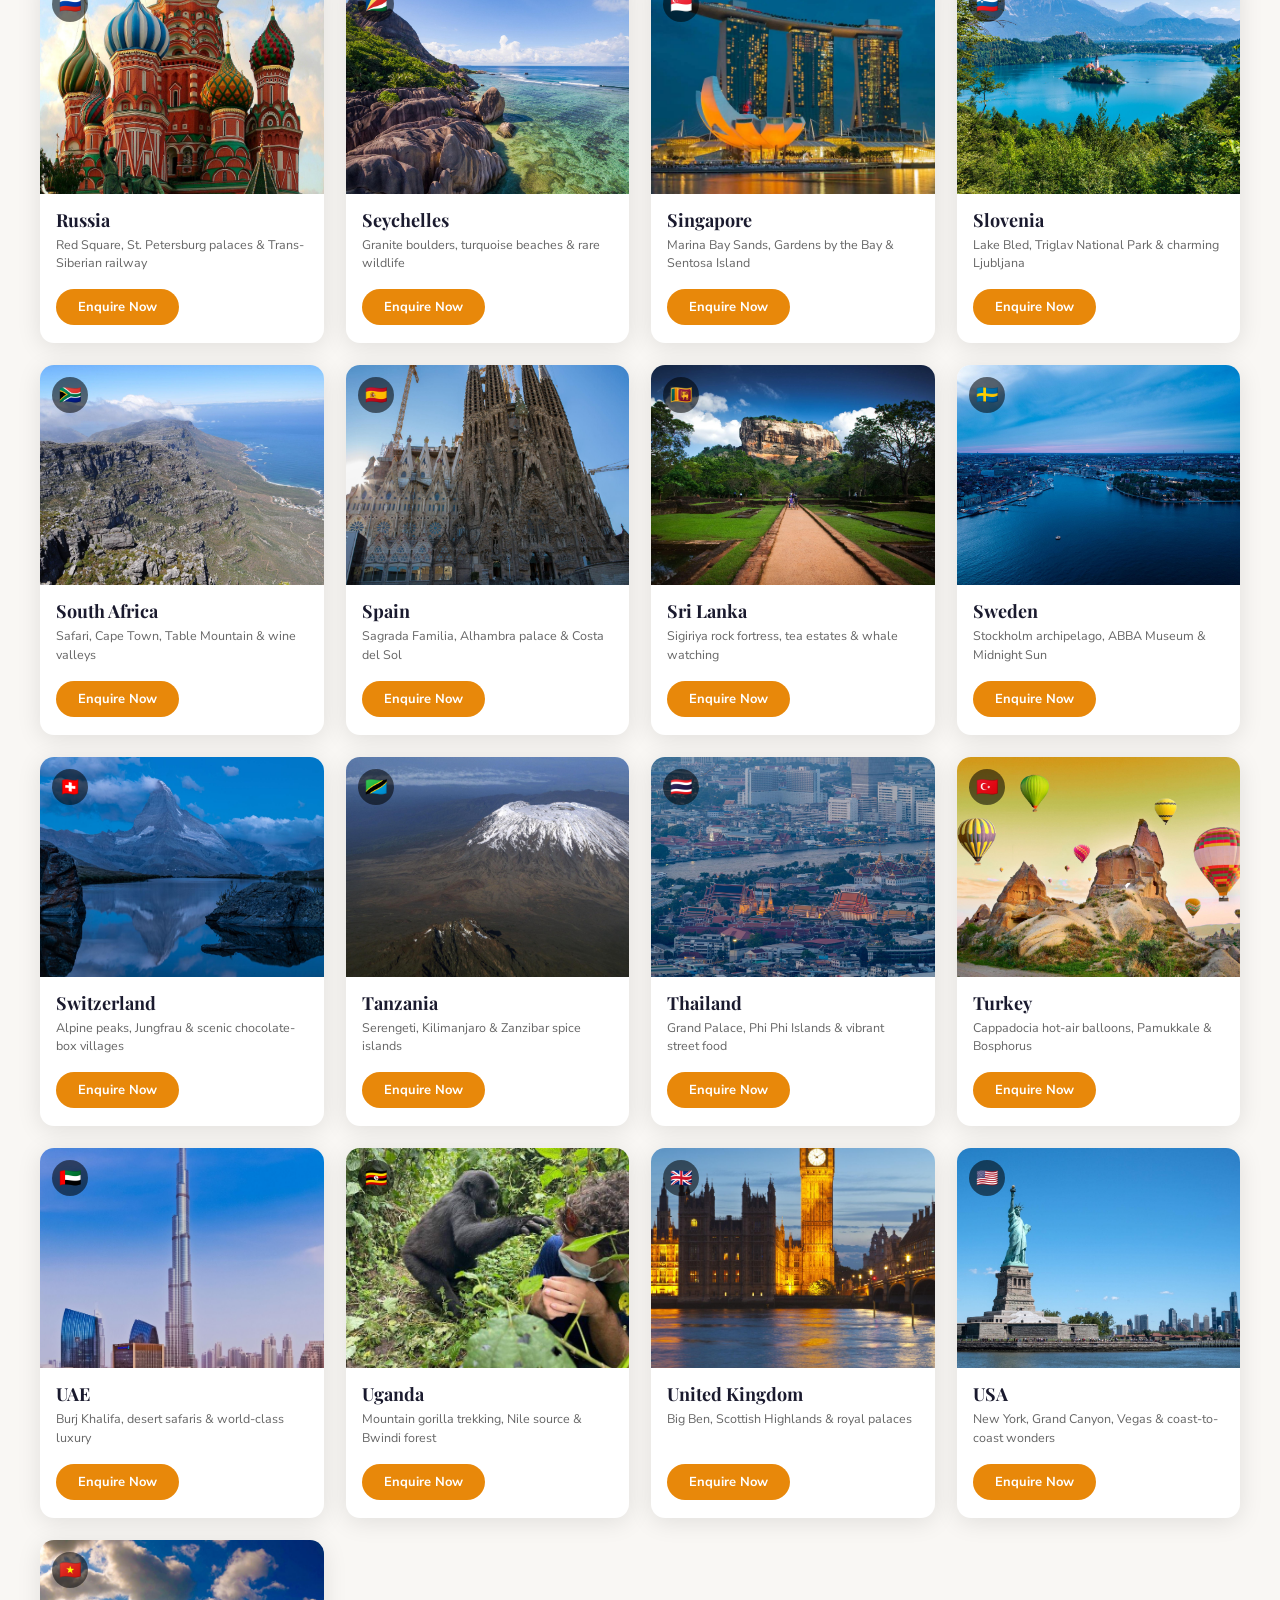
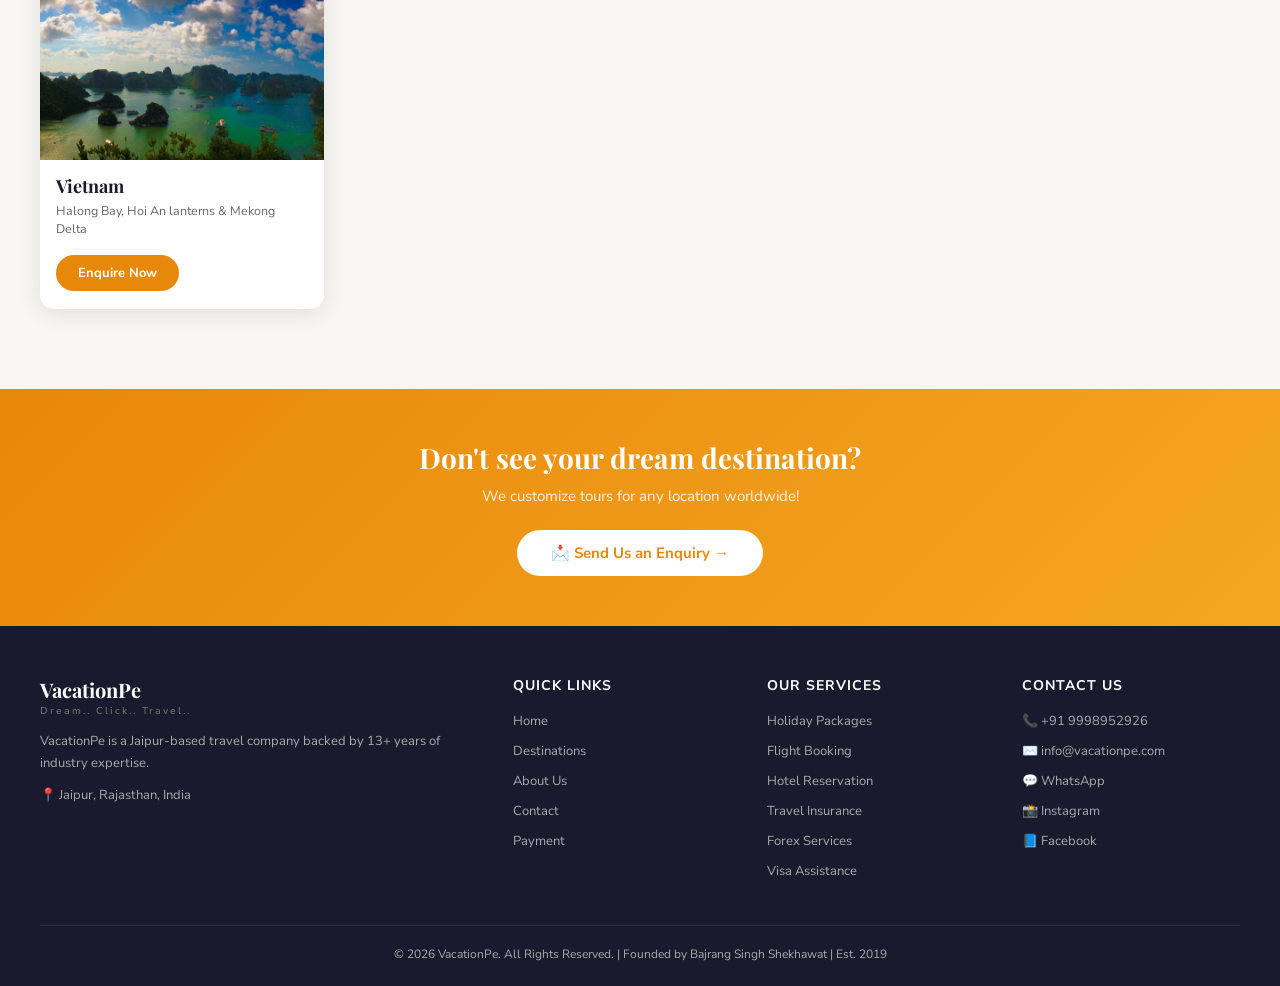
<file: destinations.html>
<!DOCTYPE html>
<html lang="en">
<head>
  <meta charset="UTF-8" />
  <meta name="viewport" content="width=device-width, initial-scale=1.0" />
  <meta name="description" content="Explore all destinations offered by VacationPe — International, Domestic & Cruise packages from Jaipur." />
  <title>Destinations – VacationPe</title>
  <link href="https://fonts.googleapis.com/css2?family=Playfair+Display:wght@600;700&family=Nunito+Sans:wght@400;600;700&display=swap" rel="stylesheet" />
  <style>
    *, *::before, *::after { box-sizing: border-box; margin: 0; padding: 0; }
    :root {
      --orange: #E8880A; --orange-dark: #c97408; --dark: #1a1a2e;
      --text: #333; --muted: #666; --light-bg: #f9f7f4; --white: #fff;
      --radius: 14px; --shadow: 0 4px 24px rgba(0,0,0,0.10);
    }
    body { font-family: 'Nunito Sans', sans-serif; color: var(--text); background: var(--light-bg); }
    .topbar { background: var(--dark); color: #ccc; font-size: 13px; padding: 8px 40px; display: flex; justify-content: space-between; align-items: center; flex-wrap: wrap; gap: 8px; }
    .topbar a { color: #ccc; text-decoration: none; margin-right: 16px; }
    .topbar a:hover { color: var(--orange); }
    nav { background: var(--white); padding: 0 40px; display: flex; justify-content: space-between; align-items: center; box-shadow: 0 2px 12px rgba(0,0,0,0.07); position: sticky; top: 0; z-index: 100; }
    .logo { padding: 16px 0; }
    .logo strong { font-family: 'Playfair Display', serif; font-size: 22px; color: var(--dark); }
    .logo span { display: block; font-size: 11px; color: var(--muted); letter-spacing: 2px; text-transform: uppercase; }
    .nav-links { list-style: none; display: flex; gap: 28px; }
    .nav-links a { text-decoration: none; color: var(--text); font-weight: 600; font-size: 14px; transition: color .2s; }
    .nav-links a:hover, .nav-links a.active { color: var(--orange); }
    .nav-book { background: var(--orange); color: var(--white) !important; padding: 8px 20px; border-radius: 30px; font-weight: 700 !important; }
    .nav-book:hover { background: var(--orange-dark) !important; }
    .hero { background: linear-gradient(135deg, var(--dark) 0%, #16213e 60%, #0f3460 100%); color: var(--white); text-align: center; padding: 70px 20px 60px; }
    .hero h1 { font-family: 'Playfair Display', serif; font-size: clamp(32px, 5vw, 52px); margin-bottom: 14px; }
    .hero p { font-size: 17px; color: #b0bec5; max-width: 520px; margin: 0 auto; }
    .tabs-wrap { display: flex; justify-content: center; gap: 12px; padding: 36px 20px 20px; flex-wrap: wrap; }
    .tab-btn { background: var(--white); border: 2px solid #ddd; color: var(--text); font-family: 'Nunito Sans', sans-serif; font-weight: 700; font-size: 15px; padding: 10px 30px; border-radius: 30px; cursor: pointer; transition: all .22s; }
    .tab-btn:hover { border-color: var(--orange); color: var(--orange); }
    .tab-btn.active { background: var(--orange); border-color: var(--orange); color: var(--white); }
    .section { display: none; padding: 10px 40px 60px; max-width: 1280px; margin: 0 auto; }
    .section.visible { display: block; }
    .grid { display: grid; grid-template-columns: repeat(4, 1fr); gap: 22px; margin-top: 10px; }
    @media (max-width: 1100px) { .grid { grid-template-columns: repeat(3, 1fr); } }
    @media (max-width: 700px) { .grid { grid-template-columns: repeat(2, 1fr); } }
    @media (max-width: 420px) { .grid { grid-template-columns: 1fr; } }
    .card { background: var(--white); border-radius: var(--radius); overflow: hidden; box-shadow: var(--shadow); transition: transform .25s, box-shadow .25s; cursor: pointer; text-decoration: none; color: inherit; display: flex; flex-direction: column; }
    .card:hover { transform: translateY(-6px); box-shadow: 0 12px 36px rgba(0,0,0,0.15); }
    .card-img-wrap { overflow: hidden; position: relative; }
    .card-img { width: 100%; height: 220px; object-fit: cover; display: block; transition: transform .4s; aspect-ratio: 16/9; }
    .card:hover .card-img { transform: scale(1.05); }
    .card-badge { position: absolute; top: 12px; left: 12px; background: rgba(0,0,0,0.55); color: #fff; font-size: 18px; width: 36px; height: 36px; border-radius: 50%; display: flex; align-items: center; justify-content: center; }
    .card-body { padding: 14px 16px 18px; flex: 1; display: flex; flex-direction: column; }
    .card-body h3 { font-family: 'Playfair Display', serif; font-size: 18px; margin-bottom: 4px; color: var(--dark); }
    .card-body p { font-size: 12.5px; color: var(--muted); line-height: 1.5; flex: 1; }
    .card-btn { display: inline-block; margin-top: 16px; background: var(--orange); color: var(--white); font-weight: 700; font-size: 13px; padding: 9px 22px; border-radius: 30px; text-decoration: none; transition: background .2s; align-self: flex-start; }
    .card-btn:hover { background: var(--orange-dark); }
    .cta-strip { background: linear-gradient(135deg, var(--orange) 0%, #f5a623 100%); text-align: center; padding: 50px 20px; margin: 20px 0 0; }
    .cta-strip h2 { font-family: 'Playfair Display', serif; font-size: 28px; color: var(--white); margin-bottom: 10px; }
    .cta-strip p { color: rgba(255,255,255,0.88); font-size: 15px; margin-bottom: 24px; }
    .cta-btn { display: inline-block; background: var(--white); color: var(--orange); font-weight: 700; font-size: 15px; padding: 13px 34px; border-radius: 30px; text-decoration: none; transition: transform .2s; }
    .cta-btn:hover { transform: scale(1.04); }
    footer { background: var(--dark); color: #aaa; padding: 50px 40px 24px; }
    .footer-grid { display: grid; grid-template-columns: 2fr 1fr 1fr 1fr; gap: 36px; max-width: 1200px; margin: 0 auto 36px; }
    .footer-logo strong { font-family: 'Playfair Display', serif; font-size: 20px; color: var(--white); }
    .footer-logo span { display: block; font-size: 10px; letter-spacing: 2px; color: #777; margin-bottom: 12px; }
    .footer-logo p { font-size: 13px; line-height: 1.7; }
    footer h4 { color: var(--white); font-size: 14px; margin-bottom: 14px; text-transform: uppercase; letter-spacing: 1px; }
    footer ul { list-style: none; }
    footer ul li { margin-bottom: 8px; }
    footer ul a { color: #aaa; text-decoration: none; font-size: 13px; transition: color .2s; }
    footer ul a:hover { color: var(--orange); }
    .footer-bottom { border-top: 1px solid #2a2a3e; padding-top: 20px; text-align: center; font-size: 12px; max-width: 1200px; margin: 0 auto; }
    @media (max-width: 768px) { nav { padding: 0 20px; } .nav-links { gap: 14px; } .section { padding: 10px 16px 50px; } .footer-grid { grid-template-columns: 1fr 1fr; } .topbar { display: none; } }
    @media (max-width: 500px) { .footer-grid { grid-template-columns: 1fr; } .nav-links { display: none; } }
  </style>
</head>
<body>

<div class="topbar">
  <div>
    <a href="tel:+919998952926">📞 +91 9998952926</a>
    <a href="mailto:info@vacationpe.com">✉️ info@vacationpe.com</a>
  </div>
  <div>
    <a href="https://api.whatsapp.com/send?phone=919998952926">💬 WhatsApp</a>
    <a href="https://www.instagram.com/vacationpe/">📸 Instagram</a>
    <a href="https://www.facebook.com/VacationPe/">📘 Facebook</a>
  </div>
</div>

<nav>
  <div class="logo">
    <a href="index.html" style="text-decoration:none">
      <strong>VacationPe</strong>
      <span>Dream.. Click.. Travel..</span>
    </a>
  </div>
  <ul class="nav-links">
    <li><a href="index.html">Home</a></li>
    <li><a href="destinations.html" class="active">Destinations</a></li>
    <li><a href="visa.html">Visa</a></li>
    <li><a href="about.html">About Us</a></li>
    <li><a href="contact.html">Contact</a></li>
    <li><a href="payment.html">Payment</a></li>
    <li><a href="https://api.whatsapp.com/send?phone=919998952926" class="nav-book">💬 Book Now</a></li>
  </ul>
</nav>

<div class="hero">
  <h1>Our Destinations</h1>
  <p>Handpicked experiences for every type of traveller</p>
</div>

<div class="tabs-wrap">
  <button class="tab-btn active" onclick="showTab('international', this)">🌍 International</button>
  <button class="tab-btn" onclick="showTab('domestic', this)">🇮🇳 Domestic</button>
  <button class="tab-btn" onclick="showTab('cruise', this)">🚢 Cruise</button>
</div>

<!-- ===== INTERNATIONAL ===== -->
<div class="section visible" id="tab-international">
  <div class="grid">
        <a class="card" href="contact.html?dest=Australia">
      <div class="card-img-wrap"><img class="card-img" src="images/australia.jpeg" alt="Australia" loading="lazy"><div class="card-badge">🇦🇺</div></div>
      <div class="card-body"><h3>Australia</h3><p>Sydney Opera House, Great Barrier Reef & Outback adventures</p><span class="card-btn">Enquire Now</span></div>
    </a>
        <a class="card" href="contact.html?dest=Austria">
      <div class="card-img-wrap"><img class="card-img" src="images/austria.jpeg" alt="Austria" loading="lazy"><div class="card-badge">🇦🇹</div></div>
      <div class="card-body"><h3>Austria</h3><p>Vienna palaces, Mozart's birthplace & Alpine scenery</p><span class="card-btn">Enquire Now</span></div>
    </a>
        <a class="card" href="contact.html?dest=Azerbaijan">
      <div class="card-img-wrap"><img class="card-img" src="images/azerbaijan.jpeg" alt="Azerbaijan" loading="lazy"><div class="card-badge">🇦🇿</div></div>
      <div class="card-body"><h3>Azerbaijan</h3><p>Baku's flame towers, old city & Caspian coastline</p><span class="card-btn">Enquire Now</span></div>
    </a>
        <a class="card" href="contact.html?dest=Belgium">
      <div class="card-img-wrap"><img class="card-img" src="images/belgium.jpeg" alt="Belgium" loading="lazy"><div class="card-badge">🇧🇪</div></div>
      <div class="card-body"><h3>Belgium</h3><p>Bruges canals, Brussels waffles & medieval architecture</p><span class="card-btn">Enquire Now</span></div>
    </a>
        <a class="card" href="contact.html?dest=Brazil">
      <div class="card-img-wrap"><img class="card-img" src="images/brazil.jpeg" alt="Brazil" loading="lazy"><div class="card-badge">🇧🇷</div></div>
      <div class="card-body"><h3>Brazil</h3><p>Rio carnival, Amazon rainforest & Iguazu Falls</p><span class="card-btn">Enquire Now</span></div>
    </a>
        <a class="card" href="contact.html?dest=Cambodia">
      <div class="card-img-wrap"><img class="card-img" src="images/cambodia.jpeg" alt="Cambodia" loading="lazy"><div class="card-badge">🇰🇭</div></div>
      <div class="card-body"><h3>Cambodia</h3><p>Angkor Wat temples, Mekong River & Khmer heritage</p><span class="card-btn">Enquire Now</span></div>
    </a>
        <a class="card" href="contact.html?dest=Canada">
      <div class="card-img-wrap"><img class="card-img" src="images/canada.jpeg" alt="Canada" loading="lazy"><div class="card-badge">🇨🇦</div></div>
      <div class="card-body"><h3>Canada</h3><p>Niagara Falls, Banff National Park & Maple trails</p><span class="card-btn">Enquire Now</span></div>
    </a>
        <a class="card" href="contact.html?dest=China">
      <div class="card-img-wrap"><img class="card-img" src="images/china.jpeg" alt="China" loading="lazy"><div class="card-badge">🇨🇳</div></div>
      <div class="card-body"><h3>China</h3><p>Great Wall, Shanghai skyline & Zhangjiajie peaks</p><span class="card-btn">Enquire Now</span></div>
    </a>
        <a class="card" href="contact.html?dest=Croatia">
      <div class="card-img-wrap"><img class="card-img" src="images/croatia.jpeg" alt="Croatia" loading="lazy"><div class="card-badge">🇭🇷</div></div>
      <div class="card-body"><h3>Croatia</h3><p>Dubrovnik old city, Plitvice lakes & Adriatic coast</p><span class="card-btn">Enquire Now</span></div>
    </a>
        <a class="card" href="contact.html?dest=Czech Republic">
      <div class="card-img-wrap"><img class="card-img" src="images/czech-republic.jpeg" alt="Czech Republic" loading="lazy"><div class="card-badge">🇨🇿</div></div>
      <div class="card-body"><h3>Czech Republic</h3><p>Prague's fairy-tale castles, Gothic bridges & beer culture</p><span class="card-btn">Enquire Now</span></div>
    </a>
        <a class="card" href="contact.html?dest=Egypt">
      <div class="card-img-wrap"><img class="card-img" src="images/egypt.jpeg" alt="Egypt" loading="lazy"><div class="card-badge">🇪🇬</div></div>
      <div class="card-body"><h3>Egypt</h3><p>Pyramids of Giza, Nile cruises & ancient pharaoh temples</p><span class="card-btn">Enquire Now</span></div>
    </a>
        <a class="card" href="contact.html?dest=Estonia">
      <div class="card-img-wrap"><img class="card-img" src="images/estonia.jpeg" alt="Estonia" loading="lazy"><div class="card-badge">🇪🇪</div></div>
      <div class="card-body"><h3>Estonia</h3><p>Tallinn's medieval old town, Baltic coast & digital culture</p><span class="card-btn">Enquire Now</span></div>
    </a>
        <a class="card" href="contact.html?dest=Fiji">
      <div class="card-img-wrap"><img class="card-img" src="images/fiji.jpeg" alt="Fiji" loading="lazy"><div class="card-badge">🇫🇯</div></div>
      <div class="card-body"><h3>Fiji</h3><p>Tropical islands, coral reefs & warm Pacific hospitality</p><span class="card-btn">Enquire Now</span></div>
    </a>
        <a class="card" href="contact.html?dest=Finland">
      <div class="card-img-wrap"><img class="card-img" src="images/finland.jpeg" alt="Finland" loading="lazy"><div class="card-badge">🇫🇮</div></div>
      <div class="card-body"><h3>Finland</h3><p>Northern Lights, Santa's homeland & pristine lakes</p><span class="card-btn">Enquire Now</span></div>
    </a>
        <a class="card" href="contact.html?dest=France">
      <div class="card-img-wrap"><img class="card-img" src="images/france.jpeg" alt="France" loading="lazy"><div class="card-badge">🇫🇷</div></div>
      <div class="card-body"><h3>France</h3><p>Eiffel Tower, Loire Valley châteaux & French Riviera</p><span class="card-btn">Enquire Now</span></div>
    </a>
        <a class="card" href="contact.html?dest=Germany">
      <div class="card-img-wrap"><img class="card-img" src="images/germany.jpeg" alt="Germany" loading="lazy"><div class="card-badge">🇩🇪</div></div>
      <div class="card-body"><h3>Germany</h3><p>Neuschwanstein Castle, Oktoberfest & Black Forest</p><span class="card-btn">Enquire Now</span></div>
    </a>
        <a class="card" href="contact.html?dest=Greece">
      <div class="card-img-wrap"><img class="card-img" src="images/greece.jpeg" alt="Greece" loading="lazy"><div class="card-badge">🇬🇷</div></div>
      <div class="card-body"><h3>Greece</h3><p>Santorini sunsets, Acropolis & Aegean island hopping</p><span class="card-btn">Enquire Now</span></div>
    </a>
        <a class="card" href="contact.html?dest=Hong Kong">
      <div class="card-img-wrap"><img class="card-img" src="images/hong-kong.jpeg" alt="Hong Kong" loading="lazy"><div class="card-badge">🇭🇰</div></div>
      <div class="card-body"><h3>Hong Kong</h3><p>Victoria Harbour skyline, Peak & vibrant street markets</p><span class="card-btn">Enquire Now</span></div>
    </a>
        <a class="card" href="contact.html?dest=Hungary">
      <div class="card-img-wrap"><img class="card-img" src="images/hungary.jpeg" alt="Hungary" loading="lazy"><div class="card-badge">🇭🇺</div></div>
      <div class="card-body"><h3>Hungary</h3><p>Budapest Parliament, thermal baths & Danube panorama</p><span class="card-btn">Enquire Now</span></div>
    </a>
        <a class="card" href="contact.html?dest=Iceland">
      <div class="card-img-wrap"><img class="card-img" src="images/iceland.jpeg" alt="Iceland" loading="lazy"><div class="card-badge">🇮🇸</div></div>
      <div class="card-body"><h3>Iceland</h3><p>Northern Lights, geysers, waterfalls & volcanic landscapes</p><span class="card-btn">Enquire Now</span></div>
    </a>
        <a class="card" href="contact.html?dest=Indonesia">
      <div class="card-img-wrap"><img class="card-img" src="images/indonesia.jpeg" alt="Indonesia" loading="lazy"><div class="card-badge">🇮🇩</div></div>
      <div class="card-body"><h3>Indonesia</h3><p>Bali temples, Komodo dragons & tropical island paradise</p><span class="card-btn">Enquire Now</span></div>
    </a>
        <a class="card" href="contact.html?dest=Ireland">
      <div class="card-img-wrap"><img class="card-img" src="images/ireland.jpeg" alt="Ireland" loading="lazy"><div class="card-badge">🇮🇪</div></div>
      <div class="card-body"><h3>Ireland</h3><p>Cliffs of Moher, ancient castles & lush green countryside</p><span class="card-btn">Enquire Now</span></div>
    </a>
        <a class="card" href="contact.html?dest=Israel">
      <div class="card-img-wrap"><img class="card-img" src="images/israel.jpeg" alt="Israel" loading="lazy"><div class="card-badge">🇮🇱</div></div>
      <div class="card-body"><h3>Israel</h3><p>Jerusalem's holy sites, Dead Sea & Tel Aviv beaches</p><span class="card-btn">Enquire Now</span></div>
    </a>
        <a class="card" href="contact.html?dest=Italy">
      <div class="card-img-wrap"><img class="card-img" src="images/italy.jpeg" alt="Italy" loading="lazy"><div class="card-badge">🇮🇹</div></div>
      <div class="card-body"><h3>Italy</h3><p>Colosseum, Venice canals & Amalfi Coast beauty</p><span class="card-btn">Enquire Now</span></div>
    </a>
        <a class="card" href="contact.html?dest=Japan">
      <div class="card-img-wrap"><img class="card-img" src="images/japan.jpeg" alt="Japan" loading="lazy"><div class="card-badge">🇯🇵</div></div>
      <div class="card-body"><h3>Japan</h3><p>Cherry blossoms, Mount Fuji & ancient samurai culture</p><span class="card-btn">Enquire Now</span></div>
    </a>
        <a class="card" href="contact.html?dest=Jordan">
      <div class="card-img-wrap"><img class="card-img" src="images/jordan.jpeg" alt="Jordan" loading="lazy"><div class="card-badge">🇯🇴</div></div>
      <div class="card-body"><h3>Jordan</h3><p>Petra's rose-red city, Wadi Rum desert & Dead Sea</p><span class="card-btn">Enquire Now</span></div>
    </a>
        <a class="card" href="contact.html?dest=Kazakhstan">
      <div class="card-img-wrap"><img class="card-img" src="images/kazakhstan.jpeg" alt="Kazakhstan" loading="lazy"><div class="card-badge">🇰🇿</div></div>
      <div class="card-body"><h3>Kazakhstan</h3><p>Almaty mountains, steppe landscapes & silk road heritage</p><span class="card-btn">Enquire Now</span></div>
    </a>
        <a class="card" href="contact.html?dest=Kenya">
      <div class="card-img-wrap"><img class="card-img" src="images/kenya.jpeg" alt="Kenya" loading="lazy"><div class="card-badge">🇰🇪</div></div>
      <div class="card-body"><h3>Kenya</h3><p>Maasai Mara safari, Big Five & Great Rift Valley</p><span class="card-btn">Enquire Now</span></div>
    </a>
        <a class="card" href="contact.html?dest=Laos">
      <div class="card-img-wrap"><img class="card-img" src="images/laos.jpeg" alt="Laos" loading="lazy"><div class="card-badge">🇱🇦</div></div>
      <div class="card-body"><h3>Laos</h3><p>Luang Prabang temples, Mekong sunsets & waterfall treks</p><span class="card-btn">Enquire Now</span></div>
    </a>
        <a class="card" href="contact.html?dest=Madagascar">
      <div class="card-img-wrap"><img class="card-img" src="images/madagascar.jpeg" alt="Madagascar" loading="lazy"><div class="card-badge">🇲🇬</div></div>
      <div class="card-body"><h3>Madagascar</h3><p>Baobab avenue, unique wildlife & pristine beaches</p><span class="card-btn">Enquire Now</span></div>
    </a>
        <a class="card" href="contact.html?dest=Malaysia">
      <div class="card-img-wrap"><img class="card-img" src="images/malaysia.jpeg" alt="Malaysia" loading="lazy"><div class="card-badge">🇲🇾</div></div>
      <div class="card-body"><h3>Malaysia</h3><p>Petronas Towers, rainforests & diverse street food</p><span class="card-btn">Enquire Now</span></div>
    </a>
        <a class="card" href="contact.html?dest=Maldives">
      <div class="card-img-wrap"><img class="card-img" src="images/maldives.jpeg" alt="Maldives" loading="lazy"><div class="card-badge">🇲🇻</div></div>
      <div class="card-body"><h3>Maldives</h3><p>Overwater villas, coral reefs & crystal-clear lagoons</p><span class="card-btn">Enquire Now</span></div>
    </a>
        <a class="card" href="contact.html?dest=Macau">
      <div class="card-img-wrap"><img class="card-img" src="images/macau.jpeg" alt="Macau" loading="lazy"><div class="card-badge">🇲🇴</div></div>
      <div class="card-body"><h3>Macau</h3><p>Historic ruins, casino glitz & Portuguese heritage</p><span class="card-btn">Enquire Now</span></div>
    </a>
        <a class="card" href="contact.html?dest=Mauritius">
      <div class="card-img-wrap"><img class="card-img" src="images/mauritius.jpeg" alt="Mauritius" loading="lazy"><div class="card-badge">🇲🇺</div></div>
      <div class="card-body"><h3>Mauritius</h3><p>Pristine beaches, turquoise lagoons & luxury resorts</p><span class="card-btn">Enquire Now</span></div>
    </a>
        <a class="card" href="contact.html?dest=Morocco">
      <div class="card-img-wrap"><img class="card-img" src="images/morocco.jpeg" alt="Morocco" loading="lazy"><div class="card-badge">🇲🇦</div></div>
      <div class="card-body"><h3>Morocco</h3><p>Marrakech medinas, Sahara dunes & Atlas Mountains</p><span class="card-btn">Enquire Now</span></div>
    </a>
        <a class="card" href="contact.html?dest=Nepal">
      <div class="card-img-wrap"><img class="card-img" src="images/nepal.jpeg" alt="Nepal" loading="lazy"><div class="card-badge">🇳🇵</div></div>
      <div class="card-body"><h3>Nepal</h3><p>Everest trekking, Kathmandu temples & Himalayan views</p><span class="card-btn">Enquire Now</span></div>
    </a>
        <a class="card" href="contact.html?dest=Netherlands">
      <div class="card-img-wrap"><img class="card-img" src="images/netherlands.jpeg" alt="Netherlands" loading="lazy"><div class="card-badge">🇳🇱</div></div>
      <div class="card-body"><h3>Netherlands</h3><p>Amsterdam canals, tulip fields & windmill landscapes</p><span class="card-btn">Enquire Now</span></div>
    </a>
        <a class="card" href="contact.html?dest=New Zealand">
      <div class="card-img-wrap"><img class="card-img" src="images/new-zealand.jpeg" alt="New Zealand" loading="lazy"><div class="card-badge">🇳🇿</div></div>
      <div class="card-body"><h3>New Zealand</h3><p>Fiordland, Hobbiton & adventure sports capital</p><span class="card-btn">Enquire Now</span></div>
    </a>
        <a class="card" href="contact.html?dest=Norway">
      <div class="card-img-wrap"><img class="card-img" src="images/norway.jpeg" alt="Norway" loading="lazy"><div class="card-badge">🇳🇴</div></div>
      <div class="card-body"><h3>Norway</h3><p>Fjords, Northern Lights & Viking heritage</p><span class="card-btn">Enquire Now</span></div>
    </a>
        <a class="card" href="contact.html?dest=Oman">
      <div class="card-img-wrap"><img class="card-img" src="images/oman.jpeg" alt="Oman" loading="lazy"><div class="card-badge">🇴🇲</div></div>
      <div class="card-body"><h3>Oman</h3><p>Muscat palaces, desert dunes & wadis of Arabia</p><span class="card-btn">Enquire Now</span></div>
    </a>
        <a class="card" href="contact.html?dest=Peru">
      <div class="card-img-wrap"><img class="card-img" src="images/peru.jpeg" alt="Peru" loading="lazy"><div class="card-badge">🇵🇪</div></div>
      <div class="card-body"><h3>Peru</h3><p>Machu Picchu, Amazon basin & Inca Trail treks</p><span class="card-btn">Enquire Now</span></div>
    </a>
        <a class="card" href="contact.html?dest=Philippines">
      <div class="card-img-wrap"><img class="card-img" src="images/philippines.jpeg" alt="Philippines" loading="lazy"><div class="card-badge">🇵🇭</div></div>
      <div class="card-body"><h3>Philippines</h3><p>Palawan islands, Chocolate Hills & pristine dive spots</p><span class="card-btn">Enquire Now</span></div>
    </a>
        <a class="card" href="contact.html?dest=Poland">
      <div class="card-img-wrap"><img class="card-img" src="images/poland.jpeg" alt="Poland" loading="lazy"><div class="card-badge">🇵🇱</div></div>
      <div class="card-body"><h3>Poland</h3><p>Kraków's old town, Wieliczka salt mines & castle trails</p><span class="card-btn">Enquire Now</span></div>
    </a>
        <a class="card" href="contact.html?dest=Portugal">
      <div class="card-img-wrap"><img class="card-img" src="images/portugal.jpeg" alt="Portugal" loading="lazy"><div class="card-badge">🇵🇹</div></div>
      <div class="card-body"><h3>Portugal</h3><p>Lisbon trams, Algarve cliffs & port wine valleys</p><span class="card-btn">Enquire Now</span></div>
    </a>
        <a class="card" href="contact.html?dest=Russia">
      <div class="card-img-wrap"><img class="card-img" src="images/russia.jpeg" alt="Russia" loading="lazy"><div class="card-badge">🇷🇺</div></div>
      <div class="card-body"><h3>Russia</h3><p>Red Square, St. Petersburg palaces & Trans-Siberian railway</p><span class="card-btn">Enquire Now</span></div>
    </a>
        <a class="card" href="contact.html?dest=Seychelles">
      <div class="card-img-wrap"><img class="card-img" src="images/seychelles.jpeg" alt="Seychelles" loading="lazy"><div class="card-badge">🇸🇨</div></div>
      <div class="card-body"><h3>Seychelles</h3><p>Granite boulders, turquoise beaches & rare wildlife</p><span class="card-btn">Enquire Now</span></div>
    </a>
        <a class="card" href="contact.html?dest=Singapore">
      <div class="card-img-wrap"><img class="card-img" src="images/singapore.jpeg" alt="Singapore" loading="lazy"><div class="card-badge">🇸🇬</div></div>
      <div class="card-body"><h3>Singapore</h3><p>Marina Bay Sands, Gardens by the Bay & Sentosa Island</p><span class="card-btn">Enquire Now</span></div>
    </a>
        <a class="card" href="contact.html?dest=Slovenia">
      <div class="card-img-wrap"><img class="card-img" src="images/slovenia.jpeg" alt="Slovenia" loading="lazy"><div class="card-badge">🇸🇮</div></div>
      <div class="card-body"><h3>Slovenia</h3><p>Lake Bled, Triglav National Park & charming Ljubljana</p><span class="card-btn">Enquire Now</span></div>
    </a>
        <a class="card" href="contact.html?dest=South Africa">
      <div class="card-img-wrap"><img class="card-img" src="images/south-africa.jpeg" alt="South Africa" loading="lazy"><div class="card-badge">🇿🇦</div></div>
      <div class="card-body"><h3>South Africa</h3><p>Safari, Cape Town, Table Mountain & wine valleys</p><span class="card-btn">Enquire Now</span></div>
    </a>
        <a class="card" href="contact.html?dest=Spain">
      <div class="card-img-wrap"><img class="card-img" src="images/spain.jpeg" alt="Spain" loading="lazy"><div class="card-badge">🇪🇸</div></div>
      <div class="card-body"><h3>Spain</h3><p>Sagrada Familia, Alhambra palace & Costa del Sol</p><span class="card-btn">Enquire Now</span></div>
    </a>
        <a class="card" href="contact.html?dest=Sri Lanka">
      <div class="card-img-wrap"><img class="card-img" src="images/sri-lanka.jpeg" alt="Sri Lanka" loading="lazy"><div class="card-badge">🇱🇰</div></div>
      <div class="card-body"><h3>Sri Lanka</h3><p>Sigiriya rock fortress, tea estates & whale watching</p><span class="card-btn">Enquire Now</span></div>
    </a>
        <a class="card" href="contact.html?dest=Sweden">
      <div class="card-img-wrap"><img class="card-img" src="images/sweden.jpeg" alt="Sweden" loading="lazy"><div class="card-badge">🇸🇪</div></div>
      <div class="card-body"><h3>Sweden</h3><p>Stockholm archipelago, ABBA Museum & Midnight Sun</p><span class="card-btn">Enquire Now</span></div>
    </a>
        <a class="card" href="contact.html?dest=Switzerland">
      <div class="card-img-wrap"><img class="card-img" src="images/switzerland.jpeg" alt="Switzerland" loading="lazy"><div class="card-badge">🇨🇭</div></div>
      <div class="card-body"><h3>Switzerland</h3><p>Alpine peaks, Jungfrau & scenic chocolate-box villages</p><span class="card-btn">Enquire Now</span></div>
    </a>
        <a class="card" href="contact.html?dest=Tanzania">
      <div class="card-img-wrap"><img class="card-img" src="images/tanzania.jpeg" alt="Tanzania" loading="lazy"><div class="card-badge">🇹🇿</div></div>
      <div class="card-body"><h3>Tanzania</h3><p>Serengeti, Kilimanjaro & Zanzibar spice islands</p><span class="card-btn">Enquire Now</span></div>
    </a>
        <a class="card" href="contact.html?dest=Thailand">
      <div class="card-img-wrap"><img class="card-img" src="images/thailand.jpeg" alt="Thailand" loading="lazy"><div class="card-badge">🇹🇭</div></div>
      <div class="card-body"><h3>Thailand</h3><p>Grand Palace, Phi Phi Islands & vibrant street food</p><span class="card-btn">Enquire Now</span></div>
    </a>
        <a class="card" href="contact.html?dest=Turkey">
      <div class="card-img-wrap"><img class="card-img" src="images/turkey.jpeg" alt="Turkey" loading="lazy"><div class="card-badge">🇹🇷</div></div>
      <div class="card-body"><h3>Turkey</h3><p>Cappadocia hot-air balloons, Pamukkale & Bosphorus</p><span class="card-btn">Enquire Now</span></div>
    </a>
        <a class="card" href="contact.html?dest=UAE">
      <div class="card-img-wrap"><img class="card-img" src="images/uae.jpeg" alt="UAE" loading="lazy"><div class="card-badge">🇦🇪</div></div>
      <div class="card-body"><h3>UAE</h3><p>Burj Khalifa, desert safaris & world-class luxury</p><span class="card-btn">Enquire Now</span></div>
    </a>
        <a class="card" href="contact.html?dest=Uganda">
      <div class="card-img-wrap"><img class="card-img" src="images/uganda.jpeg" alt="Uganda" loading="lazy"><div class="card-badge">🇺🇬</div></div>
      <div class="card-body"><h3>Uganda</h3><p>Mountain gorilla trekking, Nile source & Bwindi forest</p><span class="card-btn">Enquire Now</span></div>
    </a>
        <a class="card" href="contact.html?dest=United Kingdom">
      <div class="card-img-wrap"><img class="card-img" src="images/united-kingdom.jpeg" alt="United Kingdom" loading="lazy"><div class="card-badge">🇬🇧</div></div>
      <div class="card-body"><h3>United Kingdom</h3><p>Big Ben, Scottish Highlands & royal palaces</p><span class="card-btn">Enquire Now</span></div>
    </a>
        <a class="card" href="contact.html?dest=USA">
      <div class="card-img-wrap"><img class="card-img" src="images/usa.jpeg" alt="USA" loading="lazy"><div class="card-badge">🇺🇸</div></div>
      <div class="card-body"><h3>USA</h3><p>New York, Grand Canyon, Vegas & coast-to-coast wonders</p><span class="card-btn">Enquire Now</span></div>
    </a>
        <a class="card" href="contact.html?dest=Vietnam">
      <div class="card-img-wrap"><img class="card-img" src="images/vietnam.jpeg" alt="Vietnam" loading="lazy"><div class="card-badge">🇻🇳</div></div>
      <div class="card-body"><h3>Vietnam</h3><p>Halong Bay, Hoi An lanterns & Mekong Delta</p><span class="card-btn">Enquire Now</span></div>
    </a>
  </div>
</div>

<!-- ===== DOMESTIC ===== -->
<div class="section" id="tab-domestic">
  <div class="grid">
        <a class="card" href="contact.html?dest=Andhra Pradesh">
      <div class="card-img-wrap"><img class="card-img" src="https://upload.wikimedia.org/wikipedia/commons/thumb/2/21/Tirupati_temple.jpg/800px-Tirupati_temple.jpg" alt="Andhra Pradesh" loading="lazy"><div class="card-badge">🦚</div></div>
      <div class="card-body"><h3>Andhra Pradesh</h3><p>Tirupati, Araku Valley & Visakhapatnam coastline</p><span class="card-btn">Enquire Now</span></div>
    </a>
        <a class="card" href="contact.html?dest=Arunachal Pradesh">
      <div class="card-img-wrap"><img class="card-img" src="https://upload.wikimedia.org/wikipedia/commons/thumb/3/3f/Tawang_Monastery.jpg/800px-Tawang_Monastery.jpg" alt="Arunachal Pradesh" loading="lazy"><div class="card-badge">🦅</div></div>
      <div class="card-body"><h3>Arunachal Pradesh</h3><p>Tawang monastery & the scenic Ziro Valley</p><span class="card-btn">Enquire Now</span></div>
    </a>
        <a class="card" href="contact.html?dest=Assam">
      <div class="card-img-wrap"><img class="card-img" src="https://upload.wikimedia.org/wikipedia/commons/thumb/4/4d/Kaziranga_rhino.jpg/800px-Kaziranga_rhino.jpg" alt="Assam" loading="lazy"><div class="card-badge">🦏</div></div>
      <div class="card-body"><h3>Assam</h3><p>Kaziranga, Majuli island & Guwahati on the Brahmaputra</p><span class="card-btn">Enquire Now</span></div>
    </a>
        <a class="card" href="contact.html?dest=Bihar">
      <div class="card-img-wrap"><img class="card-img" src="https://upload.wikimedia.org/wikipedia/commons/thumb/d/d1/Mahabodhi_Temple.jpg/800px-Mahabodhi_Temple.jpg" alt="Bihar" loading="lazy"><div class="card-badge">🛕</div></div>
      <div class="card-body"><h3>Bihar</h3><p>Bodh Gaya, Rajgir & the ancient ruins of Nalanda</p><span class="card-btn">Enquire Now</span></div>
    </a>
        <a class="card" href="contact.html?dest=Chhattisgarh">
      <div class="card-img-wrap"><img class="card-img" src="https://upload.wikimedia.org/wikipedia/commons/thumb/d/d2/Chitrakote_Falls.jpg/800px-Chitrakote_Falls.jpg" alt="Chhattisgarh" loading="lazy"><div class="card-badge">🌊</div></div>
      <div class="card-body"><h3>Chhattisgarh</h3><p>Chitrakote Falls, tribal heartland & Bastar forests</p><span class="card-btn">Enquire Now</span></div>
    </a>
        <a class="card" href="contact.html?dest=Goa">
      <div class="card-img-wrap"><img class="card-img" src="https://upload.wikimedia.org/wikipedia/commons/thumb/6/65/Goa_beach.jpg/800px-Goa_beach.jpg" alt="Goa" loading="lazy"><div class="card-badge">🏖️</div></div>
      <div class="card-body"><h3>Goa</h3><p>North Goa beaches, South Goa retreats & vibrant nightlife</p><span class="card-btn">Enquire Now</span></div>
    </a>
        <a class="card" href="contact.html?dest=Gujarat">
      <div class="card-img-wrap"><img class="card-img" src="https://upload.wikimedia.org/wikipedia/commons/thumb/3/32/Rann_of_Kutch.jpg/800px-Rann_of_Kutch.jpg" alt="Gujarat" loading="lazy"><div class="card-badge">🗿</div></div>
      <div class="card-body"><h3>Gujarat</h3><p>Statue of Unity, Rann of Kutch & Gir National Park</p><span class="card-btn">Enquire Now</span></div>
    </a>
        <a class="card" href="contact.html?dest=Haryana">
      <div class="card-img-wrap"><img class="card-img" src="https://upload.wikimedia.org/wikipedia/commons/thumb/1/13/Kurukshetra_Brahma_Sarovar.jpg/800px-Kurukshetra_Brahma_Sarovar.jpg" alt="Haryana" loading="lazy"><div class="card-badge">🌾</div></div>
      <div class="card-body"><h3>Haryana</h3><p>Kurukshetra's sacred ghats & Sultanpur Bird Sanctuary</p><span class="card-btn">Enquire Now</span></div>
    </a>
        <a class="card" href="contact.html?dest=Himachal Pradesh">
      <div class="card-img-wrap"><img class="card-img" src="https://upload.wikimedia.org/wikipedia/commons/thumb/a/a1/Rohtang_Pass.jpg/800px-Rohtang_Pass.jpg" alt="Himachal Pradesh" loading="lazy"><div class="card-badge">⛰️</div></div>
      <div class="card-body"><h3>Himachal Pradesh</h3><p>Manali, Shimla hill station & remote Spiti Valley</p><span class="card-btn">Enquire Now</span></div>
    </a>
        <a class="card" href="contact.html?dest=Jharkhand">
      <div class="card-img-wrap"><img class="card-img" src="https://upload.wikimedia.org/wikipedia/commons/thumb/2/2f/Hundru_Falls.jpg/800px-Hundru_Falls.jpg" alt="Jharkhand" loading="lazy"><div class="card-badge">🌿</div></div>
      <div class="card-body"><h3>Jharkhand</h3><p>Netarhat hills, Deoghar pilgrimage & Betla forest</p><span class="card-btn">Enquire Now</span></div>
    </a>
        <a class="card" href="contact.html?dest=Karnataka">
      <div class="card-img-wrap"><img class="card-img" src="https://upload.wikimedia.org/wikipedia/commons/thumb/1/19/Hampi_Virupaksha_Temple.jpg/800px-Hampi_Virupaksha_Temple.jpg" alt="Karnataka" loading="lazy"><div class="card-badge">🌺</div></div>
      <div class="card-body"><h3>Karnataka</h3><p>Coorg coffee estates, Hampi ruins & Chikmagalur hills</p><span class="card-btn">Enquire Now</span></div>
    </a>
        <a class="card" href="contact.html?dest=Kerala">
      <div class="card-img-wrap"><img class="card-img" src="https://upload.wikimedia.org/wikipedia/commons/thumb/2/27/Alleppey_backwaters.jpg/800px-Alleppey_backwaters.jpg" alt="Kerala" loading="lazy"><div class="card-badge">🌴</div></div>
      <div class="card-body"><h3>Kerala</h3><p>Munnar tea gardens, Alleppey backwaters & Wayanad</p><span class="card-btn">Enquire Now</span></div>
    </a>
        <a class="card" href="contact.html?dest=Ladakh">
      <div class="card-img-wrap"><img class="card-img" src="https://upload.wikimedia.org/wikipedia/commons/thumb/6/6b/Pangong_tso.jpg/800px-Pangong_tso.jpg" alt="Ladakh" loading="lazy"><div class="card-badge">🏔️</div></div>
      <div class="card-body"><h3>Ladakh</h3><p>Pangong Lake, moonscapes & ancient monastery trails</p><span class="card-btn">Enquire Now</span></div>
    </a>
        <a class="card" href="contact.html?dest=Madhya Pradesh">
      <div class="card-img-wrap"><img class="card-img" src="https://upload.wikimedia.org/wikipedia/commons/thumb/9/9f/Khajuraho_temple_2.jpg/800px-Khajuraho_temple_2.jpg" alt="Madhya Pradesh" loading="lazy"><div class="card-badge">🦁</div></div>
      <div class="card-body"><h3>Madhya Pradesh</h3><p>Khajuraho temples, Maheshwar ghats & Kanha tigers</p><span class="card-btn">Enquire Now</span></div>
    </a>
        <a class="card" href="contact.html?dest=Maharashtra">
      <div class="card-img-wrap"><img class="card-img" src="https://upload.wikimedia.org/wikipedia/commons/thumb/3/3a/Ajanta_Caves.jpg/800px-Ajanta_Caves.jpg" alt="Maharashtra" loading="lazy"><div class="card-badge">🌆</div></div>
      <div class="card-body"><h3>Maharashtra</h3><p>Mahabaleshwar, Lonavala hill stations & Ajanta-Ellora caves</p><span class="card-btn">Enquire Now</span></div>
    </a>
        <a class="card" href="contact.html?dest=Manipur">
      <div class="card-img-wrap"><img class="card-img" src="https://upload.wikimedia.org/wikipedia/commons/thumb/b/b0/Loktak_Lake.jpg/800px-Loktak_Lake.jpg" alt="Manipur" loading="lazy"><div class="card-badge">💧</div></div>
      <div class="card-body"><h3>Manipur</h3><p>Loktak Lake, floating islands & serene northeast landscapes</p><span class="card-btn">Enquire Now</span></div>
    </a>
        <a class="card" href="contact.html?dest=Meghalaya">
      <div class="card-img-wrap"><img class="card-img" src="https://upload.wikimedia.org/wikipedia/commons/thumb/1/13/Living_root_bridge.jpg/800px-Living_root_bridge.jpg" alt="Meghalaya" loading="lazy"><div class="card-badge">☁️</div></div>
      <div class="card-body"><h3>Meghalaya</h3><p>Shillong, Cherrapunji waterfalls & living root bridges</p><span class="card-btn">Enquire Now</span></div>
    </a>
        <a class="card" href="contact.html?dest=Mizoram">
      <div class="card-img-wrap"><img class="card-img" src="https://upload.wikimedia.org/wikipedia/commons/thumb/5/5d/Aizawl_panorama.jpg/800px-Aizawl_panorama.jpg" alt="Mizoram" loading="lazy"><div class="card-badge">🏞️</div></div>
      <div class="card-body"><h3>Mizoram</h3><p>Aizawl's hilltop city & the scenic Reiek trek</p><span class="card-btn">Enquire Now</span></div>
    </a>
        <a class="card" href="contact.html?dest=Nagaland">
      <div class="card-img-wrap"><img class="card-img" src="https://upload.wikimedia.org/wikipedia/commons/thumb/8/8e/Hornbill_Festival_Nagaland_India.jpg/800px-Hornbill_Festival_Nagaland_India.jpg" alt="Nagaland" loading="lazy"><div class="card-badge">🎋</div></div>
      <div class="card-body"><h3>Nagaland</h3><p>Kohima war memorial, Hornbill Festival & Dzukou Valley</p><span class="card-btn">Enquire Now</span></div>
    </a>
        <a class="card" href="contact.html?dest=Odisha">
      <div class="card-img-wrap"><img class="card-img" src="https://upload.wikimedia.org/wikipedia/commons/thumb/2/2c/Konark_Sun_Temple.jpg/800px-Konark_Sun_Temple.jpg" alt="Odisha" loading="lazy"><div class="card-badge">🌊</div></div>
      <div class="card-body"><h3>Odisha</h3><p>Puri beach, Konark Sun Temple & Bhubaneswar</p><span class="card-btn">Enquire Now</span></div>
    </a>
        <a class="card" href="contact.html?dest=Punjab">
      <div class="card-img-wrap"><img class="card-img" src="https://upload.wikimedia.org/wikipedia/commons/thumb/9/94/Golden_Temple_Amritsar.jpg/800px-Golden_Temple_Amritsar.jpg" alt="Punjab" loading="lazy"><div class="card-badge">🛕</div></div>
      <div class="card-body"><h3>Punjab</h3><p>Golden Temple Amritsar & the iconic Wagah Border ceremony</p><span class="card-btn">Enquire Now</span></div>
    </a>
        <a class="card" href="contact.html?dest=Rajasthan">
      <div class="card-img-wrap"><img class="card-img" src="https://upload.wikimedia.org/wikipedia/commons/thumb/1/17/Jaisalmer_fort.jpg/800px-Jaisalmer_fort.jpg" alt="Rajasthan" loading="lazy"><div class="card-badge">🏰</div></div>
      <div class="card-body"><h3>Rajasthan</h3><p>Jaipur palaces, Udaipur lakes & Jaisalmer desert safari</p><span class="card-btn">Enquire Now</span></div>
    </a>
        <a class="card" href="contact.html?dest=Sikkim">
      <div class="card-img-wrap"><img class="card-img" src="https://upload.wikimedia.org/wikipedia/commons/thumb/8/8e/Yumthang_Valley.jpg/800px-Yumthang_Valley.jpg" alt="Sikkim" loading="lazy"><div class="card-badge">🏔️</div></div>
      <div class="card-body"><h3>Sikkim</h3><p>Gangtok, Nathula Pass & Yumthang Valley of flowers</p><span class="card-btn">Enquire Now</span></div>
    </a>
        <a class="card" href="contact.html?dest=Tamil Nadu">
      <div class="card-img-wrap"><img class="card-img" src="https://upload.wikimedia.org/wikipedia/commons/thumb/5/5b/Meenakshi_Amman_Temple.jpg/800px-Meenakshi_Amman_Temple.jpg" alt="Tamil Nadu" loading="lazy"><div class="card-badge">🛕</div></div>
      <div class="card-body"><h3>Tamil Nadu</h3><p>Ooty hills, Kodaikanal & the grand Rameswaram temple</p><span class="card-btn">Enquire Now</span></div>
    </a>
        <a class="card" href="contact.html?dest=Telangana">
      <div class="card-img-wrap"><img class="card-img" src="https://upload.wikimedia.org/wikipedia/commons/thumb/7/74/Charminar.jpg/800px-Charminar.jpg" alt="Telangana" loading="lazy"><div class="card-badge">🏯</div></div>
      <div class="card-body"><h3>Telangana</h3><p>Hyderabad's Charminar, biryani culture & Warangal fort</p><span class="card-btn">Enquire Now</span></div>
    </a>
        <a class="card" href="contact.html?dest=Tripura">
      <div class="card-img-wrap"><img class="card-img" src="https://upload.wikimedia.org/wikipedia/commons/thumb/4/42/Neermahal_Palace.jpg/800px-Neermahal_Palace.jpg" alt="Tripura" loading="lazy"><div class="card-badge">🏛️</div></div>
      <div class="card-body"><h3>Tripura</h3><p>Ujjayanta Palace, Neermahal water palace & tribal culture</p><span class="card-btn">Enquire Now</span></div>
    </a>
        <a class="card" href="contact.html?dest=Uttar Pradesh">
      <div class="card-img-wrap"><img class="card-img" src="https://upload.wikimedia.org/wikipedia/commons/thumb/1/1d/TajMahal_2012.jpg/800px-TajMahal_2012.jpg" alt="Uttar Pradesh" loading="lazy"><div class="card-badge">🕌</div></div>
      <div class="card-body"><h3>Uttar Pradesh</h3><p>Varanasi ghats, Taj Mahal Agra & Ayodhya pilgrimage</p><span class="card-btn">Enquire Now</span></div>
    </a>
        <a class="card" href="contact.html?dest=Uttarakhand">
      <div class="card-img-wrap"><img class="card-img" src="https://upload.wikimedia.org/wikipedia/commons/thumb/7/73/Kedarnath_Temple.jpg/800px-Kedarnath_Temple.jpg" alt="Uttarakhand" loading="lazy"><div class="card-badge">🌿</div></div>
      <div class="card-body"><h3>Uttarakhand</h3><p>Rishikesh yoga, Auli skiing & Nainital lake retreat</p><span class="card-btn">Enquire Now</span></div>
    </a>
        <a class="card" href="contact.html?dest=West Bengal">
      <div class="card-img-wrap"><img class="card-img" src="https://upload.wikimedia.org/wikipedia/commons/thumb/0/01/Tea_garden_darjeeling.jpg/800px-Tea_garden_darjeeling.jpg" alt="West Bengal" loading="lazy"><div class="card-badge">🎨</div></div>
      <div class="card-body"><h3>West Bengal</h3><p>Darjeeling tea hills, Sundarbans delta & Kolkata heritage</p><span class="card-btn">Enquire Now</span></div>
    </a>
        <a class="card" href="contact.html?dest=Kashmir">
      <div class="card-img-wrap"><img class="card-img" src="https://upload.wikimedia.org/wikipedia/commons/thumb/1/11/Dal_Lake_Kashmir.jpg/800px-Dal_Lake_Kashmir.jpg" alt="Kashmir" loading="lazy"><div class="card-badge">🏔️</div></div>
      <div class="card-body"><h3>Kashmir</h3><p>Heaven on Earth – Dal Lake, Gulmarg & Pahalgam</p><span class="card-btn">Enquire Now</span></div>
    </a>
  </div>
</div>

<!-- ===== CRUISE ===== -->
<div class="section" id="tab-cruise">
  <div class="grid">

    <a class="card" href="contact.html?dest=Avalon Cruises">
      <div class="card-img-wrap">
        <img class="card-img" src="images/avalon.jpg" alt="Avalon Cruises" loading="lazy">
        <div class="card-badge">🚢</div>
      </div>
      <div class="card-body">
        <h3>Avalon Cruises</h3>
        <p>Luxury river & ocean cruising with world-class amenities</p>
        <span class="card-btn">Enquire Now</span>
      </div>
    </a>

    <a class="card" href="contact.html?dest=Carnival Cruises">
      <div class="card-img-wrap">
        <img class="card-img" src="images/carnival.jpg" alt="Carnival Cruises" loading="lazy">
        <div class="card-badge">🎉</div>
      </div>
      <div class="card-body">
        <h3>Carnival Cruises</h3>
        <p>Fun-filled voyages to Caribbean, Mexico & Bahamas</p>
        <span class="card-btn">Enquire Now</span>
      </div>
    </a>

    <a class="card" href="contact.html?dest=Cordelia Cruises">
      <div class="card-img-wrap">
        <img class="card-img" src="images/cordelia.jpg" alt="Cordelia Cruises" loading="lazy">
        <div class="card-badge">🇮🇳</div>
      </div>
      <div class="card-body">
        <h3>Cordelia Cruises</h3>
        <p>India's premier cruise line – Goa, Mumbai & Lakshadweep</p>
        <span class="card-btn">Enquire Now</span>
      </div>
    </a>

    <a class="card" href="contact.html?dest=Genting Dream Cruises">
      <div class="card-img-wrap">
        <img class="card-img" src="images/genting.jpg" alt="Genting Dream Cruises" loading="lazy">
        <div class="card-badge">🌏</div>
      </div>
      <div class="card-body">
        <h3>Genting Dream Cruises</h3>
        <p>Asia's luxury cruising experience across Southeast Asian ports</p>
        <span class="card-btn">Enquire Now</span>
      </div>
    </a>

    <a class="card" href="contact.html?dest=Holland America Cruises">
      <div class="card-img-wrap">
        <img class="card-img" src="images/holland.jpg" alt="Holland America Cruises" loading="lazy">
        <div class="card-badge">⚓</div>
      </div>
      <div class="card-body">
        <h3>Holland America Cruises</h3>
        <p>Premium voyages through Alaska, Europe & the Pacific</p>
        <span class="card-btn">Enquire Now</span>
      </div>
    </a>

    <a class="card" href="contact.html?dest=Norwegian Cruises">
      <div class="card-img-wrap">
        <img class="card-img" src="images/norwegian.jpg" alt="Norwegian Cruises" loading="lazy">
        <div class="card-badge">🌊</div>
      </div>
      <div class="card-body">
        <h3>Norwegian Cruises</h3>
        <p>Freestyle cruising to Caribbean, Mediterranean & beyond</p>
        <span class="card-btn">Enquire Now</span>
      </div>
    </a>

    <a class="card" href="contact.html?dest=Princess Cruises">
      <div class="card-img-wrap">
        <img class="card-img" src="images/princess.jpg" alt="Princess Cruises" loading="lazy">
        <div class="card-badge">👑</div>
      </div>
      <div class="card-body">
        <h3>Princess Cruises</h3>
        <p>Iconic voyages to Alaska, Europe, Asia & South America</p>
        <span class="card-btn">Enquire Now</span>
      </div>
    </a>

    <a class="card" href="contact.html?dest=Royal Caribbean Cruises">
      <div class="card-img-wrap">
        <img class="card-img" src="images/royal-caribbean.jpg" alt="Royal Caribbean Cruises" loading="lazy">
        <div class="card-badge">👑</div>
      </div>
      <div class="card-body">
        <h3>Royal Caribbean Cruises</h3>
        <p>World-class ships, entertainment & unforgettable global voyages</p>
        <span class="card-btn">Enquire Now</span>
      </div>
    </a>

  </div>
</div>

<div class="cta-strip">
  <h2>Don't see your dream destination?</h2>
  <p>We customize tours for any location worldwide!</p>
  <a class="cta-btn" href="contact.html">📩 Send Us an Enquiry →</a>
</div>

<footer>
  <div class="footer-grid">
    <div class="footer-logo">
      <strong>VacationPe</strong>
      <span>Dream.. Click.. Travel..</span>
      <p>VacationPe is a Jaipur-based travel company backed by 13+ years of industry expertise.</p>
      <p style="margin-top:10px">📍 Jaipur, Rajasthan, India</p>
    </div>
    <div>
      <h4>Quick Links</h4>
      <ul>
        <li><a href="index.html">Home</a></li>
        <li><a href="destinations.html">Destinations</a></li>
        <li><a href="about.html">About Us</a></li>
        <li><a href="contact.html">Contact</a></li>
        <li><a href="payment.html">Payment</a></li>
      </ul>
    </div>
    <div>
      <h4>Our Services</h4>
      <ul>
        <li><a href="#">Holiday Packages</a></li>
        <li><a href="#">Flight Booking</a></li>
        <li><a href="#">Hotel Reservation</a></li>
        <li><a href="#">Travel Insurance</a></li>
        <li><a href="#">Forex Services</a></li>
        <li><a href="visa.html">Visa Assistance</a></li>
      </ul>
    </div>
    <div>
      <h4>Contact Us</h4>
      <ul>
        <li><a href="tel:+919998952926">📞 +91 9998952926</a></li>
        <li><a href="mailto:info@vacationpe.com">✉️ info@vacationpe.com</a></li>
        <li><a href="https://api.whatsapp.com/send?phone=919998952926">💬 WhatsApp</a></li>
        <li><a href="https://www.instagram.com/vacationpe/">📸 Instagram</a></li>
        <li><a href="https://www.facebook.com/VacationPe/">📘 Facebook</a></li>
      </ul>
    </div>
  </div>
  <div class="footer-bottom">© 2026 VacationPe. All Rights Reserved. | Founded by Bajrang Singh Shekhawat | Est. 2019</div>
</footer>

<script>
  function showTab(name, btn) {
    document.querySelectorAll('.section').forEach(s => s.classList.remove('visible'));
    document.querySelectorAll('.tab-btn').forEach(b => b.classList.remove('active'));
    document.getElementById('tab-' + name).classList.add('visible');
    btn.classList.add('active');
  }
</script>
</body>
</html>
</file>
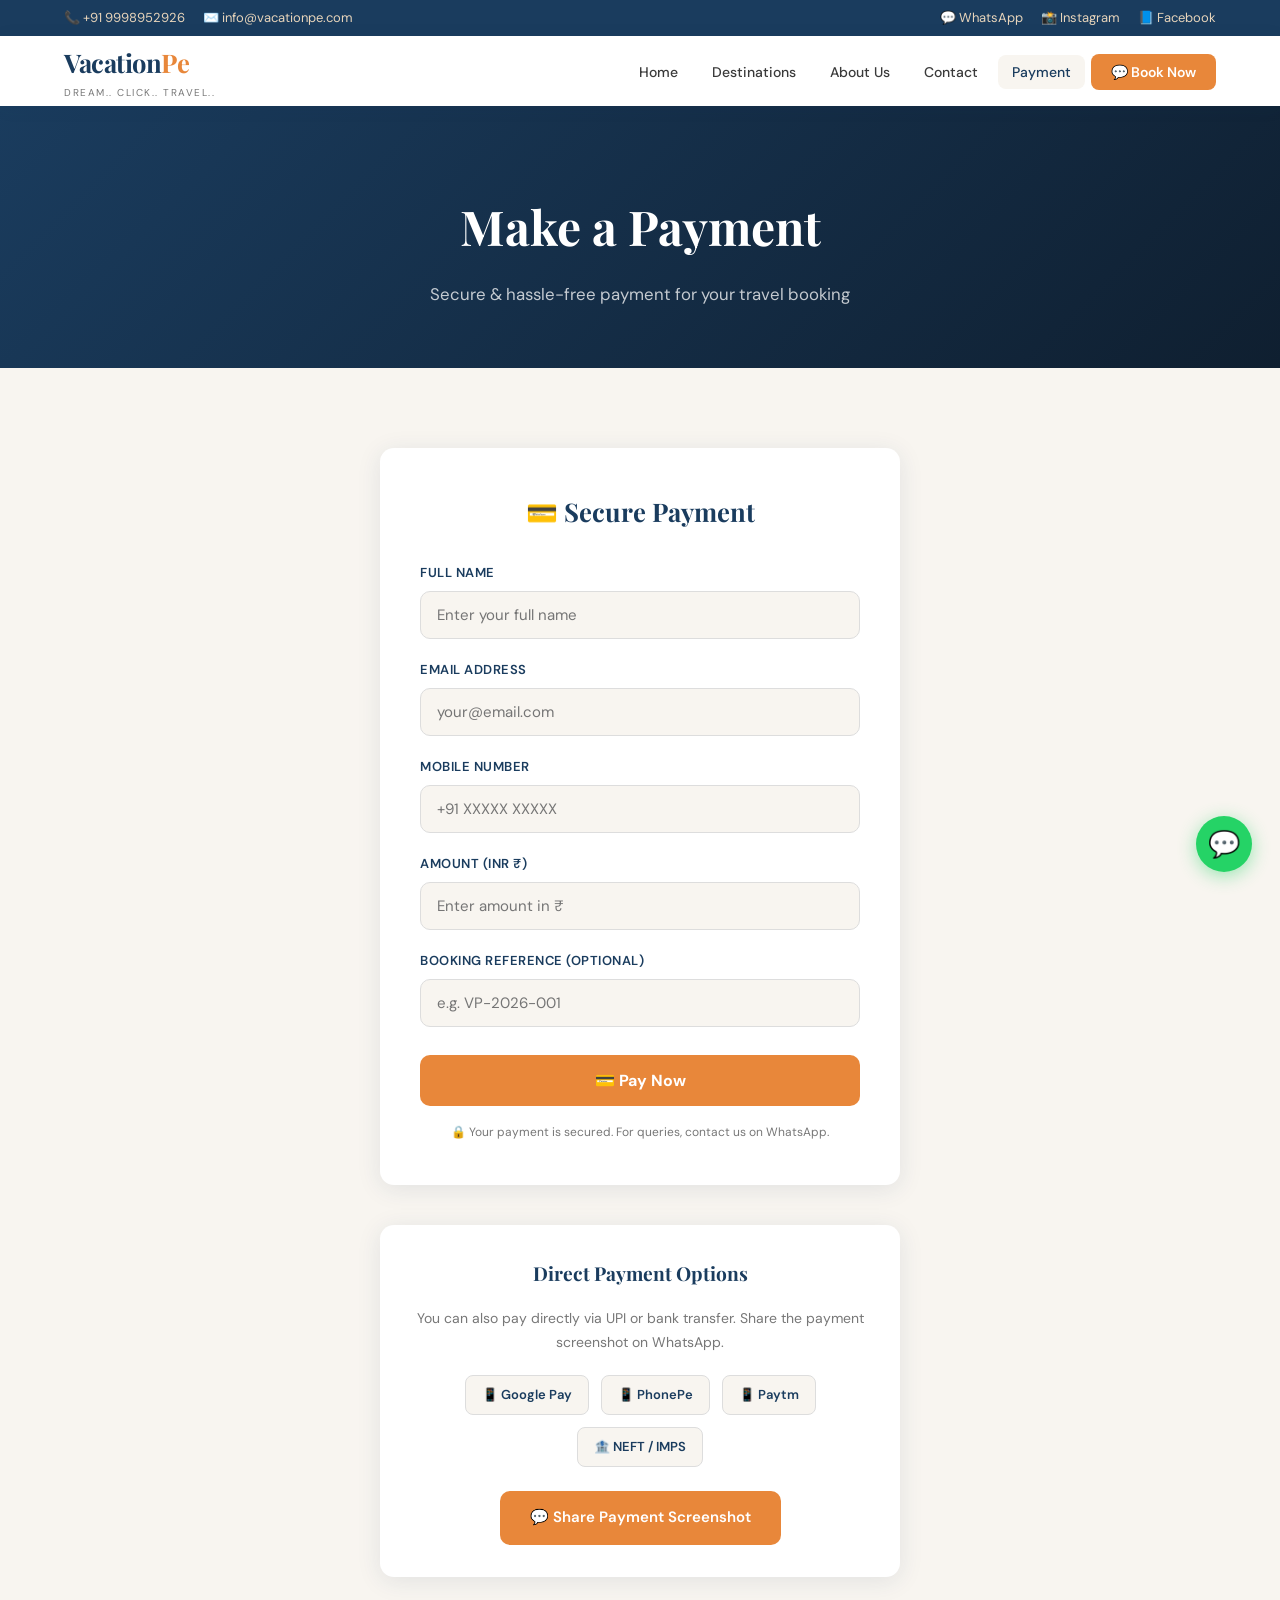
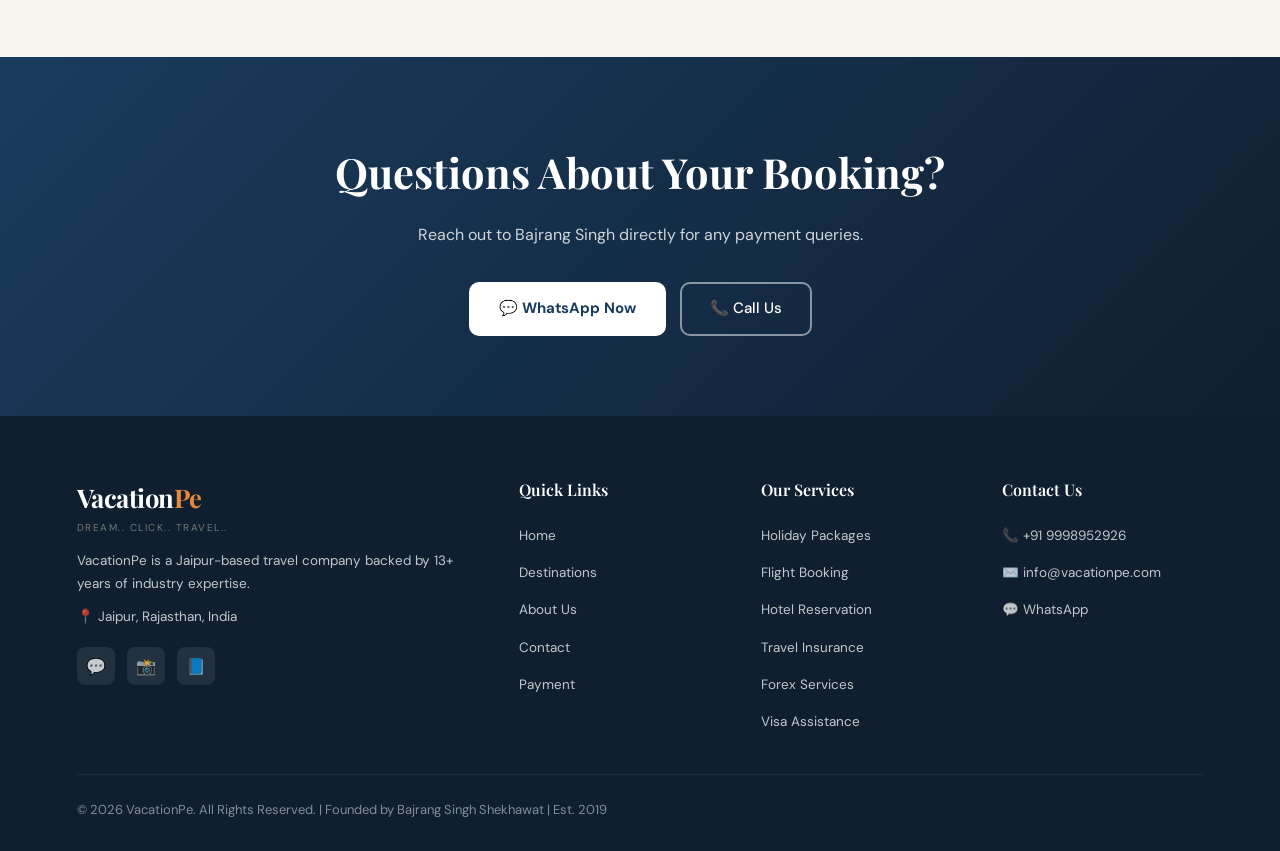
<file: payment.html>
<!DOCTYPE html>
<html lang="en">
<head>
  <meta charset="UTF-8" />
  <meta name="viewport" content="width=device-width, initial-scale=1.0" />
  <title>Payment – VacationPe</title>
  <meta name="description" content="Make a secure payment to VacationPe for your travel booking." />
  <link rel="stylesheet" href="style.css" />
</head>
<body>

  <!-- TOPBAR -->
  <div class="topbar">
    <div class="topbar-left">
      <a href="tel:+919998952926">📞 +91 9998952926</a>
      <a href="mailto:info@vacationpe.com">✉️ info@vacationpe.com</a>
    </div>
    <div class="topbar-right">
      <a href="https://api.whatsapp.com/send?phone=919998952926" target="_blank">💬 WhatsApp</a>
      <a href="https://www.instagram.com/vacationpe/" target="_blank">📸 Instagram</a>
      <a href="https://www.facebook.com/VacationPe/" target="_blank">📘 Facebook</a>
    </div>
  </div>

  <!-- NAVBAR -->
  <nav>
    <a href="index.html" class="logo">Vacation<span>Pe</span><small>Dream.. Click.. Travel..</small></a>
    <div class="hamburger"><span></span><span></span><span></span></div>
    <ul class="nav-links">
      <li><a href="index.html">Home</a></li>
      <li><a href="destinations.html">Destinations</a></li>
      <li><a href="about.html">About Us</a></li>
      <li><a href="contact.html">Contact</a></li>
      <li><a href="payment.html">Payment</a></li>
      <li><a href="https://api.whatsapp.com/send?phone=919998952926" class="btn-nav" target="_blank">💬 Book Now</a></li>
    </ul>
  </nav>

  <!-- PAGE HERO -->
  <div class="page-hero">
    <h1>Make a Payment</h1>
    <p>Secure &amp; hassle-free payment for your travel booking</p>
  </div>

  <!-- PAYMENT FORM -->
  <section class="section" style="background:var(--light);">
    <div class="payment-form-wrap">
      <h3>💳 Secure Payment</h3>
      <div class="form-group">
        <label for="pay-name">Full Name</label>
        <input type="text" id="pay-name" placeholder="Enter your full name" />
      </div>
      <div class="form-group">
        <label for="pay-email">Email Address</label>
        <input type="email" id="pay-email" placeholder="your@email.com" />
      </div>
      <div class="form-group">
        <label for="pay-mobile">Mobile Number</label>
        <input type="tel" id="pay-mobile" placeholder="+91 XXXXX XXXXX" />
      </div>
      <div class="form-group">
        <label for="pay-amount">Amount (INR ₹)</label>
        <input type="number" id="pay-amount" placeholder="Enter amount in ₹" min="1" />
      </div>
      <div class="form-group">
        <label for="pay-ref">Booking Reference (optional)</label>
        <input type="text" id="pay-ref" placeholder="e.g. VP-2026-001" />
      </div>
      <button class="btn-pay" onclick="handlePayment()">💳 Pay Now</button>
      <p class="payment-note">🔒 Your payment is secured. For queries, contact us on WhatsApp.</p>
    </div>

    <!-- UPI / Bank Details -->
    <div style="max-width:520px;margin:40px auto 0;background:var(--white);border-radius:var(--radius);padding:32px;box-shadow:var(--shadow);text-align:center;">
      <h4 style="font-family:'Playfair Display',serif;color:var(--primary);font-size:1.2rem;margin-bottom:18px;">Direct Payment Options</h4>
      <p style="font-size:14px;color:var(--text-light);margin-bottom:18px;">You can also pay directly via UPI or bank transfer. Share the payment screenshot on WhatsApp.</p>
      <div class="upi-grid">
        <div class="upi-tag">📱 Google Pay</div>
        <div class="upi-tag">📱 PhonePe</div>
        <div class="upi-tag">📱 Paytm</div>
        <div class="upi-tag">🏦 NEFT / IMPS</div>
      </div>
      <a href="https://api.whatsapp.com/send?phone=919998952926&text=Hi%20Bajrang%20bhai%2C%20I%20want%20to%20make%20a%20payment%20for%20my%20booking." class="btn-primary" style="display:inline-flex;margin-top:24px;" target="_blank">💬 Share Payment Screenshot</a>
    </div>
  </section>

  <!-- CTA -->
  <section class="cta-section">
    <h2>Questions About Your Booking?</h2>
    <p>Reach out to Bajrang Singh directly for any payment queries.</p>
    <div class="cta-btns">
      <a href="https://api.whatsapp.com/send?phone=919998952926" class="btn-cta-white" target="_blank">💬 WhatsApp Now</a>
      <a href="tel:+919998952926" class="btn-cta-outline">📞 Call Us</a>
    </div>
  </section>

  <!-- FOOTER -->
  <footer>
    <div class="footer-grid">
      <div class="footer-brand">
        <div class="logo" style="color:#fff;">Vacation<span style="color:var(--accent)">Pe</span><small>Dream.. Click.. Travel..</small></div>
        <p>VacationPe is a Jaipur-based travel company backed by 13+ years of industry expertise.</p>
        <p style="margin-top:10px;">📍 Jaipur, Rajasthan, India</p>
        <div class="social-links">
          <a class="social-link" href="https://api.whatsapp.com/send?phone=919998952926" target="_blank">💬</a>
          <a class="social-link" href="https://www.instagram.com/vacationpe/" target="_blank">📸</a>
          <a class="social-link" href="https://www.facebook.com/VacationPe/" target="_blank">📘</a>
        </div>
      </div>
      <div class="footer-col">
        <h5>Quick Links</h5>
        <ul>
          <li><a href="index.html">Home</a></li>
          <li><a href="destinations.html">Destinations</a></li>
          <li><a href="about.html">About Us</a></li>
          <li><a href="contact.html">Contact</a></li>
          <li><a href="payment.html">Payment</a></li>
        </ul>
      </div>
      <div class="footer-col">
        <h5>Our Services</h5>
        <ul>
          <li><a href="#">Holiday Packages</a></li>
          <li><a href="#">Flight Booking</a></li>
          <li><a href="#">Hotel Reservation</a></li>
          <li><a href="#">Travel Insurance</a></li>
          <li><a href="#">Forex Services</a></li>
          <li><a href="#">Visa Assistance</a></li>
        </ul>
      </div>
      <div class="footer-col">
        <h5>Contact Us</h5>
        <ul>
          <li><a href="tel:+919998952926">📞 +91 9998952926</a></li>
          <li><a href="mailto:info@vacationpe.com">✉️ info@vacationpe.com</a></li>
          <li><a href="https://api.whatsapp.com/send?phone=919998952926" target="_blank">💬 WhatsApp</a></li>
        </ul>
      </div>
    </div>
    <div class="footer-bottom">
      <span>© 2026 VacationPe. All Rights Reserved. | Founded by Bajrang Singh Shekhawat | Est. 2019</span>
    </div>
  </footer>

  <a class="wa-float" href="https://api.whatsapp.com/send?phone=919998952926" target="_blank" title="Chat on WhatsApp">💬</a>

  <script src="main.js"></script>
  <script>
    function handlePayment() {
      const name = document.getElementById('pay-name').value.trim();
      const email = document.getElementById('pay-email').value.trim();
      const mobile = document.getElementById('pay-mobile').value.trim();
      const amount = document.getElementById('pay-amount').value.trim();
      if (!name || !email || !mobile || !amount) {
        alert('Please fill in all required fields.');
        return;
      }
      // Redirect to WhatsApp with payment details
      const msg = encodeURIComponent(`Hi Bajrang bhai, I want to make a payment.\nName: ${name}\nEmail: ${email}\nMobile: ${mobile}\nAmount: ₹${amount}`);
      window.open(`https://api.whatsapp.com/send?phone=919998952926&text=${msg}`, '_blank');
    }
  </script>
</body>
</html>
</file>
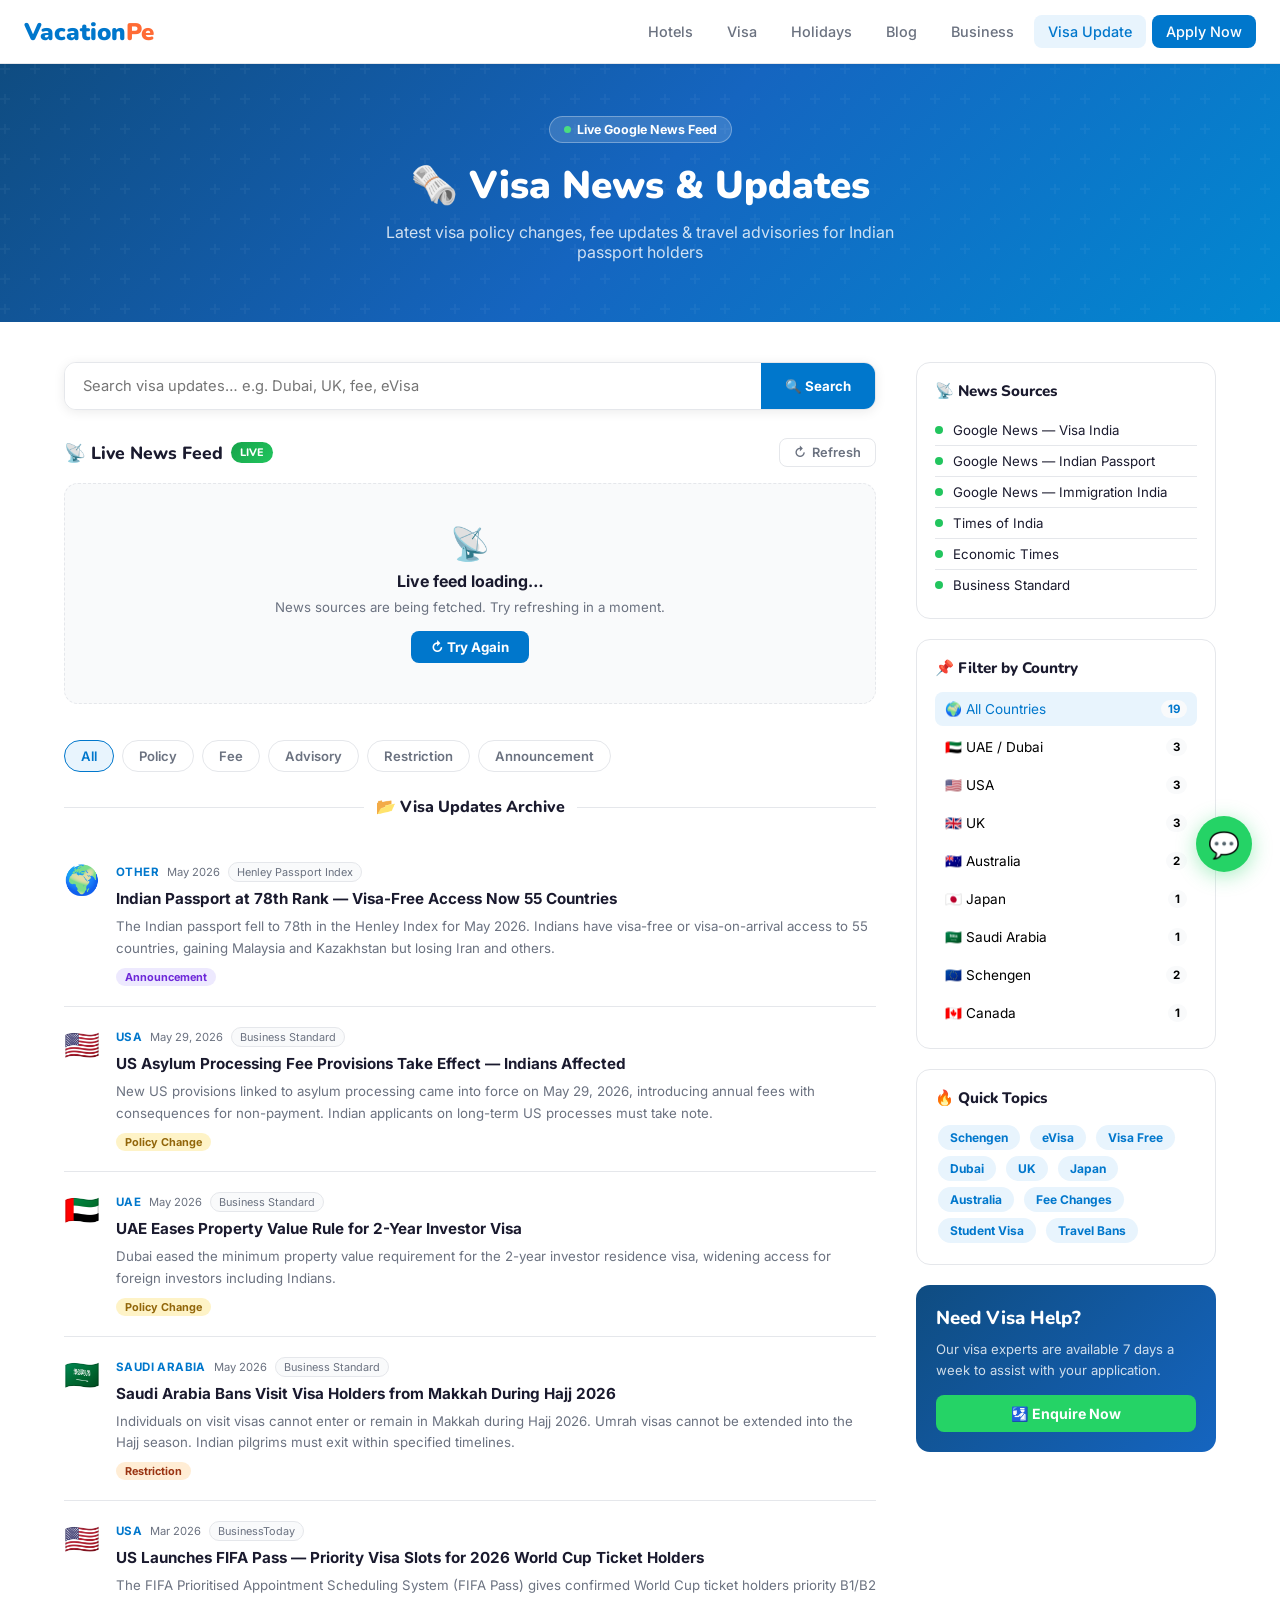
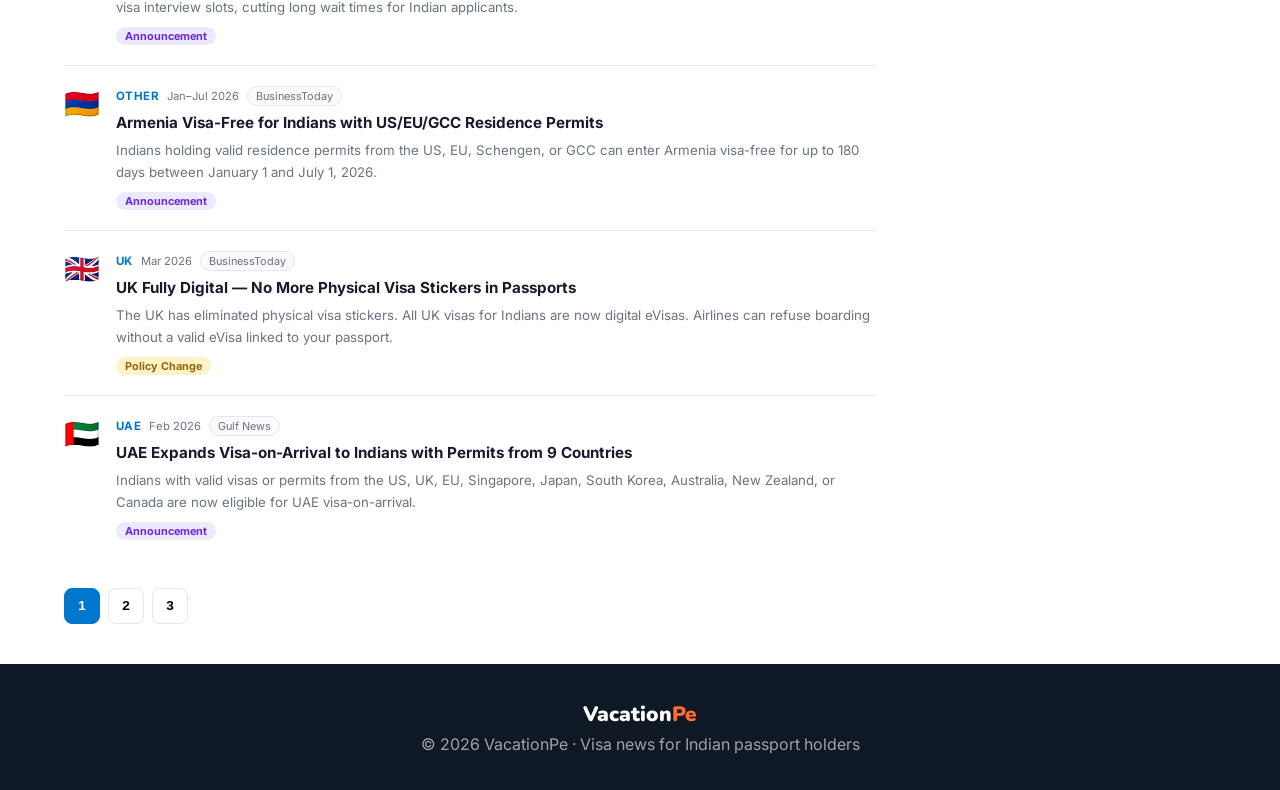
<file: visa-update.html>
<!DOCTYPE html>
<html lang="en">
<head>
  <meta charset="UTF-8" />
  <meta name="viewport" content="width=device-width, initial-scale=1.0" />
  <title>Visa News & Updates for Indians | VacationPe</title>
  <link href="https://fonts.googleapis.com/css2?family=Nunito:wght@400;600;700;800;900&family=Inter:wght@400;500;600&display=swap" rel="stylesheet" />
  <style>
    *, *::before, *::after { box-sizing: border-box; margin: 0; padding: 0; }
    :root {
      --blue: #0077cc; --blue-dark: #005fa3; --blue-light: #e8f4fd;
      --orange: #ff6b35; --text: #1a1a2e; --text-muted: #6b7280;
      --border: #e5e7eb; --bg: #f9fafb; --white: #ffffff;
      --shadow: 0 2px 12px rgba(0,0,0,0.08); --shadow-lg: 0 8px 32px rgba(0,0,0,0.12);
    }
    body { font-family: 'Inter', sans-serif; color: var(--text); background: var(--white); }
    nav { position:sticky; top:0; z-index:100; background:var(--white); border-bottom:1px solid var(--border); padding:0 24px; display:flex; align-items:center; justify-content:space-between; height:64px; box-shadow:0 1px 4px rgba(0,0,0,0.06); }
    .nav-logo { font-family:'Nunito',sans-serif; font-size:1.5rem; font-weight:900; color:var(--blue); text-decoration:none; }
    .nav-logo span { color:var(--orange); }
    .nav-links { display:flex; gap:6px; align-items:center; }
    .nav-links a { text-decoration:none; color:var(--text-muted); font-size:0.9rem; font-weight:500; padding:8px 14px; border-radius:8px; transition:all 0.2s; }
    .nav-links a:hover, .nav-links a.active { background:var(--blue-light); color:var(--blue); }
    .nav-cta { background:var(--blue) !important; color:#fff !important; border-radius:8px !important; }
    .page-hero { background:linear-gradient(135deg,#0f4c81 0%,#1565c0 50%,#0288d1 100%); padding:52px 24px 60px; text-align:center; position:relative; overflow:hidden; }
    .page-hero::before { content:''; position:absolute; inset:0; background:url("data:image/svg+xml,%3Csvg width='60' height='60' viewBox='0 0 60 60' xmlns='http://www.w3.org/2000/svg'%3E%3Cg fill='%23ffffff' fill-opacity='0.04'%3E%3Cpath d='M36 34v-4h-2v4h-4v2h4v4h2v-4h4v-2h-4zm0-30V0h-2v4h-4v2h4v4h2V6h4V4h-4zM6 34v-4H4v4H0v2h4v4h2v-4h4v-2H6zM6 4V0H4v4H0v2h4v4h2V6h4V4H6z'/%3E%3C/g%3E%3C/svg%3E"); }
    .live-badge-hero { display:inline-flex; align-items:center; gap:6px; background:rgba(255,255,255,0.15); border:1px solid rgba(255,255,255,0.3); border-radius:20px; padding:5px 14px; font-size:0.78rem; font-weight:700; color:#fff; margin-bottom:16px; position:relative; }
    .live-dot { width:7px; height:7px; border-radius:50%; background:#4ade80; animation:pulse 1.5s ease-in-out infinite; }
    @keyframes pulse { 0%,100%{opacity:1}50%{opacity:0.4} }
    .page-hero h1 { font-family:'Nunito',sans-serif; font-size:clamp(1.6rem,4vw,2.4rem); font-weight:900; color:#fff; margin-bottom:10px; position:relative; }
    .page-hero p { color:rgba(255,255,255,0.8); font-size:1rem; max-width:560px; margin:0 auto; position:relative; }
    .main-wrap { max-width:1200px; margin:0 auto; padding:40px 24px; display:grid; grid-template-columns:1fr 300px; gap:40px; }
    @media(max-width:900px){ .main-wrap{grid-template-columns:1fr;} .sidebar{display:none;} }
    .search-bar { display:flex; border:1.5px solid var(--border); border-radius:12px; overflow:hidden; background:#fff; box-shadow:var(--shadow); margin-bottom:28px; }
    .search-bar:focus-within { border-color:var(--blue); }
    .search-bar input { flex:1; border:none; outline:none; padding:14px 18px; font-family:'Inter',sans-serif; font-size:0.92rem; }
    .search-bar button { background:var(--blue); color:#fff; border:none; cursor:pointer; padding:14px 24px; font-weight:700; font-family:'Inter',sans-serif; white-space:nowrap; }
    .sec-header { display:flex; align-items:center; justify-content:space-between; margin-bottom:16px; }
    .sec-title { font-family:'Nunito',sans-serif; font-size:1.1rem; font-weight:800; display:flex; align-items:center; gap:8px; }
    .badge-live { background:linear-gradient(135deg,#16a34a,#22c55e); color:#fff; font-size:0.68rem; font-weight:800; padding:3px 9px; border-radius:20px; }
    .refresh-btn { display:flex; align-items:center; gap:6px; background:none; border:1.5px solid var(--border); border-radius:8px; padding:6px 14px; font-size:0.8rem; font-weight:600; cursor:pointer; color:var(--text-muted); transition:all 0.2s; font-family:'Inter',sans-serif; }
    .refresh-btn:hover { border-color:var(--blue); color:var(--blue); }
    .spin { display:inline-block; }
    .spinning .spin { animation:rot 0.8s linear infinite; }
    @keyframes rot { to{transform:rotate(360deg)} }
    .rss-grid { display:grid; grid-template-columns:repeat(auto-fill,minmax(280px,1fr)); gap:16px; margin-bottom:36px; }
    .rss-card { background:#fff; border:1.5px solid var(--border); border-radius:14px; padding:20px; display:flex; flex-direction:column; gap:10px; transition:all 0.2s; text-decoration:none; color:inherit; }
    .rss-card:hover { border-color:var(--blue); box-shadow:var(--shadow-lg); transform:translateY(-2px); }
    .rss-top { display:flex; align-items:center; gap:8px; }
    .rss-source { font-size:0.72rem; font-weight:700; color:var(--blue); text-transform:uppercase; letter-spacing:0.4px; }
    .rss-date { font-size:0.7rem; color:var(--text-muted); margin-left:auto; }
    .rss-title { font-weight:700; font-size:0.9rem; line-height:1.45; }
    .rss-excerpt { font-size:0.8rem; color:var(--text-muted); line-height:1.6; display:-webkit-box; -webkit-line-clamp:3; -webkit-box-orient:vertical; overflow:hidden; }
    .rss-link { font-size:0.78rem; font-weight:700; color:var(--blue); margin-top:auto; }
    .skeleton { background:linear-gradient(90deg,#f0f0f0 25%,#e8e8e8 50%,#f0f0f0 75%); background-size:200% 100%; animation:shimmer 1.4s ease-in-out infinite; border-radius:8px; }
    @keyframes shimmer { 0%{background-position:200% 0}100%{background-position:-200% 0} }
    .skel-card { background:#fff; border:1.5px solid var(--border); border-radius:14px; padding:20px; display:flex; flex-direction:column; gap:12px; }
    .filter-tabs { display:flex; gap:8px; flex-wrap:wrap; margin-bottom:24px; }
    .tab { padding:7px 16px; border-radius:20px; border:1.5px solid var(--border); background:#fff; color:var(--text-muted); font-size:0.82rem; font-weight:600; cursor:pointer; transition:all 0.2s; font-family:'Inter',sans-serif; }
    .tab:hover,.tab.active { border-color:var(--blue); background:var(--blue-light); color:var(--blue); }
    .divider { display:flex; align-items:center; gap:12px; margin:8px 0 24px; }
    .divider span { font-family:'Nunito',sans-serif; font-weight:800; font-size:1rem; white-space:nowrap; }
    .divider::before,.divider::after { content:''; flex:1; height:1px; background:var(--border); }
    .articles-list { display:flex; flex-direction:column; }
    .art-card { display:flex; gap:16px; padding:20px 0; border-bottom:1px solid var(--border); text-decoration:none; color:inherit; transition:all 0.15s; }
    .art-card:hover .art-title { color:var(--blue); }
    .art-card:last-child { border-bottom:none; }
    .art-flag { font-size:1.8rem; flex-shrink:0; }
    .art-body { flex:1; }
    .art-meta { display:flex; align-items:center; gap:8px; margin-bottom:6px; flex-wrap:wrap; }
    .art-country { font-size:0.72rem; font-weight:700; color:var(--blue); text-transform:uppercase; letter-spacing:0.4px; }
    .art-date { font-size:0.7rem; color:var(--text-muted); }
    .art-src { font-size:0.68rem; background:var(--bg); color:var(--text-muted); padding:2px 8px; border-radius:20px; border:1px solid var(--border); }
    .art-title { font-weight:700; font-size:0.95rem; line-height:1.45; margin-bottom:6px; transition:color 0.15s; }
    .art-excerpt { font-size:0.83rem; color:var(--text-muted); line-height:1.65; display:-webkit-box; -webkit-line-clamp:2; -webkit-box-orient:vertical; overflow:hidden; }
    .art-tag { display:inline-block; font-size:0.68rem; font-weight:700; padding:2px 9px; border-radius:20px; margin-top:8px; }
    .tag-policy{background:#fef3c7;color:#92660a;} .tag-fee{background:#fee2e2;color:#991b1b;}
    .tag-advisory{background:#dcfce7;color:#166534;} .tag-restriction{background:#ffedd5;color:#9a3412;}
    .tag-announcement{background:#ede9fe;color:#6d28d9;}
    .pagination { display:flex; gap:8px; margin-top:28px; }
    .page-btn { width:36px; height:36px; border-radius:8px; border:1.5px solid var(--border); background:#fff; cursor:pointer; display:flex; align-items:center; justify-content:center; font-size:0.85rem; font-weight:600; transition:all 0.15s; }
    .page-btn.active { background:var(--blue); color:#fff; border-color:var(--blue); }
    .page-btn:hover:not(.active) { background:var(--blue-light); border-color:var(--blue); }
    .sidebar { display:flex; flex-direction:column; gap:20px; }
    .s-card { background:#fff; border:1.5px solid var(--border); border-radius:14px; padding:18px; }
    .s-card h3 { font-family:'Nunito',sans-serif; font-weight:800; font-size:0.95rem; margin-bottom:14px; }
    .source-item { display:flex; align-items:center; gap:10px; padding:7px 0; border-bottom:1px solid var(--border); font-size:0.83rem; }
    .source-item:last-child { border-bottom:none; }
    .sdot { width:8px; height:8px; border-radius:50%; background:#22c55e; flex-shrink:0; }
    .country-btn { display:flex; align-items:center; gap:8px; padding:8px 10px; border-radius:8px; cursor:pointer; transition:background 0.15s; font-size:0.85rem; border:none; background:none; width:100%; text-align:left; font-family:'Inter',sans-serif; }
    .country-btn:hover,.country-btn.active { background:var(--blue-light); color:var(--blue); }
    .country-btn .cnt { margin-left:auto; background:var(--bg); font-size:0.72rem; font-weight:700; padding:2px 7px; border-radius:20px; }
    .chip { display:inline-block; background:var(--blue-light); color:var(--blue); font-size:0.75rem; font-weight:700; padding:5px 12px; border-radius:20px; cursor:pointer; margin:3px; border:none; font-family:'Inter',sans-serif; transition:all 0.15s; }
    .chip:hover { background:var(--blue); color:#fff; }
    .wa-float { position:fixed; bottom:28px; right:28px; z-index:200; background:#25d366; color:#fff; border-radius:50%; width:56px; height:56px; display:flex; align-items:center; justify-content:center; font-size:1.6rem; text-decoration:none; box-shadow:0 4px 20px rgba(37,211,102,0.4); transition:transform 0.2s; }
    .wa-float:hover { transform:scale(1.1); }
    footer { background:#0f1923; color:rgba(255,255,255,0.6); padding:36px 24px; text-align:center; }
    .footer-logo { font-family:'Nunito',sans-serif; font-size:1.3rem; font-weight:900; color:#fff; margin-bottom:6px; }
    .footer-logo span { color:var(--orange); }
    .news-placeholder { display:flex; align-items:center; justify-content:center; flex-direction:column; gap:8px; background:var(--bg); border:1.5px dashed var(--border); border-radius:14px; padding:40px; grid-column:1/-1; color:var(--text-muted); text-align:center; }

    /* ===== MODAL OVERLAY ===== */
    .modal-overlay {
      position:fixed; inset:0; background:rgba(15,25,35,0.7); z-index:1000;
      display:none; align-items:center; justify-content:center;
      padding:16px; backdrop-filter:blur(4px);
    }
    .modal-overlay.open { display:flex; }
    .modal {
      background:#fff; border-radius:20px; width:100%; max-width:680px;
      max-height:92vh; overflow-y:auto; box-shadow:0 24px 64px rgba(0,0,0,0.25);
      animation:slideUp 0.3s ease;
    }
    @keyframes slideUp { from{opacity:0;transform:translateY(30px)} to{opacity:1;transform:translateY(0)} }
    .modal-header {
      background:linear-gradient(135deg,#0f4c81,#1565c0);
      padding:24px 28px 20px;
      border-radius:20px 20px 0 0;
      display:flex; justify-content:space-between; align-items:flex-start;
    }
    .modal-header h2 { font-family:'Nunito',sans-serif; font-size:1.25rem; font-weight:900; color:#fff; margin-bottom:4px; }
    .modal-header p { color:rgba(255,255,255,0.75); font-size:0.83rem; }
    .modal-close { background:rgba(255,255,255,0.15); border:none; color:#fff; width:32px; height:32px; border-radius:50%; cursor:pointer; font-size:1.1rem; display:flex; align-items:center; justify-content:center; flex-shrink:0; transition:background 0.2s; }
    .modal-close:hover { background:rgba(255,255,255,0.3); }
    .modal-body { padding:24px 28px; }
    .form-section { margin-bottom:24px; }
    .form-section-title {
      font-family:'Nunito',sans-serif; font-weight:800; font-size:0.88rem;
      text-transform:uppercase; letter-spacing:0.5px; color:var(--blue);
      margin-bottom:14px; padding-bottom:8px;
      border-bottom:2px solid var(--blue-light);
      display:flex; align-items:center; gap:6px;
    }
    .form-row { display:grid; grid-template-columns:1fr 1fr; gap:14px; }
    .form-row.single { grid-template-columns:1fr; }
    .form-row.triple { grid-template-columns:1fr 1fr 1fr; }
    @media(max-width:520px) { .form-row, .form-row.triple { grid-template-columns:1fr; } }
    .form-group { display:flex; flex-direction:column; gap:5px; }
    .form-group label { font-size:0.8rem; font-weight:600; color:var(--text); }
    .form-group label .req { color:#ef4444; margin-left:2px; }
    .form-group input, .form-group select, .form-group textarea {
      border:1.5px solid var(--border); border-radius:9px;
      padding:10px 13px; font-size:0.88rem; font-family:'Inter',sans-serif;
      color:var(--text); background:#fff; transition:border-color 0.2s;
      width:100%;
    }
    .form-group input:focus, .form-group select:focus, .form-group textarea:focus {
      outline:none; border-color:var(--blue); box-shadow:0 0 0 3px rgba(0,119,204,0.1);
    }
    .form-group textarea { resize:vertical; min-height:80px; }
    .radio-group { display:flex; gap:16px; margin-top:4px; }
    .radio-option { display:flex; align-items:center; gap:6px; cursor:pointer; font-size:0.88rem; font-weight:500; }
    .radio-option input[type="radio"] { accent-color:var(--blue); width:15px; height:15px; cursor:pointer; }
    .conditional-block { background:var(--bg); border:1.5px solid var(--border); border-radius:10px; padding:14px; margin-top:10px; display:none; }
    .conditional-block.show { display:block; }
    .submit-btn {
      width:100%; background:linear-gradient(135deg,var(--blue),var(--blue-dark));
      color:#fff; border:none; border-radius:12px; padding:14px;
      font-size:1rem; font-weight:800; font-family:'Nunito',sans-serif;
      cursor:pointer; transition:all 0.2s; margin-top:4px;
      display:flex; align-items:center; justify-content:center; gap:8px;
    }
    .submit-btn:hover { transform:translateY(-2px); box-shadow:0 8px 24px rgba(0,119,204,0.35); }
    .submit-note { text-align:center; font-size:0.75rem; color:var(--text-muted); margin-top:8px; }
    .success-msg {
      display:none; background:linear-gradient(135deg,#dcfce7,#bbf7d0);
      border:1.5px solid #86efac; border-radius:14px; padding:24px;
      text-align:center; margin-top:8px;
    }
    .success-msg.show { display:block; }
    .success-msg h3 { font-family:'Nunito',sans-serif; font-weight:900; color:#166534; font-size:1.1rem; margin-bottom:6px; }
    .success-msg p { color:#166534; font-size:0.85rem; }
  </style>
</head>
<body>

<a href="https://wa.me/919999999999" class="wa-float" target="_blank">💬</a>

<nav>
  <a href="index.html" class="nav-logo">Vacation<span>Pe</span></a>
  <div class="nav-links">
    <a href="hotels.html">Hotels</a>
    <a href="visa.html">Visa</a>
    <a href="holidays.html">Holidays</a>
    <a href="blog.html">Blog</a>
    <a href="business.html">Business</a>
    <a href="visa-update.html" class="active">Visa Update</a>
    <a href="#" onclick="openForm('','🛂');return false;" class="nav-cta">Apply Now</a>
  </div>
</nav>

<div class="page-hero">
  <div class="live-badge-hero"><div class="live-dot"></div> Live Google News Feed</div>
  <h1>🗞️ Visa News & Updates</h1>
  <p>Latest visa policy changes, fee updates &amp; travel advisories for Indian passport holders</p>
</div>

<div class="main-wrap">
  <div>
    <div class="search-bar">
      <input type="text" id="searchInput" placeholder="Search visa updates… e.g. Dubai, UK, fee, eVisa" oninput="filterArchive()" />
      <button onclick="filterArchive()">🔍 Search</button>
    </div>

    <div class="sec-header">
      <div class="sec-title">📡 Live News Feed <span class="badge-live">LIVE</span></div>
      <button class="refresh-btn" id="refreshBtn" onclick="loadNews()"><span class="spin">↻</span> Refresh</button>
    </div>
    <div class="rss-grid" id="rssGrid"></div>

    <div class="filter-tabs" id="filterTabs">
      <button class="tab active" data-f="all">All</button>
      <button class="tab" data-f="policy">Policy</button>
      <button class="tab" data-f="fee">Fee</button>
      <button class="tab" data-f="advisory">Advisory</button>
      <button class="tab" data-f="restriction">Restriction</button>
      <button class="tab" data-f="announcement">Announcement</button>
    </div>
    <div class="divider"><span>📂 Visa Updates Archive</span></div>
    <div class="articles-list" id="archiveList"></div>
    <div class="pagination" id="pagination"></div>
  </div>

  <aside class="sidebar">
    <div class="s-card">
      <h3>📡 News Sources</h3>
      <div class="source-item"><div class="sdot"></div>Google News — Visa India</div>
      <div class="source-item"><div class="sdot"></div>Google News — Indian Passport</div>
      <div class="source-item"><div class="sdot"></div>Google News — Immigration India</div>
      <div class="source-item"><div class="sdot"></div>Times of India</div>
      <div class="source-item"><div class="sdot"></div>Economic Times</div>
      <div class="source-item"><div class="sdot"></div>Business Standard</div>
    </div>

    <div class="s-card">
      <h3>📌 Filter by Country</h3>
      <div style="display:flex;flex-direction:column;gap:4px;">
        <button class="country-btn active" onclick="filterCountry('all',this)">🌍 All Countries <span class="cnt">19</span></button>
        <button class="country-btn" onclick="filterCountry('UAE',this)">🇦🇪 UAE / Dubai <span class="cnt">3</span></button>
        <button class="country-btn" onclick="filterCountry('USA',this)">🇺🇸 USA <span class="cnt">3</span></button>
        <button class="country-btn" onclick="filterCountry('UK',this)">🇬🇧 UK <span class="cnt">3</span></button>
        <button class="country-btn" onclick="filterCountry('Australia',this)">🇦🇺 Australia <span class="cnt">2</span></button>
        <button class="country-btn" onclick="filterCountry('Japan',this)">🇯🇵 Japan <span class="cnt">1</span></button>
        <button class="country-btn" onclick="filterCountry('Saudi Arabia',this)">🇸🇦 Saudi Arabia <span class="cnt">1</span></button>
        <button class="country-btn" onclick="filterCountry('Schengen',this)">🇪🇺 Schengen <span class="cnt">2</span></button>
        <button class="country-btn" onclick="filterCountry('Canada',this)">🇨🇦 Canada <span class="cnt">1</span></button>
      </div>
    </div>

    <div class="s-card">
      <h3>🔥 Quick Topics</h3>
      <div>
        <button class="chip" onclick="setSearch('Schengen')">Schengen</button>
        <button class="chip" onclick="setSearch('eVisa')">eVisa</button>
        <button class="chip" onclick="setSearch('visa free')">Visa Free</button>
        <button class="chip" onclick="setSearch('Dubai')">Dubai</button>
        <button class="chip" onclick="setSearch('UK')">UK</button>
        <button class="chip" onclick="setSearch('Japan')">Japan</button>
        <button class="chip" onclick="setSearch('Australia')">Australia</button>
        <button class="chip" onclick="setSearch('fee')">Fee Changes</button>
        <button class="chip" onclick="setSearch('student')">Student Visa</button>
        <button class="chip" onclick="setSearch('ban')">Travel Bans</button>
      </div>
    </div>

    <div style="background:linear-gradient(135deg,#0f4c81,#1565c0);border-radius:14px;padding:20px;">
      <h3 style="color:#fff;font-family:'Nunito',sans-serif;font-weight:800;margin-bottom:8px;">Need Visa Help?</h3>
      <p style="color:rgba(255,255,255,0.8);font-size:0.82rem;line-height:1.6;margin-bottom:14px;">Our visa experts are available 7 days a week to assist with your application.</p>
      <button onclick="openForm('','🛂')" style="display:block;width:100%;background:#25d366;color:#fff;text-align:center;padding:10px;border-radius:8px;font-weight:700;text-decoration:none;font-size:0.88rem;border:none;cursor:pointer;font-family:'Inter',sans-serif;">🛂 Enquire Now</button>
    </div>
  </aside>
</div>

<footer>
  <div class="footer-logo">Vacation<span>Pe</span></div>
  <p style="margin-top:4px;">© 2026 VacationPe · Visa news for Indian passport holders</p>
</footer>

<!-- ===== VISA ENQUIRY MODAL ===== -->
<div class="modal-overlay" id="modalOverlay" onclick="handleOverlayClick(event)">
  <div class="modal" id="modalBox">
    <div class="modal-header">
      <div>
        <h2 id="modalTitle">🛂 Visa Enquiry Form</h2>
        <p id="modalSubtitle">Fill in your details — our expert will call you within 2 hours</p>
      </div>
      <button class="modal-close" onclick="closeForm()">✕</button>
    </div>
    <div class="modal-body">
      <form id="visaForm" onsubmit="submitForm(event)">

        <!-- PERSONAL DETAILS -->
        <div class="form-section">
          <div class="form-section-title">👤 Personal Details</div>
          <div class="form-row">
            <div class="form-group">
              <label>Full Name <span class="req">*</span></label>
              <input type="text" id="f_name" placeholder="As per passport" required />
            </div>
            <div class="form-group">
              <label>Mobile Number <span class="req">*</span></label>
              <input type="tel" id="f_mobile" placeholder="+91 XXXXX XXXXX" required />
            </div>
          </div>
          <div class="form-row" style="margin-top:14px;">
            <div class="form-group">
              <label>Email Address <span class="req">*</span></label>
              <input type="email" id="f_email" placeholder="your@email.com" required />
            </div>
            <div class="form-group">
              <label>City of Residence</label>
              <input type="text" id="f_city" placeholder="e.g. Jaipur, Delhi, Mumbai" />
            </div>
          </div>
          <div class="form-row single" style="margin-top:14px;">
            <div class="form-group">
              <label>Nationality <span class="req">*</span></label>
              <select id="f_nationality" required>
                <option value="">Select nationality</option>
                <option value="Indian" selected>Indian</option>
                <option value="NRI - USA">NRI – USA</option>
                <option value="NRI - UK">NRI – UK</option>
                <option value="NRI - Canada">NRI – Canada</option>
                <option value="NRI - Australia">NRI – Australia</option>
                <option value="NRI - UAE">NRI – UAE</option>
                <option value="Other">Other</option>
              </select>
            </div>
          </div>
        </div>

        <!-- TRAVEL DETAILS -->
        <div class="form-section">
          <div class="form-section-title">✈️ Travel Details</div>
          <div class="form-row">
            <div class="form-group">
              <label>Destination Country <span class="req">*</span></label>
              <input type="text" id="f_destination" placeholder="e.g. Dubai, UK, Australia" required />
            </div>
            <div class="form-group">
              <label>Intended Travel Date</label>
              <input type="date" id="f_traveldate" />
            </div>
          </div>
          <div class="form-row" style="margin-top:14px;">
            <div class="form-group">
              <label>Number of Travelers</label>
              <select id="f_travelers">
                <option value="1">1 Person</option>
                <option value="2">2 Persons</option>
                <option value="3">3 Persons</option>
                <option value="4">4 Persons</option>
                <option value="5">5 Persons</option>
                <option value="6+">6 or more</option>
              </select>
            </div>
            <div class="form-group">
              <label>Visa Type</label>
              <select id="f_visatype">
                <option value="">Select visa type</option>
                <option value="Tourist Visa">Tourist Visa</option>
                <option value="Business Visa">Business Visa</option>
                <option value="Student Visa">Student Visa</option>
                <option value="Work Visa">Work Visa</option>
                <option value="Transit Visa">Transit Visa</option>
                <option value="Medical Visa">Medical Visa</option>
                <option value="Other">Other</option>
              </select>
            </div>
          </div>
        </div>

        <!-- TRAVEL & VISA HISTORY -->
        <div class="form-section">
          <div class="form-section-title">🗂️ Travel & Visa History</div>
          <div class="form-group" style="margin-bottom:16px;">
            <label>Have you traveled internationally before?</label>
            <div class="radio-group">
              <label class="radio-option"><input type="radio" name="traveled" value="Yes"> Yes</label>
              <label class="radio-option"><input type="radio" name="traveled" value="No"> No</label>
            </div>
          </div>
          <div class="form-group" style="margin-bottom:16px;">
            <label>Do you currently hold a valid visa for any other country?</label>
            <div class="radio-group">
              <label class="radio-option"><input type="radio" name="hasVisa" value="Yes"> Yes</label>
              <label class="radio-option"><input type="radio" name="hasVisa" value="No"> No</label>
            </div>
            <div class="conditional-block" id="existingVisaBlock">
              <div class="form-row triple">
                <div class="form-group">
                  <label>Country Name</label>
                  <input type="text" id="f_existingCountry" placeholder="e.g. USA, UK" />
                </div>
                <div class="form-group">
                  <label>Visa Type</label>
                  <input type="text" id="f_existingVisaType" placeholder="e.g. B1/B2, Tier 2" />
                </div>
                <div class="form-group">
                  <label>Visa Expiry Date</label>
                  <input type="date" id="f_existingExpiry" />
                </div>
              </div>
            </div>
          </div>
          <div class="form-group">
            <label>Any previous visa refusal / rejection?</label>
            <div class="radio-group">
              <label class="radio-option"><input type="radio" name="refused" value="Yes"> Yes</label>
              <label class="radio-option"><input type="radio" name="refused" value="No"> No</label>
            </div>
            <div class="conditional-block" id="refusedBlock">
              <div class="form-group">
                <label>Please provide details of refusal</label>
                <textarea id="f_refusalDetails" rows="3" placeholder="Country, year, reason (if known)…"></textarea>
              </div>
            </div>
          </div>
        </div>

        <!-- ADDITIONAL INFO -->
        <div class="form-section">
          <div class="form-section-title">📝 Additional Information</div>
          <div class="form-group">
            <label>Message / Special Requirements</label>
            <textarea id="f_message" rows="3" placeholder="Any specific requirements, urgent processing needed, group details, etc."></textarea>
          </div>
        </div>

        <button type="submit" class="submit-btn">🚀 Get Visa Assistance</button>
        <p class="submit-note">🔒 Your information is safe with us. Our expert will contact you within 2 hours.</p>

        <div class="success-msg" id="successMsg">
          <h3>✅ Enquiry Submitted Successfully!</h3>
          <p>Thank you! Our visa expert will call or WhatsApp you within 2 hours.<br>You can also reach us directly at <strong>+91 9998952926</strong>.</p>
        </div>
      </form>
    </div>
  </div>
</div>

<script>
/* ── GOOGLE NEWS RSS via rss2json ── */
const RSS2JSON = "https://api.rss2json.com/v1/api.json?rss_url=";
const GNEWS_FEEDS = [
  { label:"Google News – Visa India", url:"https://news.google.com/rss/search?q=visa+india+indian+passport&hl=en-IN&gl=IN&ceid=IN:en" },
  { label:"Google News – Immigration India", url:"https://news.google.com/rss/search?q=immigration+visa+indian+travellers+2026&hl=en-IN&gl=IN&ceid=IN:en" },
  { label:"Google News – Travel Visa", url:"https://news.google.com/rss/search?q=visa+update+Indian+passport+holders&hl=en-IN&gl=IN&ceid=IN:en" }
];

function showSkeletons() {
  document.getElementById("rssGrid").innerHTML = Array(6).fill(0).map(() => `
    <div class="skel-card">
      <div class="skeleton" style="height:10px;width:40%;border-radius:6px;"></div>
      <div class="skeleton" style="height:15px;border-radius:6px;margin-top:2px;"></div>
      <div class="skeleton" style="height:15px;width:75%;border-radius:6px;"></div>
      <div class="skeleton" style="height:10px;border-radius:6px;"></div>
      <div class="skeleton" style="height:10px;width:55%;border-radius:6px;"></div>
    </div>`).join("");
}

async function loadNews() {
  showSkeletons();
  const btn = document.getElementById("refreshBtn");
  btn.classList.add("spinning");
  let allItems = [];
  for (const feed of GNEWS_FEEDS) {
    try {
      const res = await fetch(`${RSS2JSON}${encodeURIComponent(feed.url)}&count=10`);
      const data = await res.json();
      if (data.status === "ok" && data.items?.length) {
        const items = data.items.slice(0, 4).map(item => ({
          source: extractSource(item.title, item.author, feed.label),
          title: cleanGoogleTitle(item.title),
          excerpt: stripHTML(item.description || item.content || "").slice(0, 200),
          link: item.link,
          date: formatDate(item.pubDate)
        }));
        allItems = allItems.concat(items);
      }
    } catch(e) {}
  }
  const seen = new Set();
  const unique = allItems.filter(item => {
    const key = item.title.toLowerCase().slice(0, 40);
    if (seen.has(key)) return false;
    seen.add(key); return true;
  }).slice(0, 9);

  if (unique.length > 0) {
    document.getElementById("rssGrid").innerHTML = unique.map(item => `
      <a class="rss-card" href="${item.link}" target="_blank" rel="noopener">
        <div class="rss-top">
          <span class="rss-source">${item.source}</span>
          <span class="rss-date">${item.date}</span>
        </div>
        <div class="rss-title">${item.title}</div>
        <div class="rss-excerpt">${item.excerpt || "Click to read the full article on the source website."}${item.excerpt?.length >= 200 ? "…" : ""}</div>
        <div class="rss-link">Read full article →</div>
      </a>`).join("");
  } else {
    document.getElementById("rssGrid").innerHTML = `
      <div class="news-placeholder">
        <div style="font-size:2rem;">📡</div>
        <strong style="color:var(--text);">Live feed loading…</strong>
        <span style="font-size:0.83rem;">News sources are being fetched. Try refreshing in a moment.</span>
        <button onclick="loadNews()" style="margin-top:8px;background:var(--blue);color:#fff;border:none;border-radius:8px;padding:8px 20px;cursor:pointer;font-weight:700;font-family:'Inter',sans-serif;">↻ Try Again</button>
      </div>`;
  }
  btn.classList.remove("spinning");
}

function cleanGoogleTitle(title) { return title.replace(/\s*-\s*[^-]+$/, "").trim(); }
function extractSource(title, author, fallback) { const match = title.match(/-\s*([^-]+)$/); return match ? match[1].trim() : (author || fallback); }
function stripHTML(html) { const d = document.createElement("div"); d.innerHTML = html; return d.textContent || d.innerText || ""; }
function formatDate(str) { if (!str) return ""; try { return new Date(str).toLocaleDateString("en-IN", {day:"numeric",month:"short",year:"numeric"}); } catch { return ""; } }

/* ── ARCHIVE ── */
const ARCHIVE = [
  { id:"henley-2026", country:"Other", flag:"🌍", date:"May 2026", src:"Henley Passport Index", type:"announcement", title:"Indian Passport at 78th Rank — Visa-Free Access Now 55 Countries", excerpt:"The Indian passport fell to 78th in the Henley Index for May 2026. Indians have visa-free or visa-on-arrival access to 55 countries, gaining Malaysia and Kazakhstan but losing Iran and others.", link:"https://www.travelandtourworld.com/news/article/indian-passport-ranking-2026-full-list-of-56-visa-free-and-visa-on-arrival-countries-for-indian-citizens/" },
  { id:"us-asylum", country:"USA", flag:"🇺🇸", date:"May 29, 2026", src:"Business Standard", type:"policy", title:"US Asylum Processing Fee Provisions Take Effect — Indians Affected", excerpt:"New US provisions linked to asylum processing came into force on May 29, 2026, introducing annual fees with consequences for non-payment. Indian applicants on long-term US processes must take note.", link:"https://www.business-standard.com/immigration/immigration-visa-changes-in-may-2026-us-uk-canada-europe-updates-126050100331_1.html" },
  { id:"uae-property", country:"UAE", flag:"🇦🇪", date:"May 2026", src:"Business Standard", type:"policy", title:"UAE Eases Property Value Rule for 2-Year Investor Visa", excerpt:"Dubai eased the minimum property value requirement for the 2-year investor residence visa, widening access for foreign investors including Indians.", link:"https://www.business-standard.com/immigration/immigration-visa-changes-in-may-2026-us-uk-canada-europe-updates-126050100331_1.html" },
  { id:"saudi-hajj", country:"Saudi Arabia", flag:"🇸🇦", date:"May 2026", src:"Business Standard", type:"restriction", title:"Saudi Arabia Bans Visit Visa Holders from Makkah During Hajj 2026", excerpt:"Individuals on visit visas cannot enter or remain in Makkah during Hajj 2026. Umrah visas cannot be extended into the Hajj season. Indian pilgrims must exit within specified timelines.", link:"https://www.business-standard.com/immigration/immigration-visa-changes-in-may-2026-us-uk-canada-europe-updates-126050100331_1.html" },
  { id:"us-fifa", country:"USA", flag:"🇺🇸", date:"Mar 2026", src:"BusinessToday", type:"announcement", title:"US Launches FIFA Pass — Priority Visa Slots for 2026 World Cup Ticket Holders", excerpt:"The FIFA Prioritised Appointment Scheduling System (FIFA Pass) gives confirmed World Cup ticket holders priority B1/B2 visa interview slots, cutting long wait times for Indian applicants.", link:"https://www.businesstoday.in/nri/visa/story/global-visa-updates-2026-how-indian-travellers-will-be-affected-check-all-visa-changes-here-520465-2026-03-13" },
  { id:"armenia", country:"Other", flag:"🇦🇲", date:"Jan–Jul 2026", src:"BusinessToday", type:"announcement", title:"Armenia Visa-Free for Indians with US/EU/GCC Residence Permits", excerpt:"Indians holding valid residence permits from the US, EU, Schengen, or GCC can enter Armenia visa-free for up to 180 days between January 1 and July 1, 2026.", link:"https://www.businesstoday.in/nri/visa/story/global-visa-updates-2026-how-indian-travellers-will-be-affected-check-all-visa-changes-here-520465-2026-03-13" },
  { id:"uk-digital", country:"UK", flag:"🇬🇧", date:"Mar 2026", src:"BusinessToday", type:"policy", title:"UK Fully Digital — No More Physical Visa Stickers in Passports", excerpt:"The UK has eliminated physical visa stickers. All UK visas for Indians are now digital eVisas. Airlines can refuse boarding without a valid eVisa linked to your passport.", link:"https://www.businesstoday.in/nri/visa/story/global-visa-updates-2026-how-indian-travellers-will-be-affected-check-all-visa-changes-here-520465-2026-03-13" },
  { id:"uae-voa", country:"UAE", flag:"🇦🇪", date:"Feb 2026", src:"Gulf News", type:"announcement", title:"UAE Expands Visa-on-Arrival to Indians with Permits from 9 Countries", excerpt:"Indians with valid visas or permits from the US, UK, EU, Singapore, Japan, South Korea, Australia, New Zealand, or Canada are now eligible for UAE visa-on-arrival.", link:"https://gulfnews.com/business/tourism/uae-expands-visa-rules-for-indian-travellers-families-1.500037317" },
  { id:"malaysia-free", country:"Other", flag:"🇲🇾", date:"2026", src:"Gulf News", type:"announcement", title:"Malaysia Now Visa-Free for Indians — 30-Day Stay with Digital Arrival Card", excerpt:"Malaysia joined the visa-free list for Indians in 2026, offering a 30-day stay with a mandatory digital arrival card. A major gain in the Henley Passport Index update.", link:"https://gulfnews.com/world/asia/india/visa-free-travel-map-changes-for-indian-passport-holders-in-2026-2-added-4-lost-1.500414392" },
  { id:"iran-ban", country:"Other", flag:"🇮🇷", date:"Late 2025", src:"Gulf News", type:"restriction", title:"Iran Suspends Visa-Free Entry for Indians Over Security Concerns", excerpt:"Iran suspended visa-free entry for Indian nationals in late 2025 due to security concerns and trafficking scams targeting Indian job-seekers. A visa is now required.", link:"https://gulfnews.com/world/asia/india/visa-free-travel-map-changes-for-indian-passport-holders-in-2026-2-added-4-lost-1.500414392" },
  { id:"oci-2026", country:"Other", flag:"🇮🇳", date:"Apr 2026", src:"VisaVerge", type:"policy", title:"India OCI Card: New $275 Fee & 3-Month Passport Update Deadline", excerpt:"India updated OCI rules with a USD 275 application fee and a 3-month deadline to update passport details after getting a new foreign passport.", link:"https://www.visaverge.com/news/india-tightens-oci-card-rules-with-new-fees-and-3-month-passport-update-deadline/" },
  { id:"uae-ai", country:"UAE", flag:"🇦🇪", date:"Feb 2026", src:"Travel & Tour World", type:"announcement", title:"UAE Launches AI Specialist Visa — Indian Tech Professionals Can Apply", excerpt:"UAE introduced the AI Specialist Visa for machine learning engineers, data scientists, and robotics experts. Indian tech professionals may qualify without a local sponsor.", link:"https://www.travelandtourworld.com/news/article/uae-now-joins-india-us-uk-canada-australia-japan-more-new-visa-rules-for-skilled-workers-ai-experts-and-travelers-in-2026/" },
  { id:"france-transit", country:"Schengen", flag:"🇫🇷", date:"2026", src:"GetVisaServices", type:"advisory", title:"France Removes Airport Transit Visa Requirement for Indians", excerpt:"Indians no longer need an Airport Transit Visa when transiting through Paris Charles de Gaulle, as long as they stay within the international transit zone. Opens cheaper routing options.", link:"https://getvisaservices.in/6-important-visa-updates-india-2026/" },
  { id:"japan-appt", country:"Japan", flag:"🇯🇵", date:"Mar 2, 2026", src:"BusinessToday", type:"policy", title:"Japan Makes Appointments Mandatory at All South India Consulates", excerpt:"Walk-in applications are no longer accepted at Japan's consulates in Chennai and Hyderabad from March 2, 2026. All applicants must book VFS appointments in advance.", link:"https://www.businesstoday.in/nri/visa/story/global-visa-updates-2026-how-indian-travellers-will-be-affected-check-all-visa-changes-here-520465-2026-03-13" },
  { id:"sri-lanka-nomad", country:"Other", flag:"🇱🇰", date:"2026", src:"SupremeForex", type:"announcement", title:"Sri Lanka Launches Digital Nomad Visa — Open to Indians", excerpt:"Sri Lanka introduced a Digital Nomad Visa allowing remote workers including Indians to live there while working for overseas employers.", link:"https://www.supremeforex.com/blogs/travel-abroad/latest-visa-updates-for-indian-citizens-2026/" },
  { id:"us-student", country:"USA", flag:"🇺🇸", date:"2025–26", src:"BusinessToday", type:"restriction", title:"US Student Visas for Indians Drop 69% — From 41K to Just 12K", excerpt:"US student visa approvals for Indians dropped 69% from 41,000 to approximately 12,000. Stricter social media vetting during the Trump administration's immigration crackdown is widely cited.", link:"https://www.businesstoday.in/nri/visa/story/global-visa-updates-2026-how-indian-travellers-will-be-affected-check-all-visa-changes-here-520465-2026-03-13" },
  { id:"schengen-fee", country:"Schengen", flag:"🇪🇺", date:"Feb 2026", src:"European Commission", type:"fee", title:"Schengen Visa Fee Rises to €90 for Indian Adults", excerpt:"The EU increased the Schengen short-stay visa fee from €80 to €90 for adults, adding approximately ₹850 to the cost of applying to any of the 27 Schengen zone countries.", link:"https://www.businesstoday.in/nri/visa/story/global-visa-updates-2026-how-indian-travellers-will-be-affected-check-all-visa-changes-here-520465-2026-03-13" },
  { id:"uk-study", country:"UK", flag:"🇬🇧", date:"2025", src:"BusinessToday", type:"advisory", title:"Indians Top UK Visas with 95,000+ Study Permits in 2025", excerpt:"Indian nationals remain the top recipients of UK study permits with over 95,000 issued in 2025, leading graduate and skilled worker visa routes.", link:"https://www.businesstoday.in/nri/visa/story/global-visa-updates-2026-how-indian-travellers-will-be-affected-check-all-visa-changes-here-520465-2026-03-13" },
  { id:"canada-eta", country:"Canada", flag:"🇨🇦", date:"2026", src:"IRCC Canada", type:"policy", title:"Canada Extends eTA Validity to 10 Years for Indian Travellers", excerpt:"Canada extended the Electronic Travel Authorization validity from 5 to 10 years for approved applicants including Indians, reducing administrative burden for frequent visitors.", link:"https://www.businesstoday.in/nri/visa/story/global-visa-updates-2026-how-indian-travellers-will-be-affected-check-all-visa-changes-here-520465-2026-03-13" },
];

const tagLabels = {policy:"Policy Change",fee:"Fee Update",advisory:"Advisory",restriction:"Restriction",announcement:"Announcement"};
const tagClasses = {policy:"tag-policy",fee:"tag-fee",advisory:"tag-advisory",restriction:"tag-restriction",announcement:"tag-announcement"};
let currentType="all", currentCountry="all", searchQ="", currentPage=1;
const PER_PAGE=8;

function getFiltered() {
  return ARCHIVE.filter(a=>{
    const cOk = currentCountry==="all"||a.country===currentCountry;
    const tOk = currentType==="all"||a.type===currentType;
    const sOk = !searchQ||(a.title+" "+a.excerpt+" "+a.country).toLowerCase().includes(searchQ);
    return cOk&&tOk&&sOk;
  });
}
function renderArchive() {
  const filtered=getFiltered();
  const page=filtered.slice((currentPage-1)*PER_PAGE,currentPage*PER_PAGE);
  const list=document.getElementById("archiveList");
  if(!filtered.length){list.innerHTML=`<div style="text-align:center;padding:40px;color:var(--text-muted);">No results found.</div>`;document.getElementById("pagination").innerHTML="";return;}
  list.innerHTML=page.map(a=>`
    <a class="art-card" href="${a.link}" target="_blank" rel="noopener" id="${a.id}">
      <div class="art-flag">${a.flag}</div>
      <div class="art-body">
        <div class="art-meta">
          <span class="art-country">${a.country}</span>
          <span class="art-date">${a.date}</span>
          <span class="art-src">${a.src}</span>
        </div>
        <div class="art-title">${a.title}</div>
        <div class="art-excerpt">${a.excerpt}</div>
        <span class="art-tag ${tagClasses[a.type]}">${tagLabels[a.type]}</span>
      </div>
    </a>`).join("");
  const total=Math.ceil(filtered.length/PER_PAGE);
  const pg=document.getElementById("pagination");pg.innerHTML="";
  for(let i=1;i<=total;i++){const b=document.createElement("button");b.className="page-btn"+(i===currentPage?" active":"");b.textContent=i;b.onclick=()=>{currentPage=i;renderArchive();window.scrollTo({top:500,behavior:"smooth"});};pg.appendChild(b);}
}
document.getElementById("filterTabs").addEventListener("click",e=>{
  if(!e.target.classList.contains("tab"))return;
  document.querySelectorAll(".tab").forEach(t=>t.classList.remove("active"));
  e.target.classList.add("active");currentType=e.target.dataset.f;currentPage=1;renderArchive();
});
function filterCountry(c,el){document.querySelectorAll(".country-btn").forEach(b=>b.classList.remove("active"));el.classList.add("active");currentCountry=c;currentPage=1;renderArchive();}
function filterArchive(){searchQ=document.getElementById("searchInput").value.trim().toLowerCase();currentPage=1;renderArchive();}
function setSearch(q){document.getElementById("searchInput").value=q;searchQ=q.toLowerCase();currentPage=1;renderArchive();window.scrollTo({top:300,behavior:"smooth"});}

/* ── MODAL ── */
function openForm(country, flag) {
  if (country) document.getElementById('f_destination').value = country;
  document.getElementById('modalTitle').textContent = (flag || '🛂') + ' Visa Enquiry' + (country ? ' — ' + country : '');
  document.getElementById('modalSubtitle').textContent = 'Fill in your details — our expert will contact you within 2 hours';
  document.getElementById('successMsg').classList.remove('show');
  document.getElementById('visaForm').style.display = 'block';
  document.getElementById('modalOverlay').classList.add('open');
  document.body.style.overflow = 'hidden';
  ['f_name','f_mobile','f_email','f_city','f_traveldate','f_message','f_existingCountry','f_existingVisaType','f_existingExpiry','f_refusalDetails'].forEach(id => { const el = document.getElementById(id); if(el) el.value = ''; });
  if (!country) document.getElementById('f_destination').value = '';
  document.querySelectorAll('input[type="radio"]').forEach(r => r.checked = false);
  document.querySelectorAll('.conditional-block').forEach(b => b.classList.remove('show'));
}
function closeForm() {
  document.getElementById('modalOverlay').classList.remove('open');
  document.body.style.overflow = '';
}
function handleOverlayClick(e) {
  if (e.target === document.getElementById('modalOverlay')) closeForm();
}
document.querySelectorAll('input[type="radio"]').forEach(radio => {
  radio.addEventListener('change', () => {
    if (radio.name === 'hasVisa') document.getElementById('existingVisaBlock').classList.toggle('show', radio.value === 'Yes');
    if (radio.name === 'refused') document.getElementById('refusedBlock').classList.toggle('show', radio.value === 'Yes');
  });
});
function submitForm(e) {
  e.preventDefault();
  const name       = document.getElementById('f_name').value.trim();
  const mobile     = document.getElementById('f_mobile').value.trim();
  const email      = document.getElementById('f_email').value.trim();
  const dest       = document.getElementById('f_destination').value.trim();
  const nationality= document.getElementById('f_nationality').value;
  const city       = document.getElementById('f_city').value.trim();
  const tdate      = document.getElementById('f_traveldate').value;
  const travelers  = document.getElementById('f_travelers').value;
  const visatype   = document.getElementById('f_visatype').value;
  const traveled   = document.querySelector('input[name="traveled"]:checked')?.value || 'Not specified';
  const hasVisa    = document.querySelector('input[name="hasVisa"]:checked')?.value || 'Not specified';
  const exCountry  = document.getElementById('f_existingCountry').value.trim();
  const exType     = document.getElementById('f_existingVisaType').value.trim();
  const exExpiry   = document.getElementById('f_existingExpiry').value;
  const refused    = document.querySelector('input[name="refused"]:checked')?.value || 'Not specified';
  const refDetails = document.getElementById('f_refusalDetails').value.trim();
  const message    = document.getElementById('f_message').value.trim();

  let text = `🛂 *VISA ENQUIRY — VacationPe*\n\n`;
  text += `👤 *Personal Details*\n• Name: ${name}\n• Mobile: ${mobile}\n• Email: ${email}\n• Nationality: ${nationality}\n• City: ${city || 'Not specified'}\n\n`;
  text += `✈️ *Travel Details*\n• Destination: ${dest}\n• Travel Date: ${tdate || 'Not specified'}\n• Travelers: ${travelers}\n• Visa Type: ${visatype || 'Not specified'}\n\n`;
  text += `🗂️ *Travel & Visa History*\n• Traveled internationally before: ${traveled}\n• Holds valid visa: ${hasVisa}\n`;
  if (hasVisa === 'Yes') text += `  - Country: ${exCountry || '-'} | Type: ${exType || '-'} | Expiry: ${exExpiry || '-'}\n`;
  text += `• Previous refusal: ${refused}\n`;
  if (refused === 'Yes') text += `  - Details: ${refDetails || '-'}\n`;
  if (message) text += `\n📝 *Message*\n${message}`;

  const waUrl = `https://api.whatsapp.com/send?phone=919998952926&text=${encodeURIComponent(text)}`;
  window.open(waUrl, '_blank');
  document.getElementById('visaForm').style.display = 'none';
  document.getElementById('successMsg').classList.add('show');
}
document.addEventListener('keydown', e => { if (e.key === 'Escape') closeForm(); });

loadNews();
renderArchive();
</script>
</body>
</html>
</file>
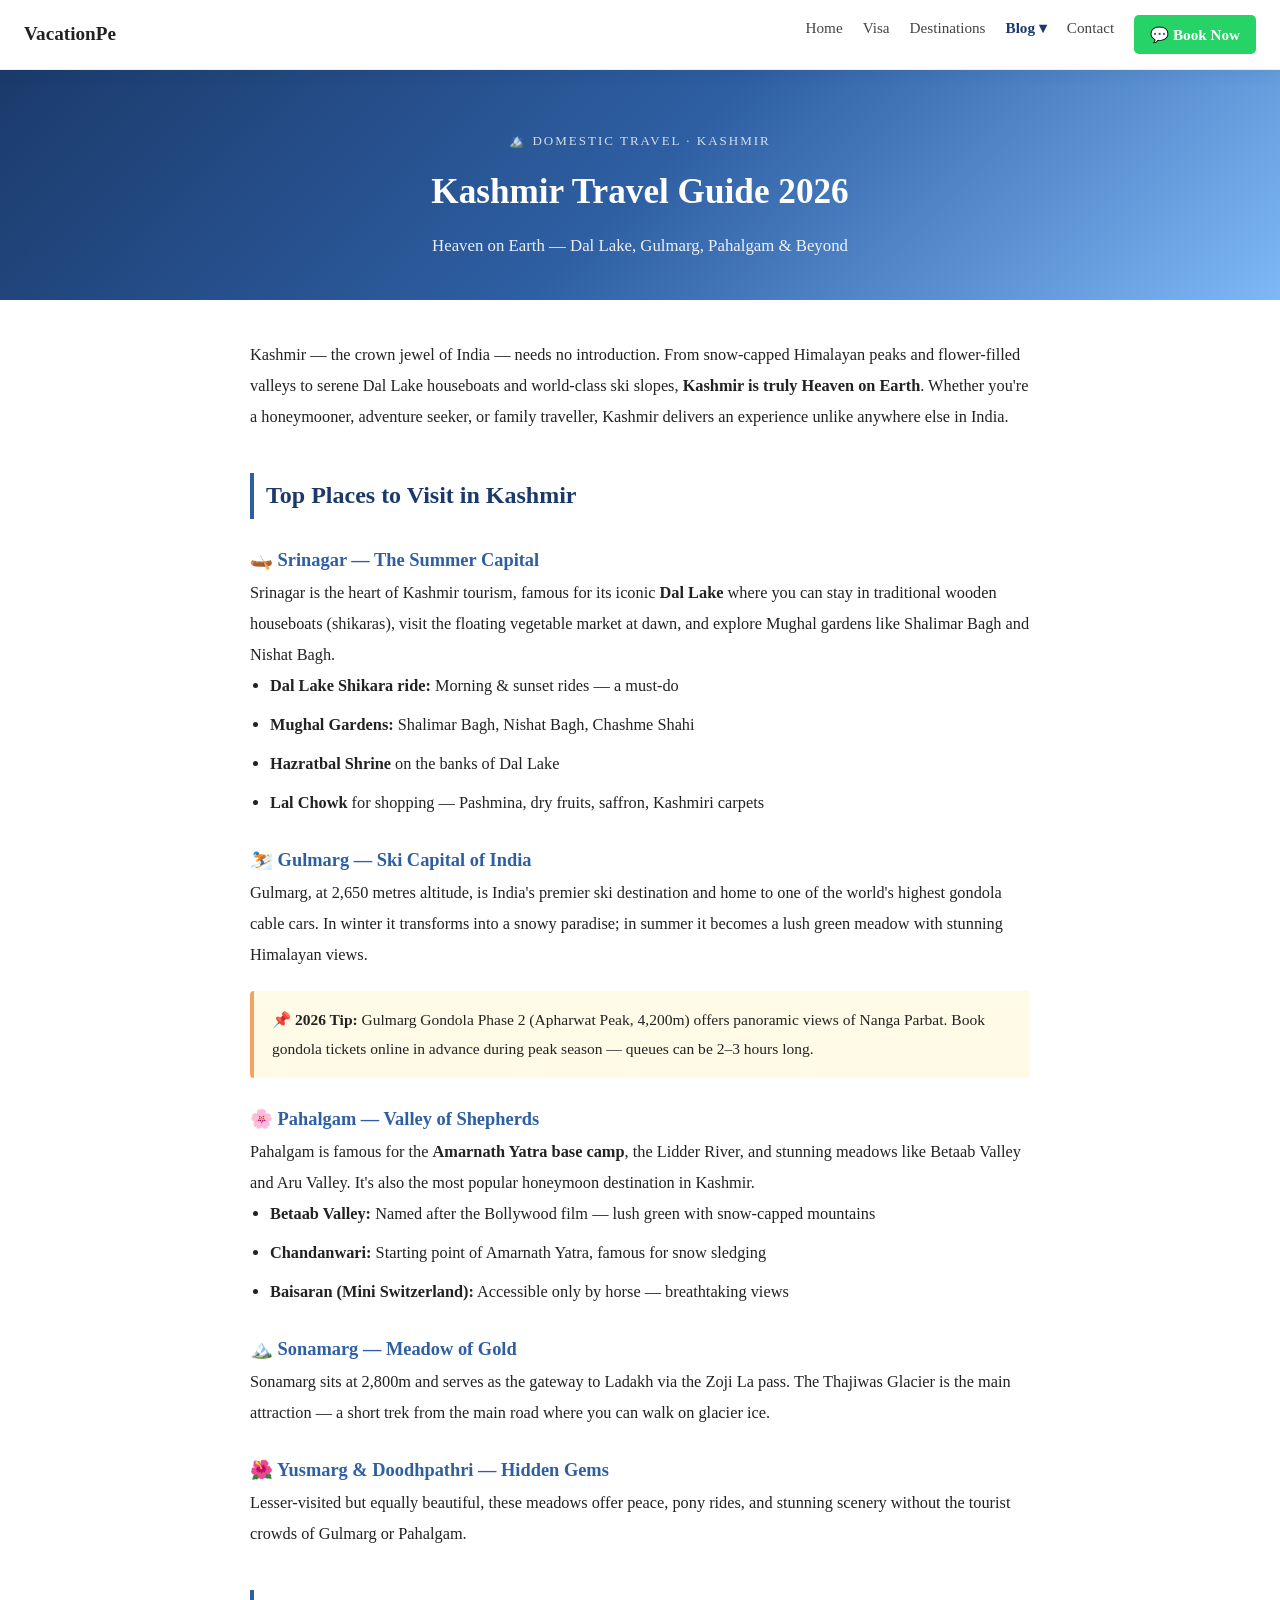
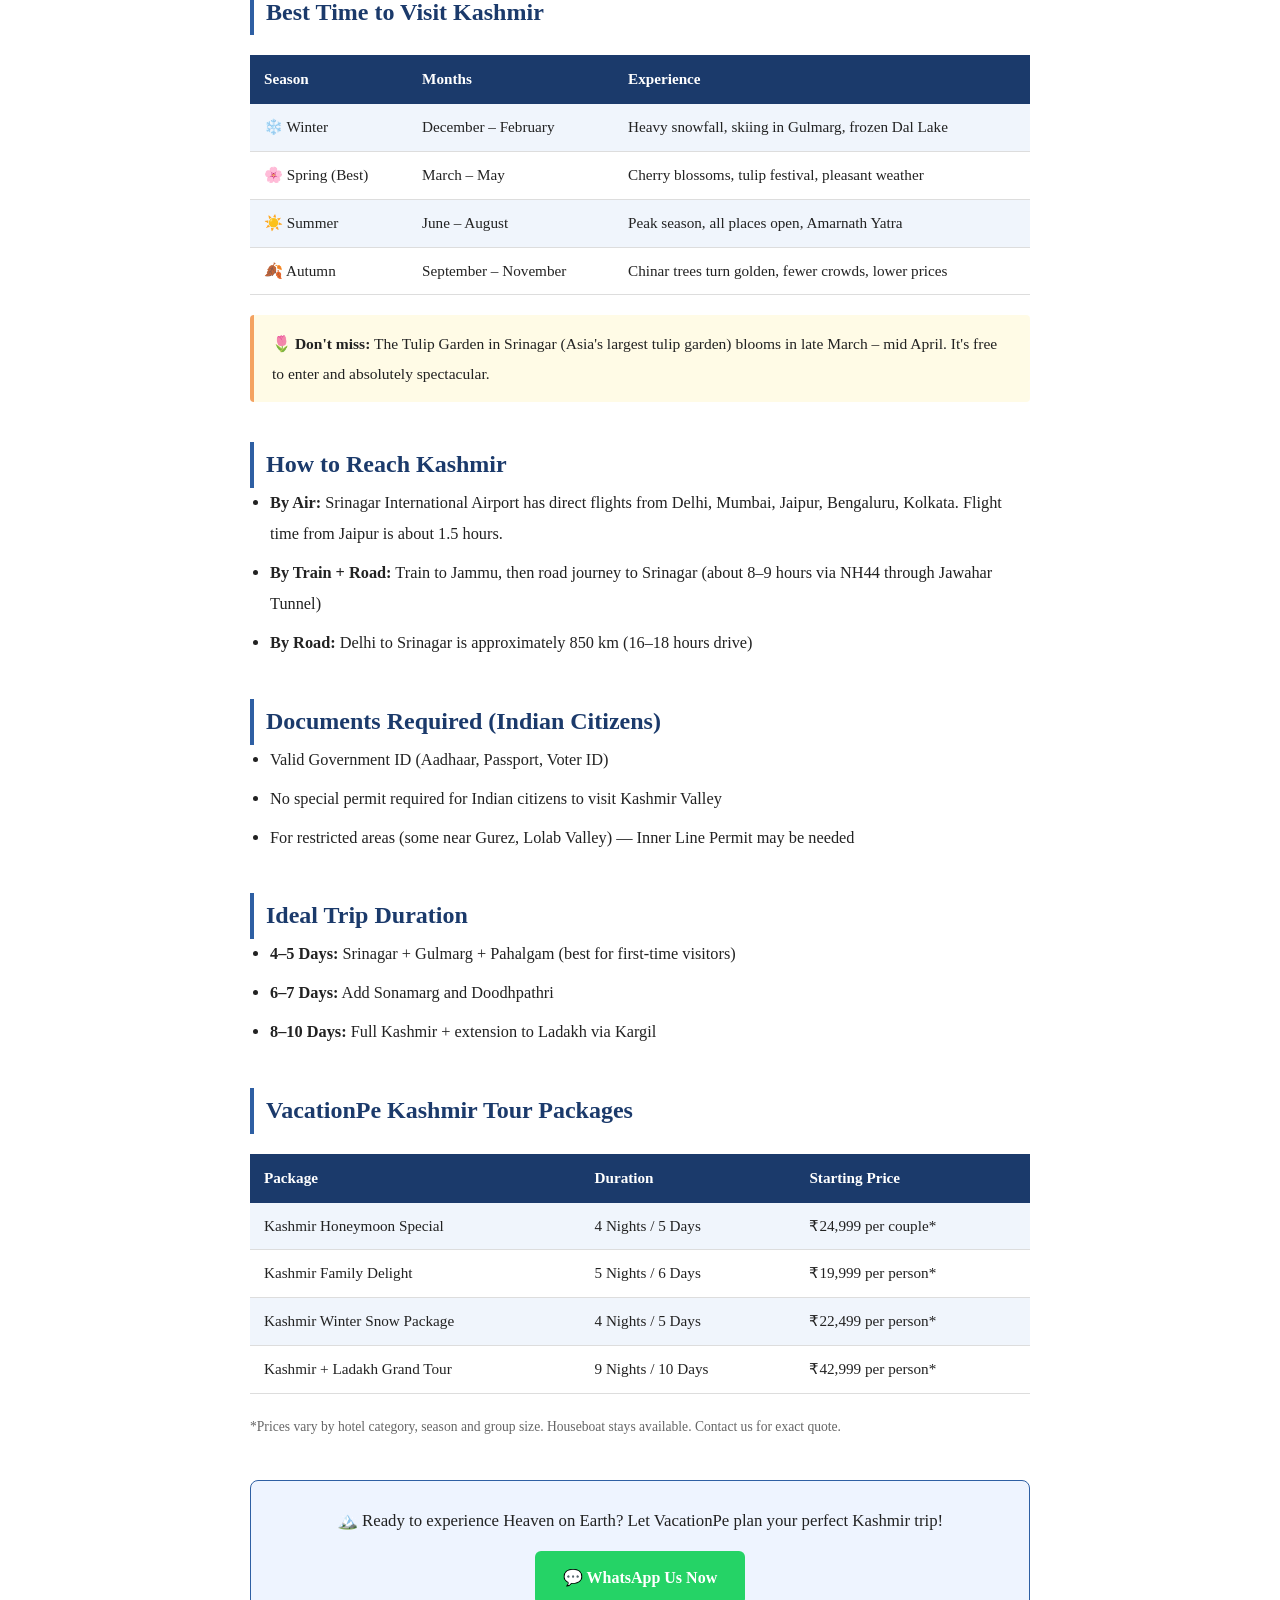
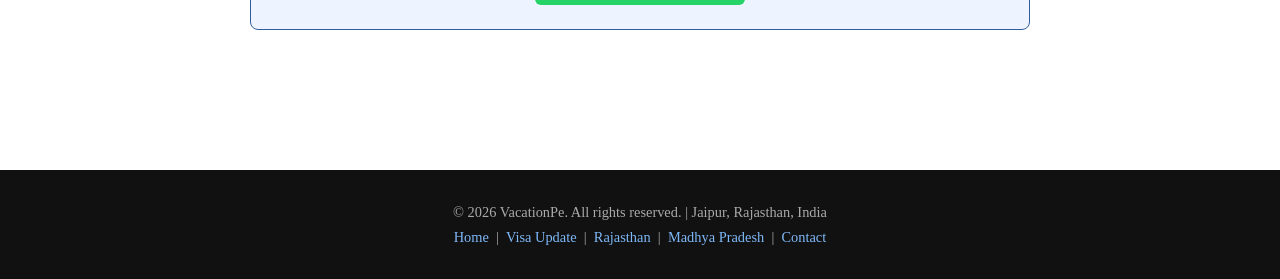
<file: blog/kashmir.html>
<!DOCTYPE html>
<html lang="en">
<head>
  <meta charset="UTF-8" />
  <meta name="viewport" content="width=device-width, initial-scale=1.0" />
  <meta name="description" content="Kashmir Travel Guide 2026 – Heaven on Earth. Complete guide for Indian tourists by VacationPe, Jaipur." />
  <title>Kashmir Travel Guide 2026 – VacationPe</title>
  <link rel="stylesheet" href="/style.css" />
  <style>
    body { font-family: Georgia, serif; color: #222; margin: 0; padding: 0; background: #fff; }
    .blog-hero {
      background: linear-gradient(135deg, #1b3a6b 0%, #2e5fa3 50%, #7eb8f7 100%);
      color: #fff;
      text-align: center;
      padding: 60px 20px 40px;
    }
    .blog-hero .tag { font-size: 13px; letter-spacing: 2px; text-transform: uppercase; opacity: 0.8; margin-bottom: 10px; }
    .blog-hero h1 { font-size: 2.2rem; margin: 10px 0; }
    .blog-hero p { font-size: 1.05rem; opacity: 0.9; max-width: 600px; margin: 0 auto; }
    .article-body { max-width: 820px; margin: 40px auto; padding: 0 20px 60px; line-height: 1.9; font-size: 1.02rem; }
    .article-body h2 { color: #1b3a6b; font-size: 1.5rem; margin-top: 40px; border-left: 4px solid #2e5fa3; padding-left: 12px; }
    .article-body h3 { color: #2e5fa3; font-size: 1.15rem; margin-top: 24px; }
    .article-body ul { padding-left: 20px; }
    .article-body ul li { margin-bottom: 8px; }
    table { width: 100%; border-collapse: collapse; margin: 20px 0; font-size: 0.95rem; }
    th { background: #1b3a6b; color: #fff; padding: 10px 14px; text-align: left; }
    td { padding: 9px 14px; border-bottom: 1px solid #ddd; }
    tr:nth-child(even) td { background: #f0f5fc; }
    .cta-box { background: #eef4ff; border: 1px solid #2e5fa3; border-radius: 8px; padding: 24px; text-align: center; margin: 40px 0; }
    .cta-box p { margin: 0 0 14px; font-size: 1.05rem; }
    .cta-btn { display: inline-block; background: #25d366; color: #fff; padding: 12px 28px; border-radius: 6px; text-decoration: none; font-weight: bold; font-size: 1rem; }
    .cta-btn:hover { background: #1ebe5d; }
    .tip-box { background: #fffbe6; border-left: 4px solid #f4a261; padding: 14px 18px; border-radius: 4px; margin: 20px 0; font-size: 0.97rem; }
    footer { background: #111; color: #aaa; text-align: center; padding: 30px 20px; font-size: 0.9rem; }
    footer a { color: #7eb8f7; text-decoration: none; }
  </style>
</head>
<body>

  <!-- NAV -->
  <nav style="background:#fff; border-bottom:1px solid #eee; padding:14px 24px; display:flex; justify-content:space-between; align-items:center; flex-wrap:wrap; gap:10px;">
    <a href="/index.html" style="font-weight:bold; font-size:1.2rem; color:#222; text-decoration:none;">VacationPe</a>
    <div style="display:flex; gap:20px; flex-wrap:wrap; font-size:0.95rem;">
      <a href="/index.html" style="color:#444; text-decoration:none;">Home</a>
      <a href="/visa.html" style="color:#444; text-decoration:none;">Visa</a>
      <a href="/destinations.html" style="color:#444; text-decoration:none;">Destinations</a>
      <a href="/blog/visa-update.html" style="color:#1b3a6b; text-decoration:none; font-weight:bold;">Blog ▾</a>
      <a href="/contact.html" style="color:#444; text-decoration:none;">Contact</a>
      <a href="https://api.whatsapp.com/send?phone=919998952926&text=I want to plan a Kashmir trip" target="_blank" style="background:#25d366; color:#fff; padding:7px 16px; border-radius:5px; text-decoration:none; font-weight:bold;">💬 Book Now</a>
    </div>
  </nav>

  <!-- HERO -->
  <div class="blog-hero">
    <div class="tag">🏔️ Domestic Travel · Kashmir</div>
    <h1>Kashmir Travel Guide 2026</h1>
    <p>Heaven on Earth — Dal Lake, Gulmarg, Pahalgam & Beyond</p>
  </div>

  <!-- ARTICLE -->
  <div class="article-body">

    <p>Kashmir — the crown jewel of India — needs no introduction. From snow-capped Himalayan peaks and flower-filled valleys to serene Dal Lake houseboats and world-class ski slopes, <strong>Kashmir is truly Heaven on Earth</strong>. Whether you're a honeymooner, adventure seeker, or family traveller, Kashmir delivers an experience unlike anywhere else in India.</p>

    <h2>Top Places to Visit in Kashmir</h2>

    <h3>🛶 Srinagar — The Summer Capital</h3>
    <p>Srinagar is the heart of Kashmir tourism, famous for its iconic <strong>Dal Lake</strong> where you can stay in traditional wooden houseboats (shikaras), visit the floating vegetable market at dawn, and explore Mughal gardens like Shalimar Bagh and Nishat Bagh.</p>
    <ul>
      <li><strong>Dal Lake Shikara ride:</strong> Morning & sunset rides — a must-do</li>
      <li><strong>Mughal Gardens:</strong> Shalimar Bagh, Nishat Bagh, Chashme Shahi</li>
      <li><strong>Hazratbal Shrine</strong> on the banks of Dal Lake</li>
      <li><strong>Lal Chowk</strong> for shopping — Pashmina, dry fruits, saffron, Kashmiri carpets</li>
    </ul>

    <h3>⛷️ Gulmarg — Ski Capital of India</h3>
    <p>Gulmarg, at 2,650 metres altitude, is India's premier ski destination and home to one of the world's highest gondola cable cars. In winter it transforms into a snowy paradise; in summer it becomes a lush green meadow with stunning Himalayan views.</p>
    <div class="tip-box">📌 <strong>2026 Tip:</strong> Gulmarg Gondola Phase 2 (Apharwat Peak, 4,200m) offers panoramic views of Nanga Parbat. Book gondola tickets online in advance during peak season — queues can be 2–3 hours long.</div>

    <h3>🌸 Pahalgam — Valley of Shepherds</h3>
    <p>Pahalgam is famous for the <strong>Amarnath Yatra base camp</strong>, the Lidder River, and stunning meadows like Betaab Valley and Aru Valley. It's also the most popular honeymoon destination in Kashmir.</p>
    <ul>
      <li><strong>Betaab Valley:</strong> Named after the Bollywood film — lush green with snow-capped mountains</li>
      <li><strong>Chandanwari:</strong> Starting point of Amarnath Yatra, famous for snow sledging</li>
      <li><strong>Baisaran (Mini Switzerland):</strong> Accessible only by horse — breathtaking views</li>
    </ul>

    <h3>🏔️ Sonamarg — Meadow of Gold</h3>
    <p>Sonamarg sits at 2,800m and serves as the gateway to Ladakh via the Zoji La pass. The Thajiwas Glacier is the main attraction — a short trek from the main road where you can walk on glacier ice.</p>

    <h3>🌺 Yusmarg & Doodhpathri — Hidden Gems</h3>
    <p>Lesser-visited but equally beautiful, these meadows offer peace, pony rides, and stunning scenery without the tourist crowds of Gulmarg or Pahalgam.</p>

    <h2>Best Time to Visit Kashmir</h2>
    <table>
      <tr><th>Season</th><th>Months</th><th>Experience</th></tr>
      <tr><td>❄️ Winter</td><td>December – February</td><td>Heavy snowfall, skiing in Gulmarg, frozen Dal Lake</td></tr>
      <tr><td>🌸 Spring (Best)</td><td>March – May</td><td>Cherry blossoms, tulip festival, pleasant weather</td></tr>
      <tr><td>☀️ Summer</td><td>June – August</td><td>Peak season, all places open, Amarnath Yatra</td></tr>
      <tr><td>🍂 Autumn</td><td>September – November</td><td>Chinar trees turn golden, fewer crowds, lower prices</td></tr>
    </table>

    <div class="tip-box">🌷 <strong>Don't miss:</strong> The Tulip Garden in Srinagar (Asia's largest tulip garden) blooms in late March – mid April. It's free to enter and absolutely spectacular.</div>

    <h2>How to Reach Kashmir</h2>
    <ul>
      <li><strong>By Air:</strong> Srinagar International Airport has direct flights from Delhi, Mumbai, Jaipur, Bengaluru, Kolkata. Flight time from Jaipur is about 1.5 hours.</li>
      <li><strong>By Train + Road:</strong> Train to Jammu, then road journey to Srinagar (about 8–9 hours via NH44 through Jawahar Tunnel)</li>
      <li><strong>By Road:</strong> Delhi to Srinagar is approximately 850 km (16–18 hours drive)</li>
    </ul>

    <h2>Documents Required (Indian Citizens)</h2>
    <ul>
      <li>Valid Government ID (Aadhaar, Passport, Voter ID)</li>
      <li>No special permit required for Indian citizens to visit Kashmir Valley</li>
      <li>For restricted areas (some near Gurez, Lolab Valley) — Inner Line Permit may be needed</li>
    </ul>

    <h2>Ideal Trip Duration</h2>
    <ul>
      <li><strong>4–5 Days:</strong> Srinagar + Gulmarg + Pahalgam (best for first-time visitors)</li>
      <li><strong>6–7 Days:</strong> Add Sonamarg and Doodhpathri</li>
      <li><strong>8–10 Days:</strong> Full Kashmir + extension to Ladakh via Kargil</li>
    </ul>

    <h2>VacationPe Kashmir Tour Packages</h2>
    <table>
      <tr><th>Package</th><th>Duration</th><th>Starting Price</th></tr>
      <tr><td>Kashmir Honeymoon Special</td><td>4 Nights / 5 Days</td><td>₹24,999 per couple*</td></tr>
      <tr><td>Kashmir Family Delight</td><td>5 Nights / 6 Days</td><td>₹19,999 per person*</td></tr>
      <tr><td>Kashmir Winter Snow Package</td><td>4 Nights / 5 Days</td><td>₹22,499 per person*</td></tr>
      <tr><td>Kashmir + Ladakh Grand Tour</td><td>9 Nights / 10 Days</td><td>₹42,999 per person*</td></tr>
    </table>
    <p style="font-size:0.85rem; color:#666;">*Prices vary by hotel category, season and group size. Houseboat stays available. Contact us for exact quote.</p>

    <div class="cta-box">
      <p>🏔️ Ready to experience Heaven on Earth? Let VacationPe plan your perfect Kashmir trip!</p>
      <a class="cta-btn" href="https://api.whatsapp.com/send?phone=919998952926&text=I want to plan a Kashmir trip" target="_blank">💬 WhatsApp Us Now</a>
    </div>

  </div>

  <footer>
    <p>© 2026 VacationPe. All rights reserved. | Jaipur, Rajasthan, India</p>
    <p>
      <a href="/index.html">Home</a> &nbsp;|&nbsp;
      <a href="/blog/visa-update.html">Visa Update</a> &nbsp;|&nbsp;
      <a href="/blog/rajasthan.html">Rajasthan</a> &nbsp;|&nbsp;
      <a href="/blog/madhya-pradesh.html">Madhya Pradesh</a> &nbsp;|&nbsp;
      <a href="/contact.html">Contact</a>
    </p>
  </footer>

</body>
</html>
</file>
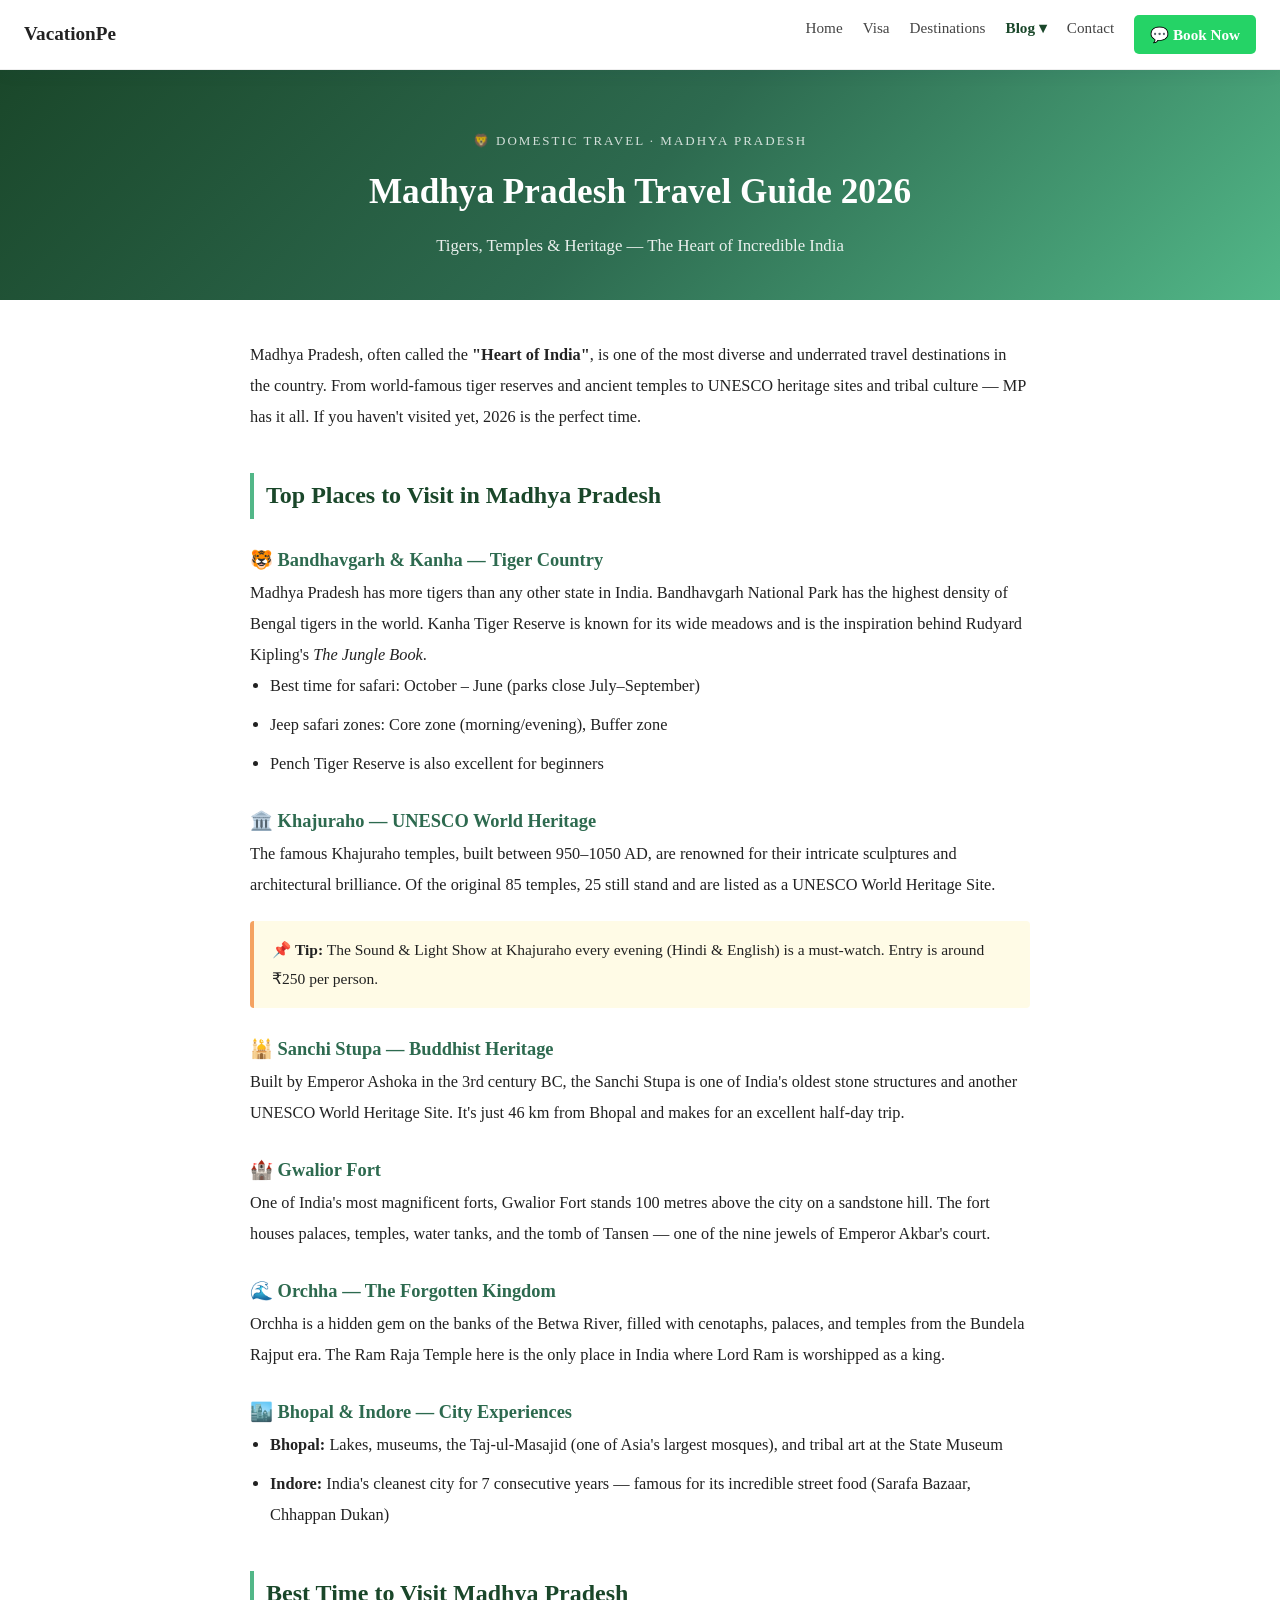
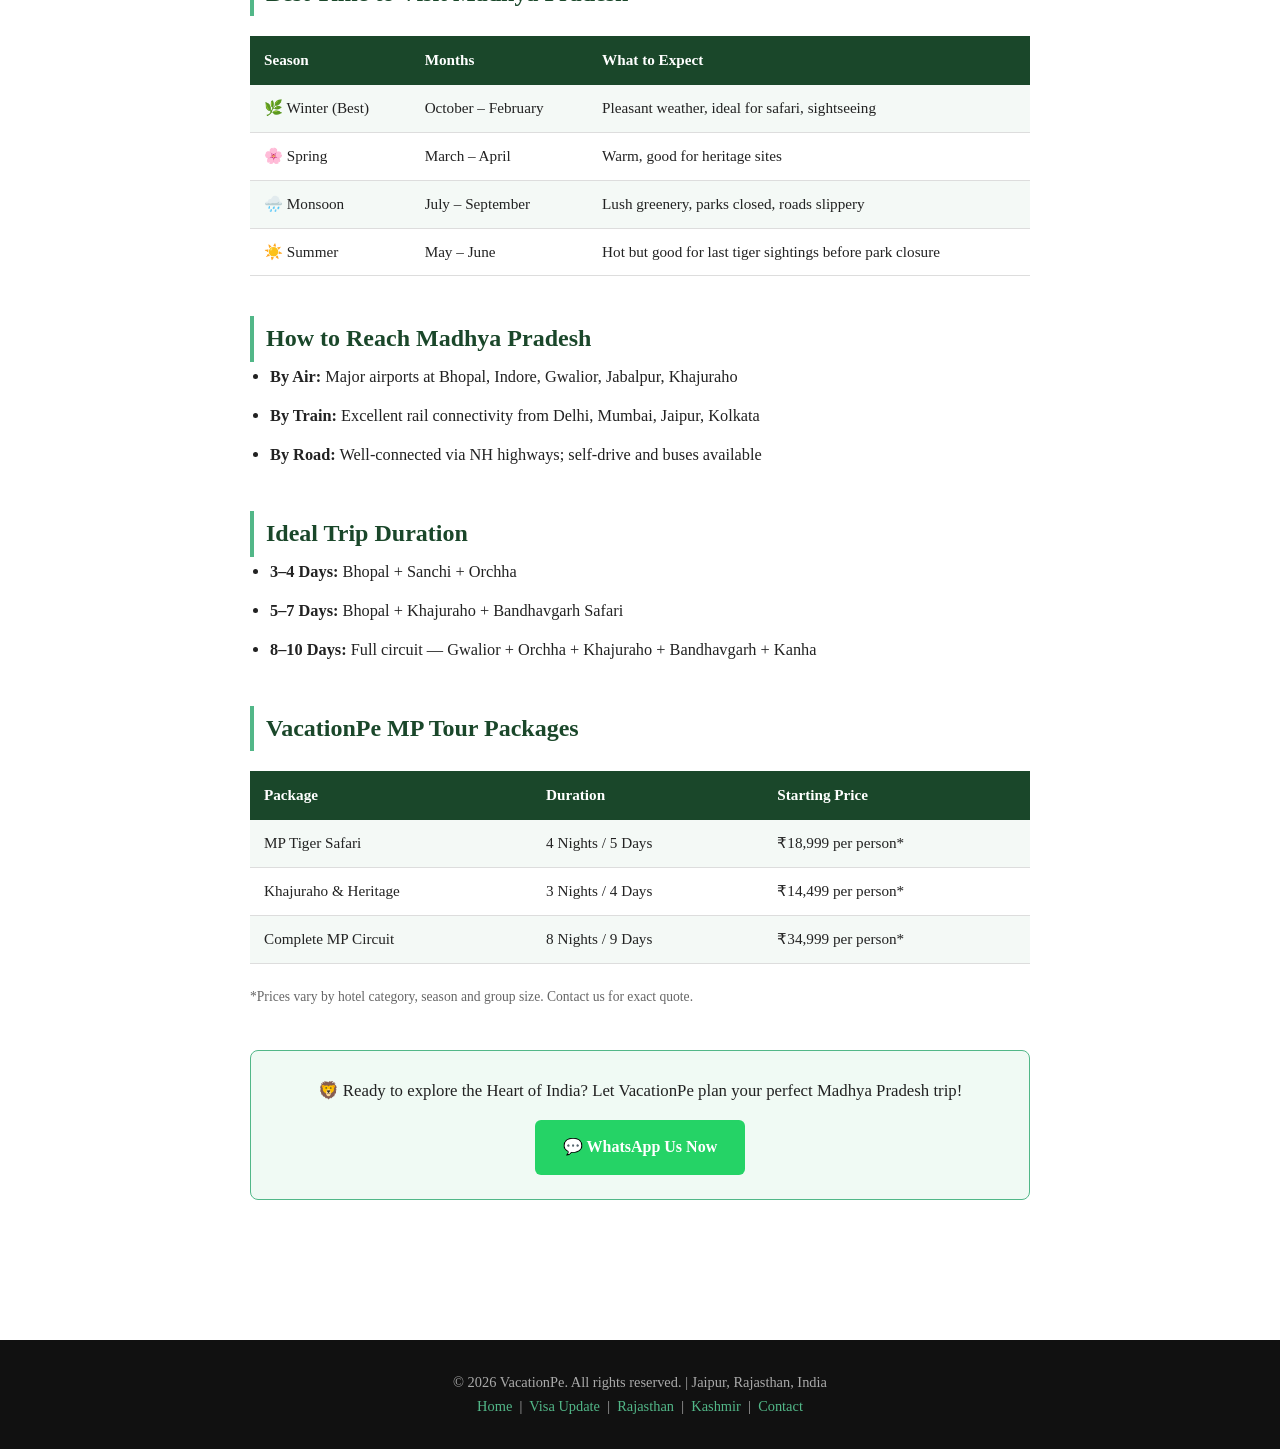
<file: blog/madhya-pradesh.html>
<!DOCTYPE html>
<html lang="en">
<head>
  <meta charset="UTF-8" />
  <meta name="viewport" content="width=device-width, initial-scale=1.0" />
  <meta name="description" content="Explore Madhya Pradesh – Tigers, Temples & Heritage. Travel guide for Indian tourists by VacationPe." />
  <title>Madhya Pradesh Travel Guide – VacationPe</title>
  <link rel="stylesheet" href="/style.css" />
  <style>
    body { font-family: Georgia, serif; color: #222; margin: 0; padding: 0; background: #fff; }
    .blog-hero {
      background: linear-gradient(135deg, #1a472a 0%, #2d6a4f 50%, #52b788 100%);
      color: #fff;
      text-align: center;
      padding: 60px 20px 40px;
    }
    .blog-hero .tag { font-size: 13px; letter-spacing: 2px; text-transform: uppercase; opacity: 0.8; margin-bottom: 10px; }
    .blog-hero h1 { font-size: 2.2rem; margin: 10px 0; }
    .blog-hero p { font-size: 1.05rem; opacity: 0.9; max-width: 600px; margin: 0 auto; }
    .article-body { max-width: 820px; margin: 40px auto; padding: 0 20px 60px; line-height: 1.9; font-size: 1.02rem; }
    .article-body h2 { color: #1a472a; font-size: 1.5rem; margin-top: 40px; border-left: 4px solid #52b788; padding-left: 12px; }
    .article-body h3 { color: #2d6a4f; font-size: 1.15rem; margin-top: 24px; }
    .article-body ul { padding-left: 20px; }
    .article-body ul li { margin-bottom: 8px; }
    table { width: 100%; border-collapse: collapse; margin: 20px 0; font-size: 0.95rem; }
    th { background: #1a472a; color: #fff; padding: 10px 14px; text-align: left; }
    td { padding: 9px 14px; border-bottom: 1px solid #ddd; }
    tr:nth-child(even) td { background: #f4f9f6; }
    .cta-box { background: #f0faf4; border: 1px solid #52b788; border-radius: 8px; padding: 24px; text-align: center; margin: 40px 0; }
    .cta-box p { margin: 0 0 14px; font-size: 1.05rem; }
    .cta-btn { display: inline-block; background: #25d366; color: #fff; padding: 12px 28px; border-radius: 6px; text-decoration: none; font-weight: bold; font-size: 1rem; }
    .cta-btn:hover { background: #1ebe5d; }
    .tip-box { background: #fffbe6; border-left: 4px solid #f4a261; padding: 14px 18px; border-radius: 4px; margin: 20px 0; font-size: 0.97rem; }
    footer { background: #111; color: #aaa; text-align: center; padding: 30px 20px; font-size: 0.9rem; }
    footer a { color: #52b788; text-decoration: none; }
  </style>
</head>
<body>

  <!-- NAV -->
  <nav style="background:#fff; border-bottom:1px solid #eee; padding:14px 24px; display:flex; justify-content:space-between; align-items:center; flex-wrap:wrap; gap:10px;">
    <a href="/index.html" style="font-weight:bold; font-size:1.2rem; color:#222; text-decoration:none;">VacationPe</a>
    <div style="display:flex; gap:20px; flex-wrap:wrap; font-size:0.95rem;">
      <a href="/index.html" style="color:#444; text-decoration:none;">Home</a>
      <a href="/visa.html" style="color:#444; text-decoration:none;">Visa</a>
      <a href="/destinations.html" style="color:#444; text-decoration:none;">Destinations</a>
      <a href="/blog/visa-update.html" style="color:#1a472a; text-decoration:none; font-weight:bold;">Blog ▾</a>
      <a href="/contact.html" style="color:#444; text-decoration:none;">Contact</a>
      <a href="https://api.whatsapp.com/send?phone=919998952926&text=I want to plan a trip to Madhya Pradesh" target="_blank" style="background:#25d366; color:#fff; padding:7px 16px; border-radius:5px; text-decoration:none; font-weight:bold;">💬 Book Now</a>
    </div>
  </nav>

  <!-- HERO -->
  <div class="blog-hero">
    <div class="tag">🦁 Domestic Travel · Madhya Pradesh</div>
    <h1>Madhya Pradesh Travel Guide 2026</h1>
    <p>Tigers, Temples & Heritage — The Heart of Incredible India</p>
  </div>

  <!-- ARTICLE -->
  <div class="article-body">

    <p>Madhya Pradesh, often called the <strong>"Heart of India"</strong>, is one of the most diverse and underrated travel destinations in the country. From world-famous tiger reserves and ancient temples to UNESCO heritage sites and tribal culture — MP has it all. If you haven't visited yet, 2026 is the perfect time.</p>

    <h2>Top Places to Visit in Madhya Pradesh</h2>

    <h3>🐯 Bandhavgarh & Kanha — Tiger Country</h3>
    <p>Madhya Pradesh has more tigers than any other state in India. Bandhavgarh National Park has the highest density of Bengal tigers in the world. Kanha Tiger Reserve is known for its wide meadows and is the inspiration behind Rudyard Kipling's <em>The Jungle Book</em>.</p>
    <ul>
      <li>Best time for safari: October – June (parks close July–September)</li>
      <li>Jeep safari zones: Core zone (morning/evening), Buffer zone</li>
      <li>Pench Tiger Reserve is also excellent for beginners</li>
    </ul>

    <h3>🏛️ Khajuraho — UNESCO World Heritage</h3>
    <p>The famous Khajuraho temples, built between 950–1050 AD, are renowned for their intricate sculptures and architectural brilliance. Of the original 85 temples, 25 still stand and are listed as a UNESCO World Heritage Site.</p>
    <div class="tip-box">📌 <strong>Tip:</strong> The Sound & Light Show at Khajuraho every evening (Hindi & English) is a must-watch. Entry is around ₹250 per person.</div>

    <h3>🕌 Sanchi Stupa — Buddhist Heritage</h3>
    <p>Built by Emperor Ashoka in the 3rd century BC, the Sanchi Stupa is one of India's oldest stone structures and another UNESCO World Heritage Site. It's just 46 km from Bhopal and makes for an excellent half-day trip.</p>

    <h3>🏰 Gwalior Fort</h3>
    <p>One of India's most magnificent forts, Gwalior Fort stands 100 metres above the city on a sandstone hill. The fort houses palaces, temples, water tanks, and the tomb of Tansen — one of the nine jewels of Emperor Akbar's court.</p>

    <h3>🌊 Orchha — The Forgotten Kingdom</h3>
    <p>Orchha is a hidden gem on the banks of the Betwa River, filled with cenotaphs, palaces, and temples from the Bundela Rajput era. The Ram Raja Temple here is the only place in India where Lord Ram is worshipped as a king.</p>

    <h3>🏙️ Bhopal & Indore — City Experiences</h3>
    <ul>
      <li><strong>Bhopal:</strong> Lakes, museums, the Taj-ul-Masajid (one of Asia's largest mosques), and tribal art at the State Museum</li>
      <li><strong>Indore:</strong> India's cleanest city for 7 consecutive years — famous for its incredible street food (Sarafa Bazaar, Chhappan Dukan)</li>
    </ul>

    <h2>Best Time to Visit Madhya Pradesh</h2>
    <table>
      <tr><th>Season</th><th>Months</th><th>What to Expect</th></tr>
      <tr><td>🌿 Winter (Best)</td><td>October – February</td><td>Pleasant weather, ideal for safari, sightseeing</td></tr>
      <tr><td>🌸 Spring</td><td>March – April</td><td>Warm, good for heritage sites</td></tr>
      <tr><td>🌧️ Monsoon</td><td>July – September</td><td>Lush greenery, parks closed, roads slippery</td></tr>
      <tr><td>☀️ Summer</td><td>May – June</td><td>Hot but good for last tiger sightings before park closure</td></tr>
    </table>

    <h2>How to Reach Madhya Pradesh</h2>
    <ul>
      <li><strong>By Air:</strong> Major airports at Bhopal, Indore, Gwalior, Jabalpur, Khajuraho</li>
      <li><strong>By Train:</strong> Excellent rail connectivity from Delhi, Mumbai, Jaipur, Kolkata</li>
      <li><strong>By Road:</strong> Well-connected via NH highways; self-drive and buses available</li>
    </ul>

    <h2>Ideal Trip Duration</h2>
    <ul>
      <li><strong>3–4 Days:</strong> Bhopal + Sanchi + Orchha</li>
      <li><strong>5–7 Days:</strong> Bhopal + Khajuraho + Bandhavgarh Safari</li>
      <li><strong>8–10 Days:</strong> Full circuit — Gwalior + Orchha + Khajuraho + Bandhavgarh + Kanha</li>
    </ul>

    <h2>VacationPe MP Tour Packages</h2>
    <table>
      <tr><th>Package</th><th>Duration</th><th>Starting Price</th></tr>
      <tr><td>MP Tiger Safari</td><td>4 Nights / 5 Days</td><td>₹18,999 per person*</td></tr>
      <tr><td>Khajuraho & Heritage</td><td>3 Nights / 4 Days</td><td>₹14,499 per person*</td></tr>
      <tr><td>Complete MP Circuit</td><td>8 Nights / 9 Days</td><td>₹34,999 per person*</td></tr>
    </table>
    <p style="font-size:0.85rem; color:#666;">*Prices vary by hotel category, season and group size. Contact us for exact quote.</p>

    <div class="cta-box">
      <p>🦁 Ready to explore the Heart of India? Let VacationPe plan your perfect Madhya Pradesh trip!</p>
      <a class="cta-btn" href="https://api.whatsapp.com/send?phone=919998952926&text=I want to plan a Madhya Pradesh trip" target="_blank">💬 WhatsApp Us Now</a>
    </div>

  </div>

  <footer>
    <p>© 2026 VacationPe. All rights reserved. | Jaipur, Rajasthan, India</p>
    <p>
      <a href="/index.html">Home</a> &nbsp;|&nbsp;
      <a href="/blog/visa-update.html">Visa Update</a> &nbsp;|&nbsp;
      <a href="/blog/rajasthan.html">Rajasthan</a> &nbsp;|&nbsp;
      <a href="/blog/kashmir.html">Kashmir</a> &nbsp;|&nbsp;
      <a href="/contact.html">Contact</a>
    </p>
  </footer>

</body>
</html>
</file>
<file: style.css>
/* ===== VacationPe Global Styles ===== */
@import url('https://fonts.googleapis.com/css2?family=Playfair+Display:wght@400;600;700&family=DM+Sans:wght@300;400;500;600&display=swap');

:root {
  --primary: #1a3c5e;
  --accent: #e8873a;
  --accent2: #2a9d8f;
  --light: #f8f5f0;
  --white: #ffffff;
  --dark: #0f1f30;
  --text: #3a3a3a;
  --text-light: #777;
  --shadow: 0 4px 24px rgba(26,60,94,0.10);
  --radius: 14px;
}

*, *::before, *::after { box-sizing: border-box; margin: 0; padding: 0; }

html { scroll-behavior: smooth; }

body {
  font-family: 'DM Sans', sans-serif;
  background: var(--light);
  color: var(--text);
  line-height: 1.7;
}

a { text-decoration: none; color: inherit; }

img { max-width: 100%; display: block; }

/* ===== TOPBAR ===== */
.topbar {
  background: var(--primary);
  color: #fff;
  font-size: 13px;
  padding: 7px 5%;
  display: flex;
  justify-content: space-between;
  align-items: center;
  flex-wrap: wrap;
  gap: 8px;
}
.topbar a { color: #e8d5bb; transition: color .2s; }
.topbar a:hover { color: var(--accent); }
.topbar-left, .topbar-right { display: flex; gap: 18px; align-items: center; flex-wrap: wrap; }

/* ===== NAVBAR ===== */
nav {
  background: var(--white);
  box-shadow: 0 2px 16px rgba(26,60,94,0.08);
  position: sticky;
  top: 0;
  z-index: 100;
  padding: 0 5%;
  display: flex;
  align-items: center;
  justify-content: space-between;
  height: 70px;
}
.logo {
  font-family: 'Playfair Display', serif;
  font-size: 1.6rem;
  font-weight: 700;
  color: var(--primary);
  letter-spacing: -0.5px;
}
.logo span { color: var(--accent); }
.logo small {
  display: block;
  font-family: 'DM Sans', sans-serif;
  font-size: 10px;
  font-weight: 400;
  color: var(--text-light);
  letter-spacing: 1.5px;
  text-transform: uppercase;
}
.nav-links {
  list-style: none;
  display: flex;
  gap: 6px;
  align-items: center;
}
.nav-links a {
  padding: 8px 14px;
  border-radius: 8px;
  font-size: 14px;
  font-weight: 500;
  color: var(--text);
  transition: all .2s;
}
.nav-links a:hover, .nav-links a.active { color: var(--primary); background: var(--light); }
.nav-links .btn-nav {
  background: var(--accent);
  color: #fff !important;
  padding: 9px 20px;
  border-radius: 8px;
  font-weight: 600;
}
.nav-links .btn-nav:hover { background: #c96e28; }

/* Hamburger */
.hamburger { display: none; flex-direction: column; gap: 5px; cursor: pointer; padding: 5px; }
.hamburger span { width: 24px; height: 2px; background: var(--primary); border-radius: 2px; transition: .3s; }

/* ===== BLOG DROPDOWN ===== */
.nav-item-dropdown {
  position: relative;
}
.nav-item-dropdown > a {
  display: flex;
  align-items: center;
  gap: 4px;
}
.nav-item-dropdown > a::after {
  content: '▾';
  font-size: 11px;
  color: var(--text-light);
  transition: transform 0.22s;
  line-height: 1;
}
.nav-item-dropdown:hover > a::after,
.nav-item-dropdown:focus-within > a::after {
  transform: rotate(180deg);
}
.dropdown-menu {
  position: absolute;
  top: calc(100% + 10px);
  left: 0;
  background: var(--white);
  border-radius: 12px;
  box-shadow: 0 8px 32px rgba(26,60,94,0.14);
  border: 1px solid rgba(26,60,94,0.08);
  min-width: 210px;
  padding: 8px 0;
  list-style: none;
  opacity: 0;
  visibility: hidden;
  transform: translateY(8px);
  transition: opacity 0.22s ease, transform 0.22s ease, visibility 0.22s;
  z-index: 200;
}
/* small arrow tip pointing up */
.dropdown-menu::before {
  content: '';
  position: absolute;
  top: -6px;
  left: 22px;
  width: 12px;
  height: 12px;
  background: var(--white);
  border-left: 1px solid rgba(26,60,94,0.08);
  border-top: 1px solid rgba(26,60,94,0.08);
  transform: rotate(45deg);
}
.nav-item-dropdown:hover .dropdown-menu,
.nav-item-dropdown:focus-within .dropdown-menu {
  opacity: 1;
  visibility: visible;
  transform: translateY(0);
}
.dropdown-menu li a {
  display: flex;
  align-items: center;
  gap: 9px;
  padding: 10px 18px;
  font-size: 14px;
  font-weight: 500;
  color: var(--text);
  border-radius: 8px;
  margin: 2px 6px;
  transition: background 0.15s, color 0.15s, padding-left 0.15s;
  background: transparent;
}
.dropdown-menu li a:hover {
  background: var(--light);
  color: var(--accent);
  padding-left: 22px;
}

/* ===== HERO ===== */
.hero {
  position: relative;
  min-height: 90vh;
  display: flex;
  align-items: center;
  overflow: hidden;
  background: transparent;
}
.hero-video {
  position: absolute; inset: 0;
  width: 100%; height: 100%;
  object-fit: cover;
  opacity: 1;
  pointer-events: none;
}
.hero-overlay {
  position: absolute; inset: 0;
  background: linear-gradient(135deg, rgba(0,0,0,.2) 0%, rgba(0,0,0,.2) 100%);
}
.hero-content {
  position: relative;
  z-index: 2;
  padding: 0 7%;
  max-width: 750px;
  animation: fadeUp .9s ease both;
}
.hero-badge {
  display: inline-block;
  background: rgba(232,135,58,.15);
  border: 1px solid var(--accent);
  color: var(--accent);
  font-size: 12px;
  font-weight: 600;
  letter-spacing: 2px;
  text-transform: uppercase;
  padding: 5px 14px;
  border-radius: 20px;
  margin-bottom: 22px;
}
.hero-content h1 {
  font-family: 'Playfair Display', serif;
  font-size: clamp(2.6rem, 6vw, 4.2rem);
  font-weight: 700;
  color: #fff;
  line-height: 1.18;
  margin-bottom: 16px;
}
.hero-content h1 em {
  font-style: normal;
  color: var(--accent);
  display: block;
}
.hero-content p {
  color: rgba(255,255,255,.80);
  font-size: 1.1rem;
  max-width: 540px;
  margin-bottom: 34px;
}
.hero-btns { display: flex; gap: 14px; flex-wrap: wrap; }
.btn-primary {
  background: var(--accent);
  color: #fff;
  padding: 14px 30px;
  border-radius: 10px;
  font-weight: 600;
  font-size: 15px;
  transition: all .2s;
  display: inline-flex;
  align-items: center;
  gap: 8px;
}
.btn-primary:hover { background: #c96e28; transform: translateY(-2px); }
.btn-outline {
  border: 2px solid rgba(255,255,255,.5);
  color: #fff;
  padding: 12px 28px;
  border-radius: 10px;
  font-weight: 500;
  font-size: 15px;
  transition: all .2s;
}
.btn-outline:hover { border-color: #fff; background: rgba(255,255,255,.1); }

/* ===== STATS ===== */
.stats-bar {
  background: var(--primary);
  color: #fff;
  display: flex;
  justify-content: center;
  flex-wrap: wrap;
  gap: 0;
}
.stat-item {
  padding: 28px 44px;
  text-align: center;
  border-right: 1px solid rgba(255,255,255,.12);
  flex: 1;
  min-width: 130px;
}
.stat-item:last-child { border-right: none; }
.stat-item .num {
  font-family: 'Playfair Display', serif;
  font-size: 2.2rem;
  font-weight: 700;
  color: var(--accent);
}
.stat-item .label { font-size: 12px; opacity: .8; margin-top: 4px; letter-spacing: .5px; }

/* ===== SERVICES STRIP ===== */
.services-strip {
  background: var(--accent2);
  color: #fff;
  padding: 14px 5%;
  display: flex;
  gap: 28px;
  overflow-x: auto;
  font-size: 13px;
  font-weight: 500;
  scrollbar-width: none;
  white-space: nowrap;
}
.services-strip::-webkit-scrollbar { display: none; }
.service-tag { display: flex; align-items: center; gap: 6px; flex-shrink: 0; opacity: .9; }

/* ===== SECTIONS ===== */
.section { padding: 80px 6%; }
.section-header { text-align: center; margin-bottom: 50px; }
.section-header .eyebrow {
  font-size: 12px;
  font-weight: 600;
  letter-spacing: 3px;
  text-transform: uppercase;
  color: var(--accent);
  margin-bottom: 12px;
}
.section-header h2 {
  font-family: 'Playfair Display', serif;
  font-size: clamp(1.8rem, 3.5vw, 2.6rem);
  font-weight: 700;
  color: var(--primary);
  line-height: 1.25;
}
.section-header p { color: var(--text-light); margin-top: 10px; font-size: 1rem; }

/* ===== TABS ===== */
.tab-btns {
  display: flex;
  gap: 10px;
  justify-content: center;
  margin-bottom: 36px;
  flex-wrap: wrap;
}
.tab-btn {
  padding: 10px 26px;
  border-radius: 30px;
  border: 2px solid var(--primary);
  color: var(--primary);
  font-weight: 600;
  font-size: 14px;
  cursor: pointer;
  background: transparent;
  transition: all .2s;
}
.tab-btn.active, .tab-btn:hover {
  background: var(--primary);
  color: #fff;
}

/* ===== DESTINATION GRID ===== */
.dest-grid {
  display: grid;
  grid-template-columns: repeat(auto-fill, minmax(240px, 1fr));
  gap: 22px;
}
.dest-card {
  background: var(--white);
  border-radius: var(--radius);
  overflow: hidden;
  box-shadow: var(--shadow);
  transition: transform .25s, box-shadow .25s;
  cursor: pointer;
}
.dest-card:hover { transform: translateY(-6px); box-shadow: 0 12px 36px rgba(26,60,94,.16); }
.dest-card-img {
  height: 170px;
  background: linear-gradient(135deg, var(--primary), var(--accent2));
  display: flex;
  align-items: center;
  justify-content: center;
  font-size: 3rem;
}
.dest-card-body { padding: 16px 18px 20px; }
.dest-card-body h4 {
  font-family: 'Playfair Display', serif;
  font-size: 1.1rem;
  font-weight: 600;
  color: var(--primary);
  margin-bottom: 4px;
}
.dest-card-body p { font-size: 13px; color: var(--text-light); }

/* ===== REVIEWS ===== */
.rating-summary {
  display: flex;
  gap: 20px;
  justify-content: center;
  margin-bottom: 40px;
  flex-wrap: wrap;
}
.rating-badge {
  display: flex;
  align-items: center;
  gap: 12px;
  background: var(--white);
  border-radius: var(--radius);
  padding: 16px 24px;
  box-shadow: var(--shadow);
}
.rating-badge .platform { font-size: 22px; }
.rating-badge .score {
  font-family: 'Playfair Display', serif;
  font-size: 1.6rem;
  font-weight: 700;
  color: var(--primary);
}
.rating-badge .sub { font-size: 12px; color: var(--text-light); }

.reviews-grid {
  display: grid;
  grid-template-columns: repeat(auto-fill, minmax(280px, 1fr));
  gap: 20px;
}
.review-card {
  background: var(--white);
  border-radius: var(--radius);
  padding: 22px;
  box-shadow: var(--shadow);
  border-left: 4px solid var(--accent);
}
.reviewer-head { display: flex; align-items: center; gap: 12px; margin-bottom: 12px; }
.reviewer-avatar {
  width: 42px; height: 42px;
  border-radius: 50%;
  background: var(--primary);
  color: #fff;
  display: flex;
  align-items: center;
  justify-content: center;
  font-weight: 700;
  font-size: 15px;
  flex-shrink: 0;
}
.reviewer-name { font-weight: 600; font-size: 14px; color: var(--primary); }
.reviewer-date { font-size: 12px; color: var(--text-light); }
.stars { color: #f5a623; font-size: 13px; margin-bottom: 8px; }
.review-text { font-size: 13.5px; color: var(--text); line-height: 1.6; }

/* ===== VIDEO TESTIMONIALS ===== */
.video-grid {
  display: grid;
  grid-template-columns: repeat(5, 1fr);
  gap: 16px;
}
.video-thumb {
  background: var(--primary);
  border-radius: var(--radius);
  aspect-ratio: 9/16;
  display: flex;
  align-items: center;
  justify-content: center;
  overflow: hidden;
  cursor: pointer;
  position: relative;
  transition: transform .2s;
}
.video-thumb:hover { transform: scale(1.03); }
.play-btn {
  width: 48px; height: 48px;
  background: rgba(232,135,58,.9);
  border-radius: 50%;
  display: flex;
  align-items: center;
  justify-content: center;
  color: #fff;
  font-size: 18px;
  position: relative;
  z-index: 2;
  transition: transform .2s;
}
.video-thumb:hover .play-btn { transform: scale(1.15); }

/* ===== CTA ===== */
.cta-section {
  background: linear-gradient(135deg, var(--primary), var(--dark));
  color: #fff;
  text-align: center;
  padding: 80px 6%;
}
.cta-section h2 {
  font-family: 'Playfair Display', serif;
  font-size: clamp(1.8rem, 3.5vw, 2.6rem);
  margin-bottom: 14px;
}
.cta-section p { opacity: .8; max-width: 500px; margin: 0 auto 34px; }
.cta-btns { display: flex; gap: 14px; justify-content: center; flex-wrap: wrap; }
.btn-cta-white {
  background: #fff;
  color: var(--primary);
  padding: 14px 30px;
  border-radius: 10px;
  font-weight: 700;
  font-size: 15px;
  transition: .2s;
}
.btn-cta-white:hover { background: var(--accent); color: #fff; }
.btn-cta-outline {
  border: 2px solid rgba(255,255,255,.5);
  color: #fff;
  padding: 12px 28px;
  border-radius: 10px;
  font-weight: 500;
  font-size: 15px;
  transition: .2s;
}
.btn-cta-outline:hover { border-color: #fff; }

/* ===== FOOTER ===== */
footer {
  background: var(--dark);
  color: rgba(255,255,255,.75);
  padding: 60px 6% 30px;
}
.footer-grid {
  display: grid;
  grid-template-columns: 2fr 1fr 1fr 1fr;
  gap: 40px;
  margin-bottom: 40px;
}
.footer-brand .logo { color: #fff; margin-bottom: 14px; }
.footer-brand p { font-size: 13.5px; line-height: 1.7; }
.footer-col h5 {
  font-family: 'Playfair Display', serif;
  color: #fff;
  font-size: 1rem;
  margin-bottom: 18px;
  font-weight: 600;
}
.footer-col ul { list-style: none; display: flex; flex-direction: column; gap: 10px; }
.footer-col ul li a { font-size: 13.5px; transition: color .2s; }
.footer-col ul li a:hover { color: var(--accent); }
.social-links { display: flex; gap: 12px; margin-top: 18px; }
.social-link {
  width: 38px; height: 38px;
  background: rgba(255,255,255,.08);
  border-radius: 8px;
  display: flex;
  align-items: center;
  justify-content: center;
  font-size: 16px;
  transition: background .2s;
}
.social-link:hover { background: var(--accent); }
.footer-bottom {
  border-top: 1px solid rgba(255,255,255,.1);
  padding-top: 24px;
  display: flex;
  justify-content: space-between;
  align-items: center;
  flex-wrap: wrap;
  gap: 10px;
  font-size: 13px;
  opacity: .65;
}

/* ===== WHATSAPP FLOAT ===== */
.wa-float {
  position: fixed;
  bottom: 28px;
  right: 28px;
  background: #25d366;
  color: #fff;
  width: 56px; height: 56px;
  border-radius: 50%;
  display: flex;
  align-items: center;
  justify-content: center;
  font-size: 26px;
  box-shadow: 0 4px 18px rgba(37,211,102,.45);
  z-index: 999;
  transition: transform .2s;
}
.wa-float:hover { transform: scale(1.1); }

/* ===== PAGE HERO (sub pages) ===== */
.page-hero {
  background: linear-gradient(135deg, var(--primary) 0%, var(--dark) 100%);
  color: #fff;
  padding: 80px 6% 60px;
  text-align: center;
}
.page-hero h1 {
  font-family: 'Playfair Display', serif;
  font-size: clamp(2rem, 5vw, 3rem);
  margin-bottom: 12px;
}
.page-hero p { opacity: .75; font-size: 1.05rem; }

/* ===== ABOUT PAGE ===== */
.about-grid {
  display: grid;
  grid-template-columns: 1fr 1fr;
  gap: 60px;
  align-items: center;
}
.about-text h2 {
  font-family: 'Playfair Display', serif;
  font-size: clamp(1.8rem, 3vw, 2.4rem);
  color: var(--primary);
  margin-bottom: 20px;
}
.about-text p { color: var(--text); margin-bottom: 16px; }
.founder-card {
  background: var(--white);
  border-radius: var(--radius);
  box-shadow: var(--shadow);
  overflow: hidden;
}
.founder-card-img {
  height: 300px;
  background: linear-gradient(135deg, var(--primary) 0%, var(--accent2) 100%);
  display: flex;
  align-items: center;
  justify-content: center;
  font-size: 5rem;
  color: rgba(255,255,255,.6);
}
.founder-card-body { padding: 28px; }
.founder-card-body h3 {
  font-family: 'Playfair Display', serif;
  font-size: 1.5rem;
  color: var(--primary);
}
.founder-card-body .role { color: var(--accent); font-weight: 600; font-size: 13px; letter-spacing: 1px; text-transform: uppercase; margin-bottom: 14px; }
.contact-info-grid {
  display: grid;
  grid-template-columns: repeat(3, 1fr);
  gap: 24px;
  margin-top: 20px;
}
.contact-info-card {
  background: var(--white);
  border-radius: var(--radius);
  padding: 28px 24px;
  box-shadow: var(--shadow);
  text-align: center;
}
.contact-info-card .icon { font-size: 2rem; margin-bottom: 12px; }
.contact-info-card h4 { font-size: 13px; text-transform: uppercase; letter-spacing: 1px; color: var(--accent); font-weight: 700; margin-bottom: 8px; }
.contact-info-card p, .contact-info-card a { font-size: 14px; color: var(--text); }
.contact-info-card a:hover { color: var(--primary); }

/* ===== PAYMENT PAGE ===== */
.payment-form-wrap {
  max-width: 520px;
  margin: 0 auto;
  background: var(--white);
  border-radius: var(--radius);
  box-shadow: var(--shadow);
  padding: 42px 40px;
}
.payment-form-wrap h3 {
  font-family: 'Playfair Display', serif;
  color: var(--primary);
  font-size: 1.6rem;
  margin-bottom: 28px;
  text-align: center;
}
.form-group { margin-bottom: 20px; }
.form-group label {
  display: block;
  font-size: 13px;
  font-weight: 600;
  color: var(--primary);
  margin-bottom: 7px;
  text-transform: uppercase;
  letter-spacing: .5px;
}
.form-group input {
  width: 100%;
  padding: 13px 16px;
  border: 1.5px solid #ddd;
  border-radius: 10px;
  font-size: 15px;
  font-family: 'DM Sans', sans-serif;
  transition: border-color .2s;
  background: var(--light);
  color: var(--text);
}
.form-group input:focus { outline: none; border-color: var(--primary); background: #fff; }
.btn-pay {
  width: 100%;
  background: var(--accent);
  color: #fff;
  border: none;
  padding: 15px;
  border-radius: 10px;
  font-size: 16px;
  font-weight: 700;
  cursor: pointer;
  font-family: 'DM Sans', sans-serif;
  transition: background .2s;
  margin-top: 8px;
}
.btn-pay:hover { background: #c96e28; }
.payment-note { text-align: center; margin-top: 16px; font-size: 12px; color: var(--text-light); }
.upi-grid { display: flex; gap: 12px; justify-content: center; margin-top: 20px; flex-wrap: wrap; }
.upi-tag {
  background: var(--light);
  border: 1px solid #ddd;
  border-radius: 8px;
  padding: 8px 16px;
  font-size: 13px;
  font-weight: 600;
  color: var(--primary);
}

/* ===== CONTACT PAGE ===== */
.contact-grid {
  display: grid;
  grid-template-columns: 1fr 1fr;
  gap: 50px;
  align-items: start;
}
.contact-form-card {
  background: var(--white);
  border-radius: var(--radius);
  padding: 38px;
  box-shadow: var(--shadow);
}
.contact-form-card h3 {
  font-family: 'Playfair Display', serif;
  color: var(--primary);
  font-size: 1.5rem;
  margin-bottom: 24px;
}
.form-group textarea {
  width: 100%;
  padding: 13px 16px;
  border: 1.5px solid #ddd;
  border-radius: 10px;
  font-size: 15px;
  font-family: 'DM Sans', sans-serif;
  transition: border-color .2s;
  background: var(--light);
  color: var(--text);
  resize: vertical;
  min-height: 120px;
}
.form-group textarea:focus { outline: none; border-color: var(--primary); background: #fff; }
.btn-submit {
  width: 100%;
  background: var(--primary);
  color: #fff;
  border: none;
  padding: 15px;
  border-radius: 10px;
  font-size: 16px;
  font-weight: 700;
  cursor: pointer;
  font-family: 'DM Sans', sans-serif;
  transition: background .2s;
}
.btn-submit:hover { background: var(--accent); }
.map-wrap { border-radius: var(--radius); overflow: hidden; box-shadow: var(--shadow); }
.map-wrap iframe { display: block; }

/* ===== ANIMATIONS ===== */
@keyframes fadeUp {
  from { opacity: 0; transform: translateY(30px); }
  to { opacity: 1; transform: translateY(0); }
}
.fade-in { animation: fadeUp .7s ease both; }

/* ===== HIDDEN (tabs) ===== */
.tab-content { display: none; }
.tab-content.active { display: grid; }

/* ===== RESPONSIVE ===== */
@media (max-width: 900px) {
  .footer-grid { grid-template-columns: 1fr 1fr; }
  .about-grid { grid-template-columns: 1fr; }
  .contact-grid { grid-template-columns: 1fr; }
  .contact-info-grid { grid-template-columns: 1fr; }
  .video-grid { grid-template-columns: repeat(3, 1fr); }
}
@media (max-width: 700px) {
  .nav-links { display: none; flex-direction: column; position: absolute; top: 70px; left: 0; right: 0; background: #fff; padding: 20px 5%; box-shadow: 0 8px 24px rgba(0,0,0,.1); gap: 4px; }
  .nav-links.open { display: flex; }
  .hamburger { display: flex; }
  .stats-bar { flex-wrap: wrap; }
  .stat-item { border-right: none; border-bottom: 1px solid rgba(255,255,255,.1); min-width: 45%; }
  .video-grid { grid-template-columns: repeat(2, 1fr); }
  .footer-grid { grid-template-columns: 1fr; }
  .topbar { font-size: 11px; }

  /* Mobile dropdown: show inline under Blog */
  .dropdown-menu {
    position: static;
    opacity: 1;
    visibility: visible;
    transform: none;
    box-shadow: none;
    border: none;
    border-left: 3px solid var(--accent);
    border-radius: 0;
    margin: 4px 0 4px 14px;
    padding: 4px 0;
    display: none;
  }
  .dropdown-menu::before { display: none; }
  .nav-item-dropdown.open .dropdown-menu { display: block; }
  .nav-item-dropdown > a::after { margin-left: auto; }
}
</file>
